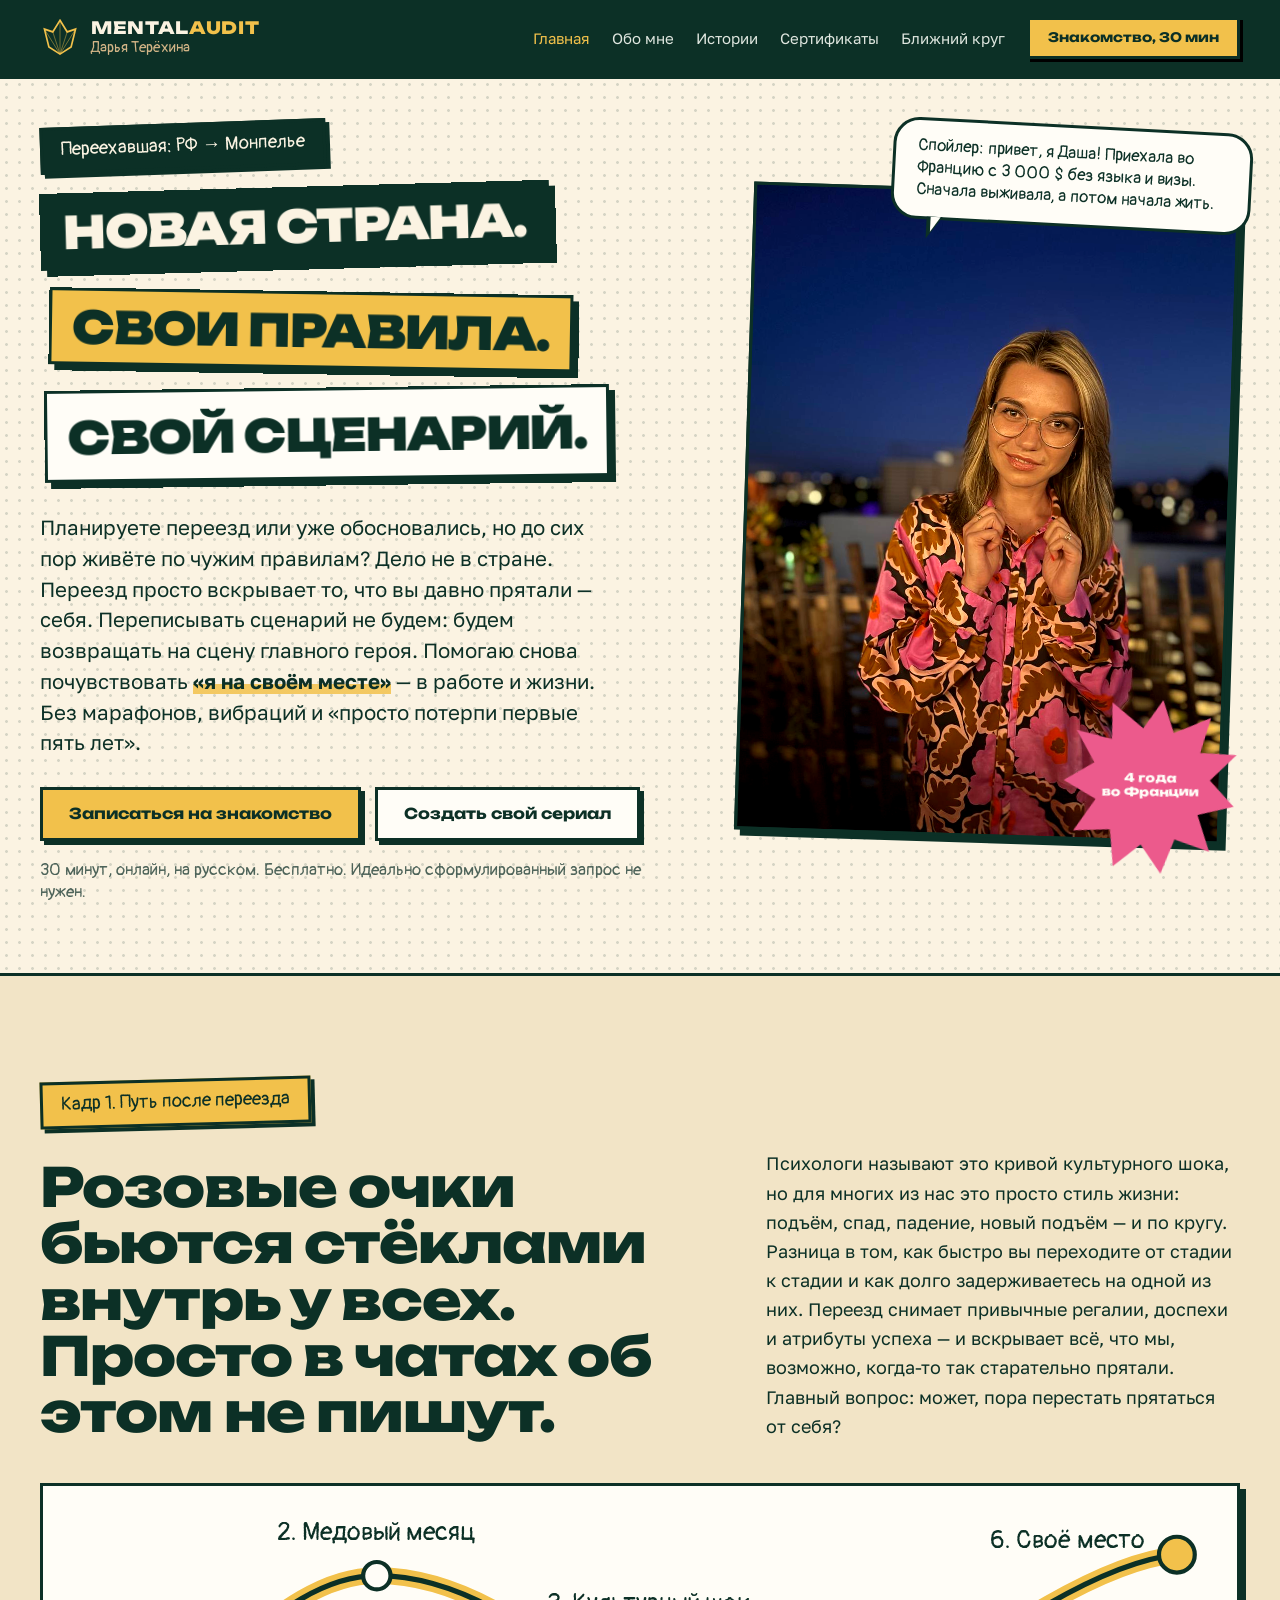
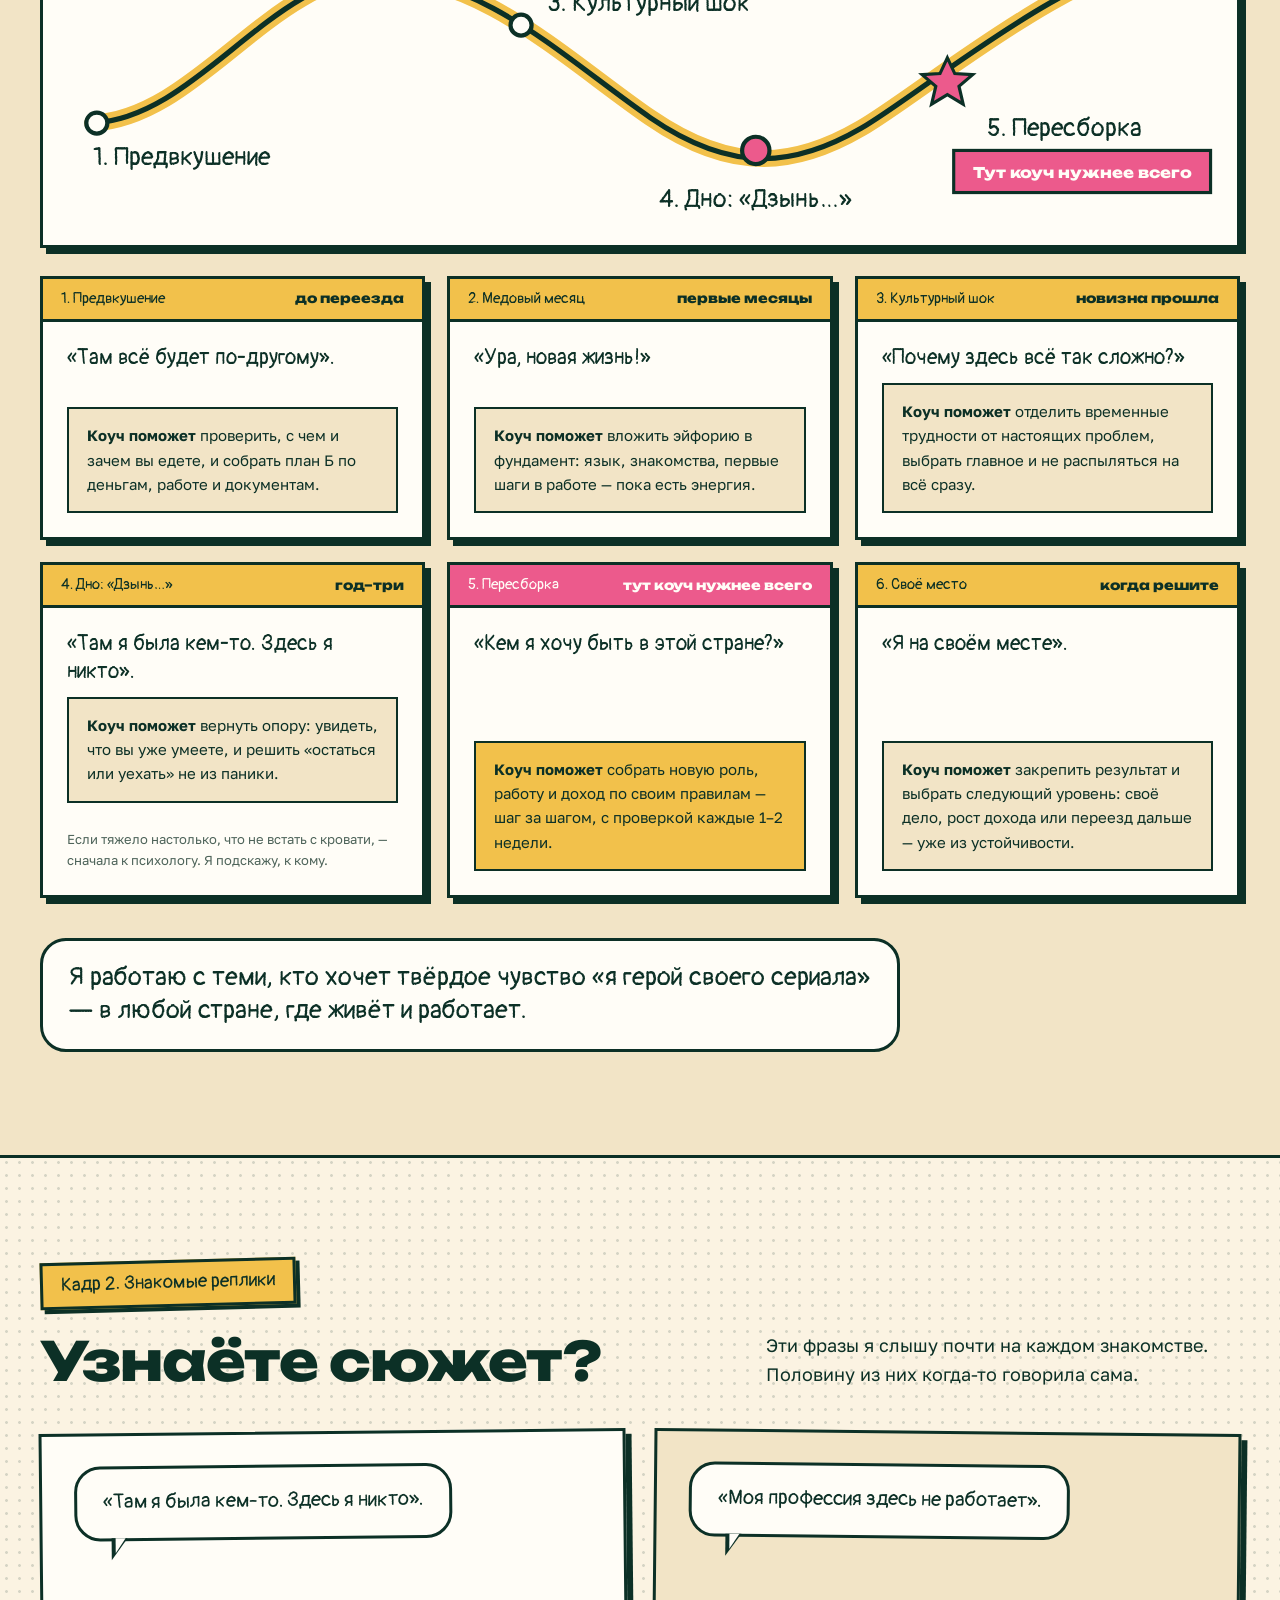
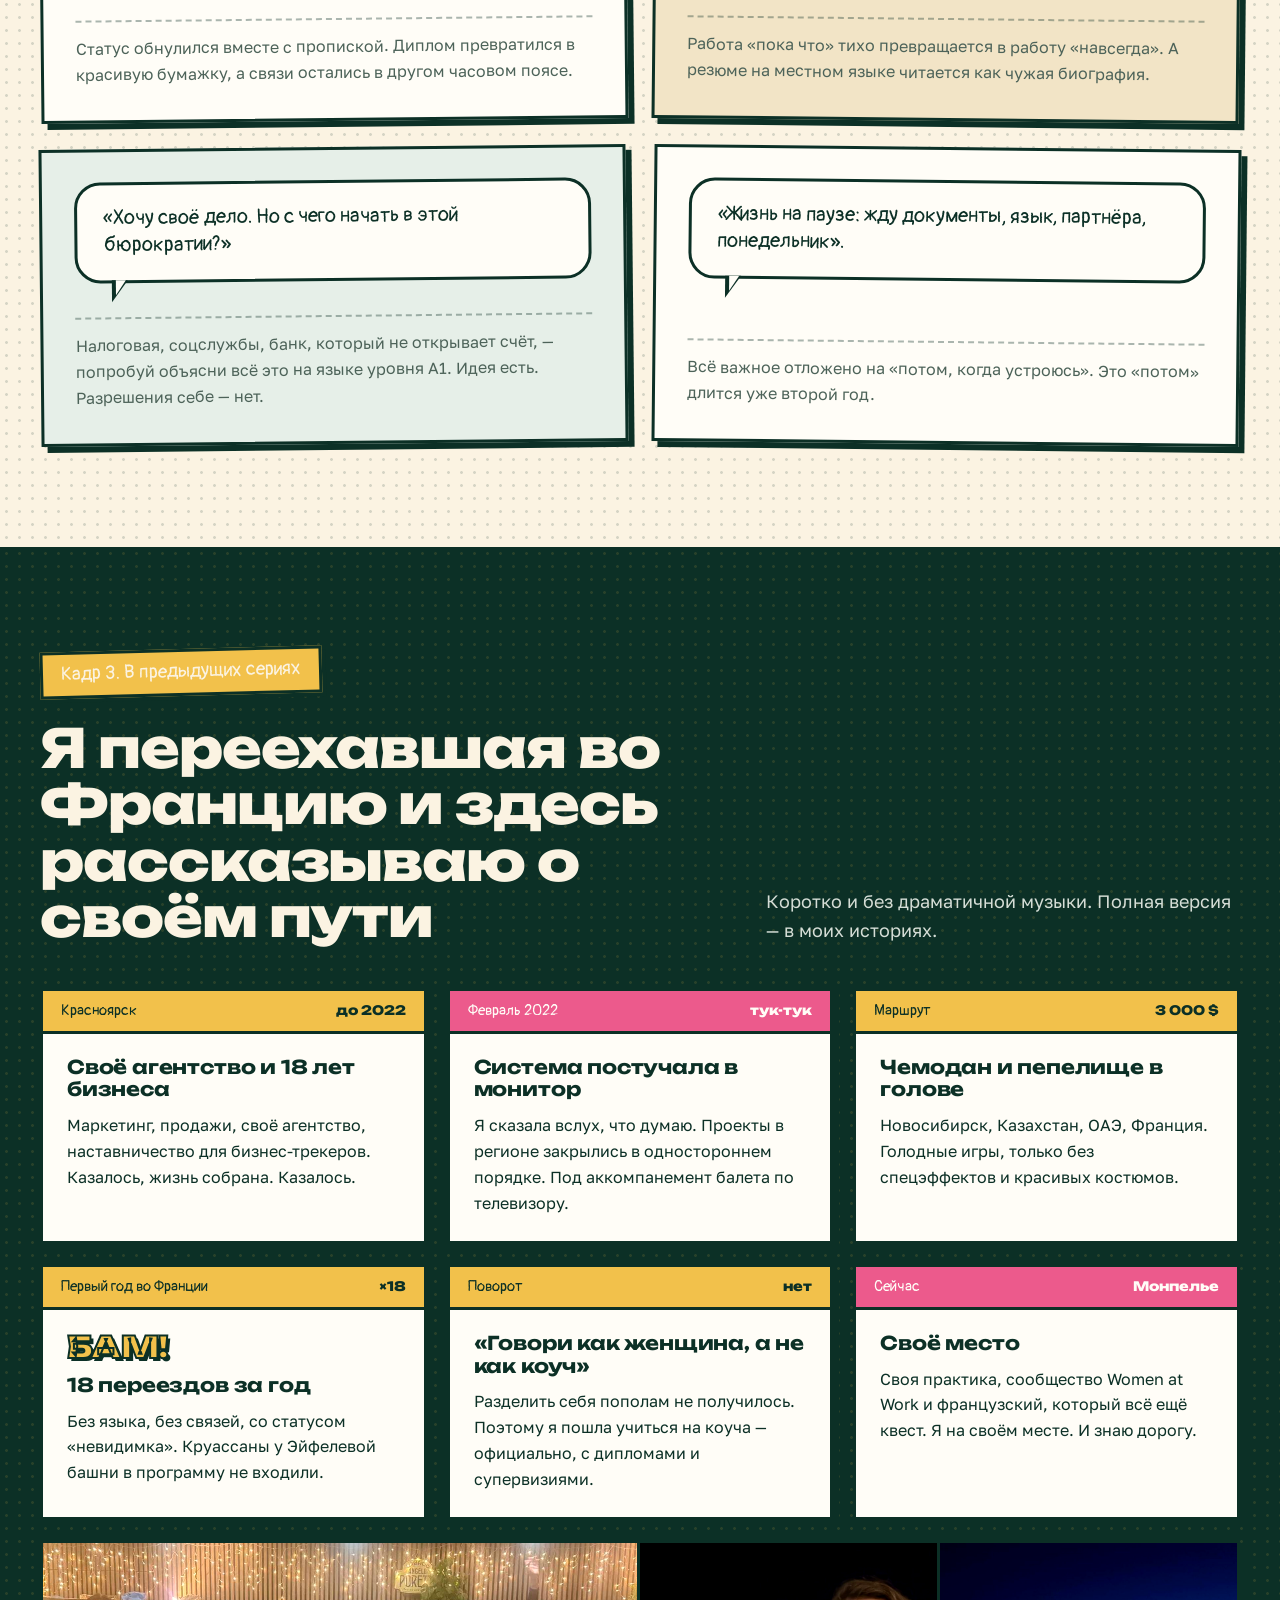
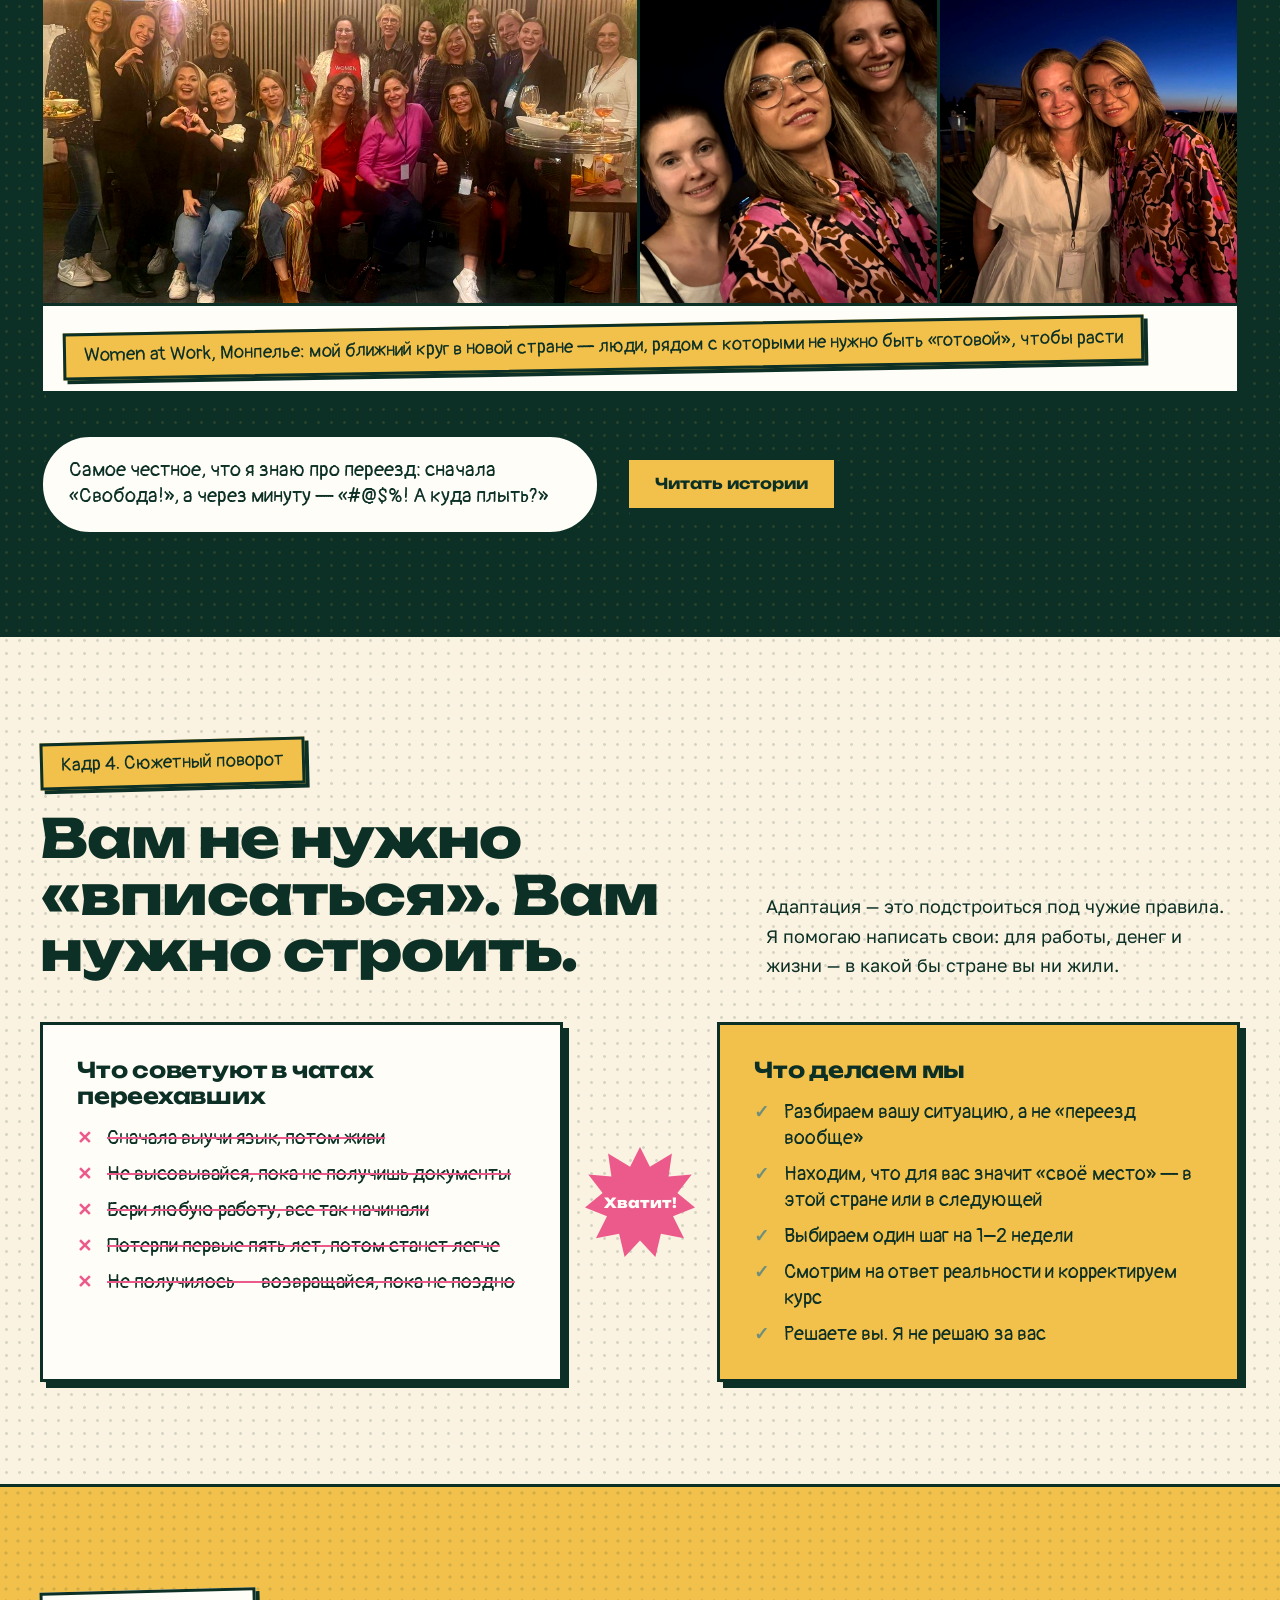
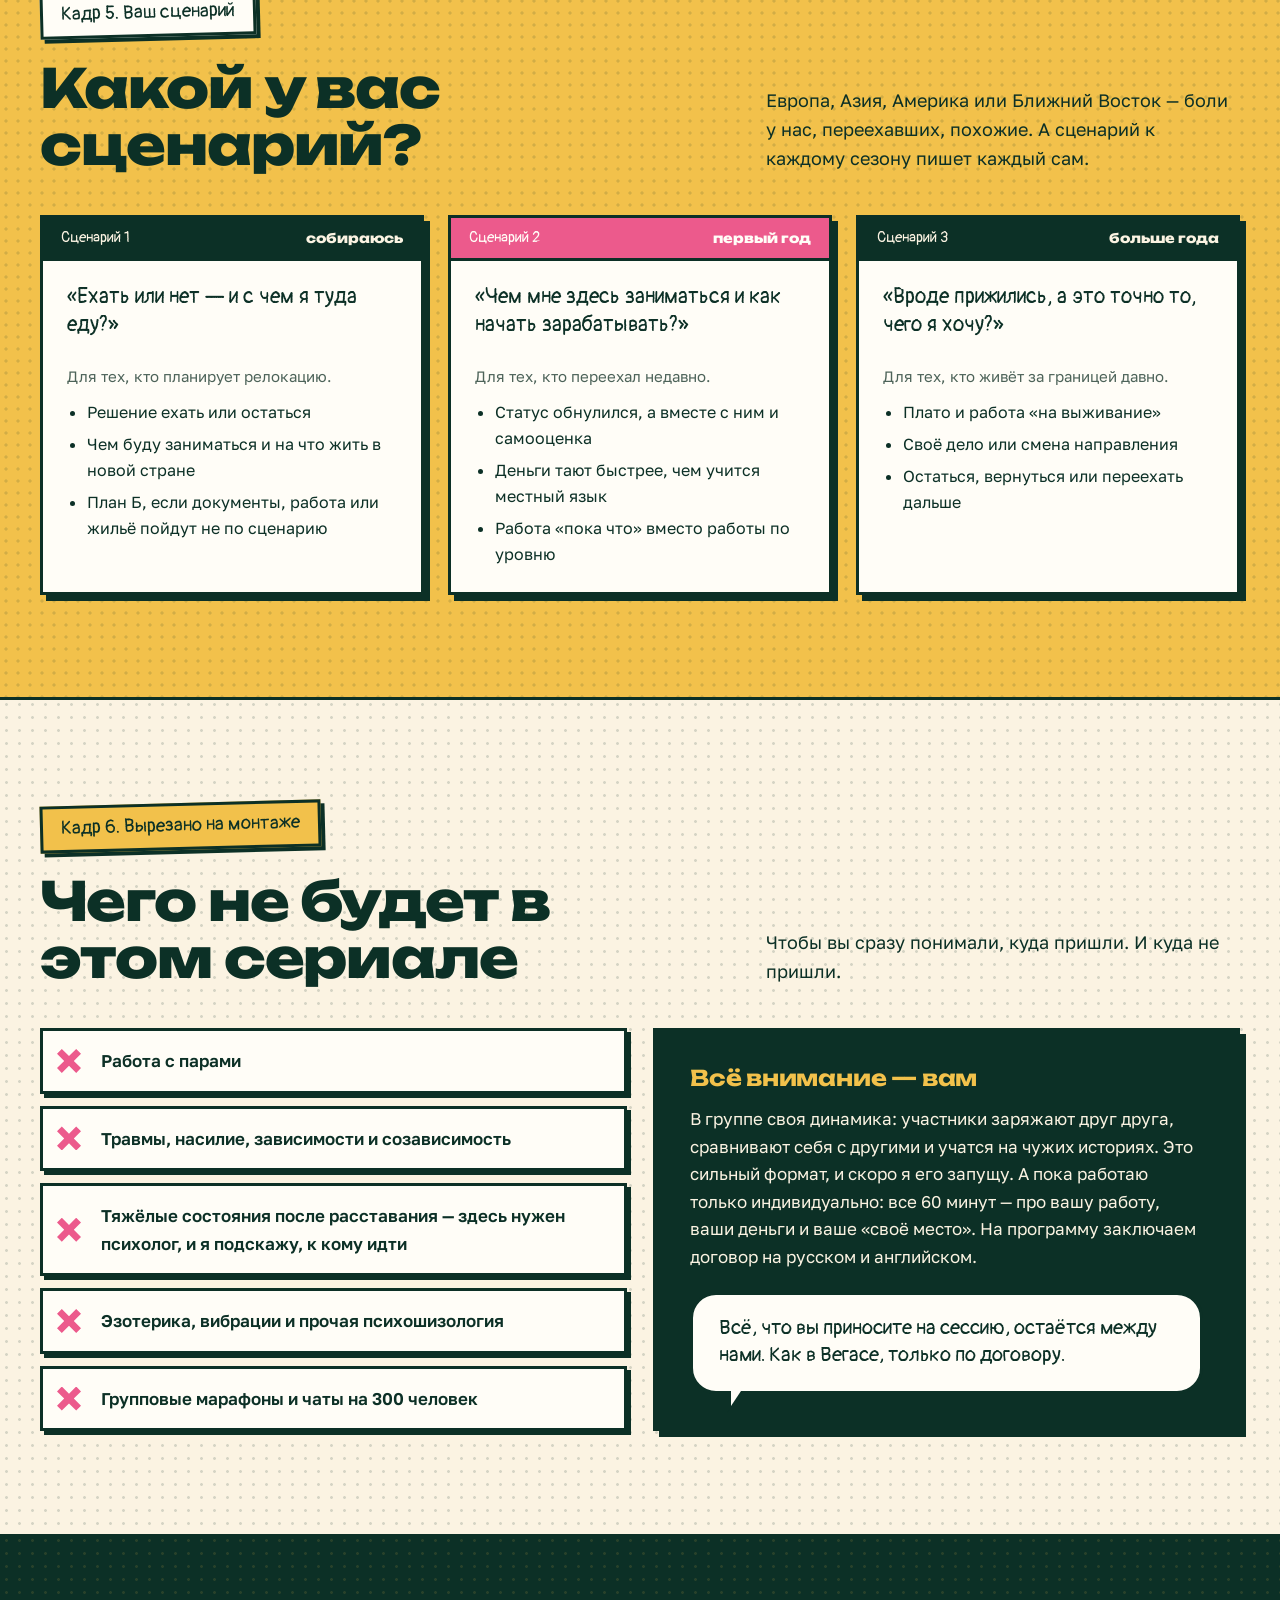
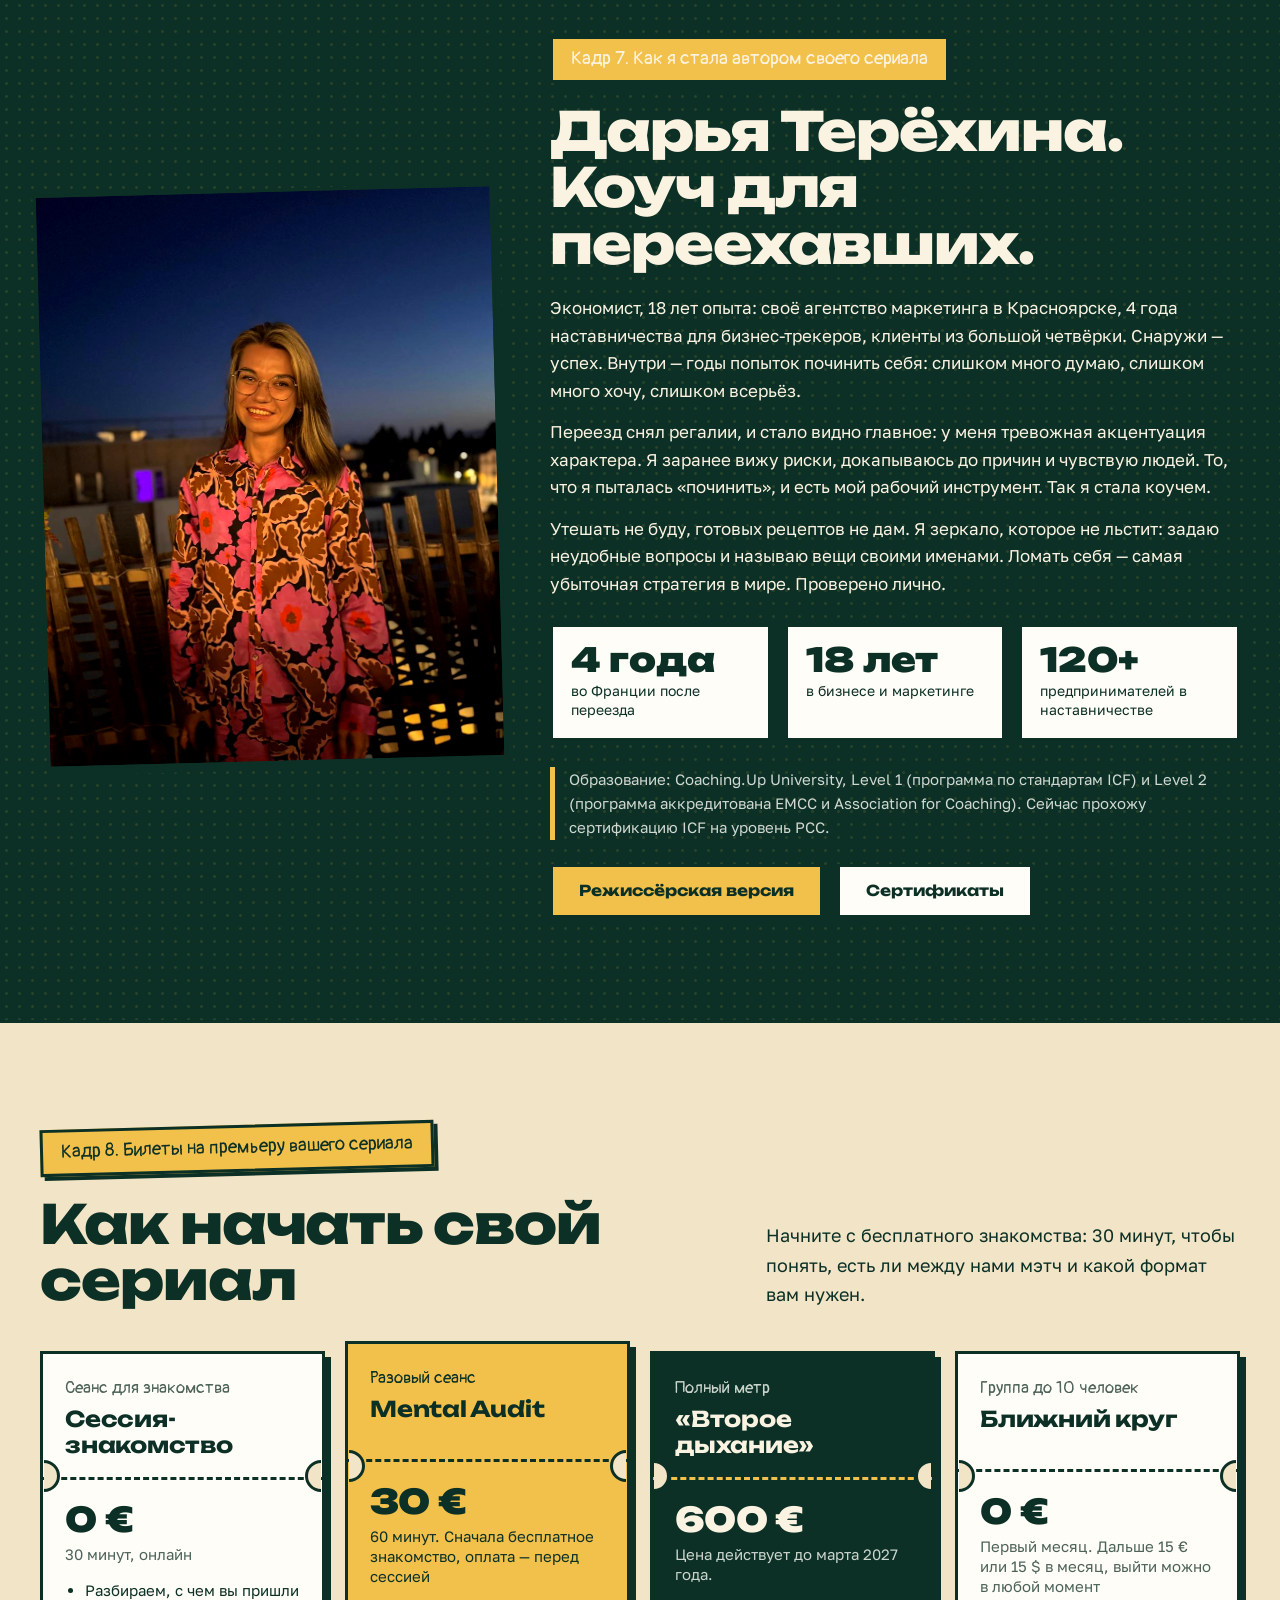
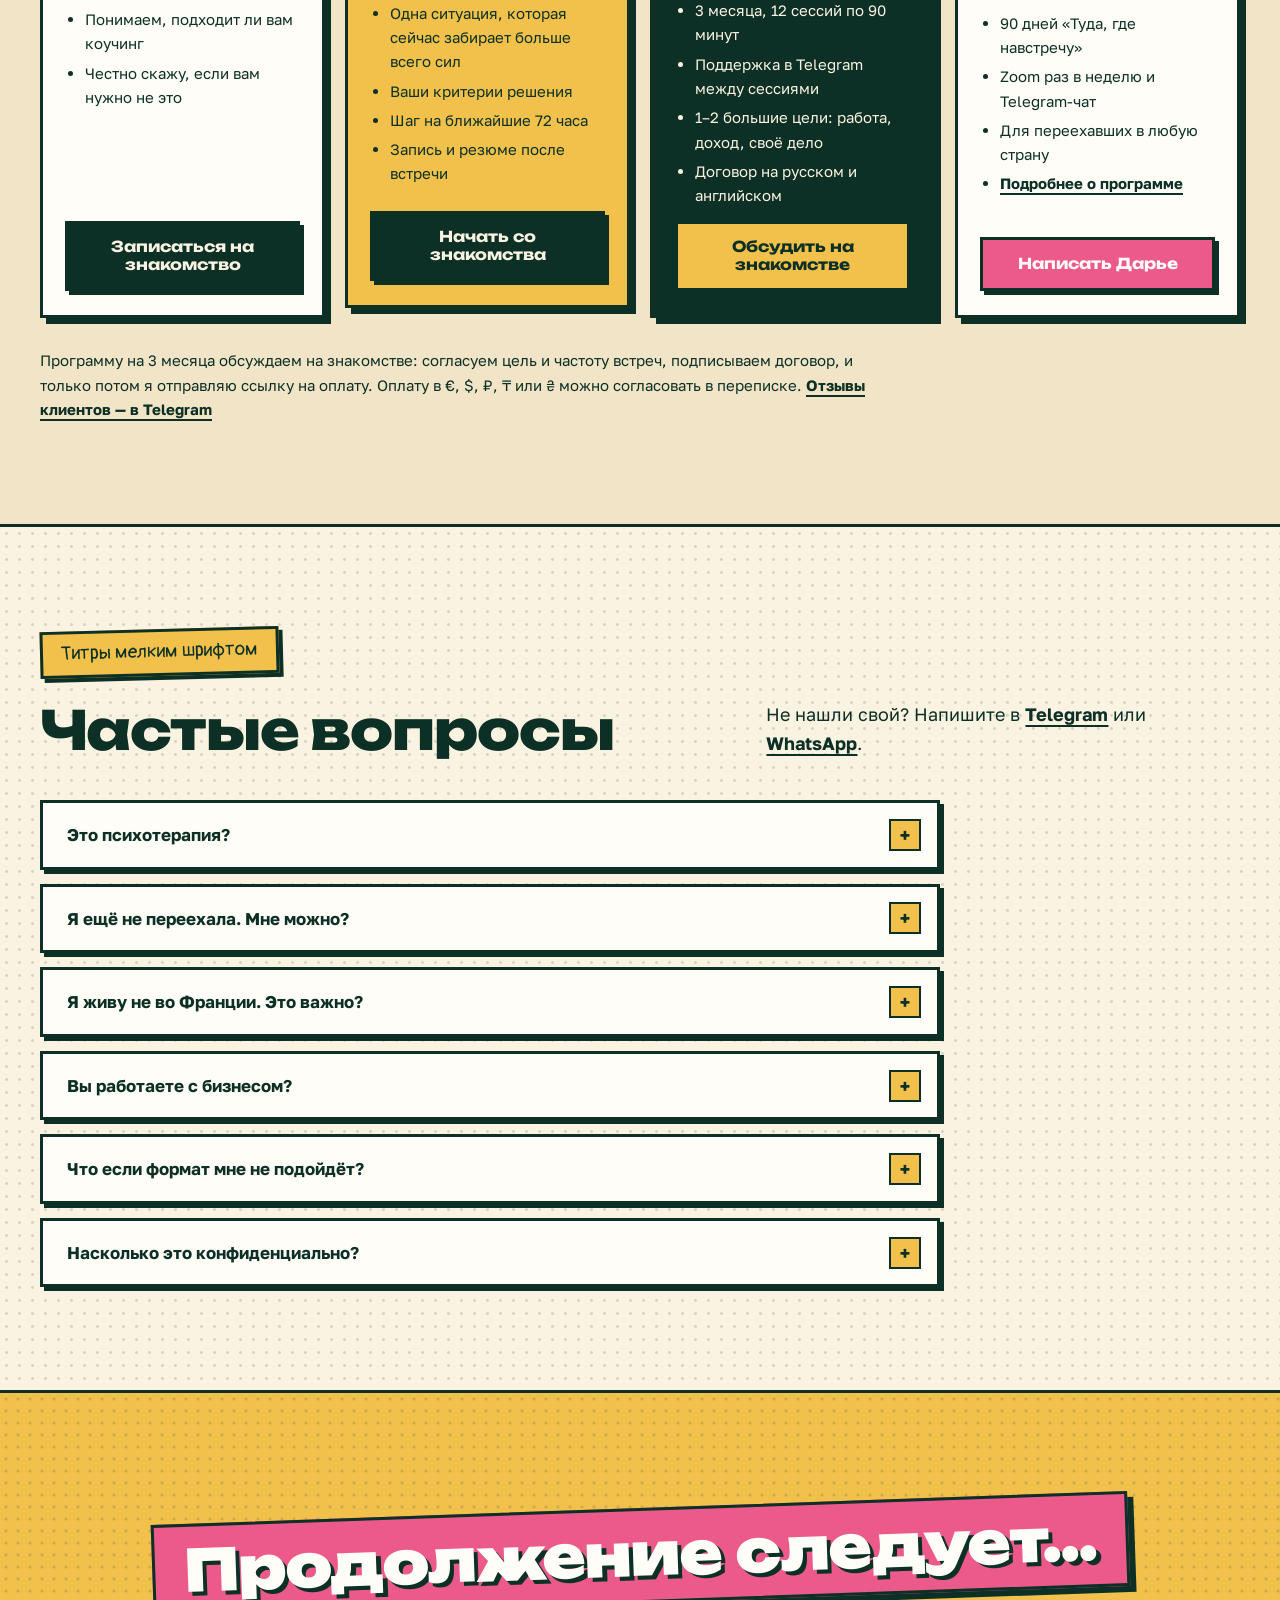
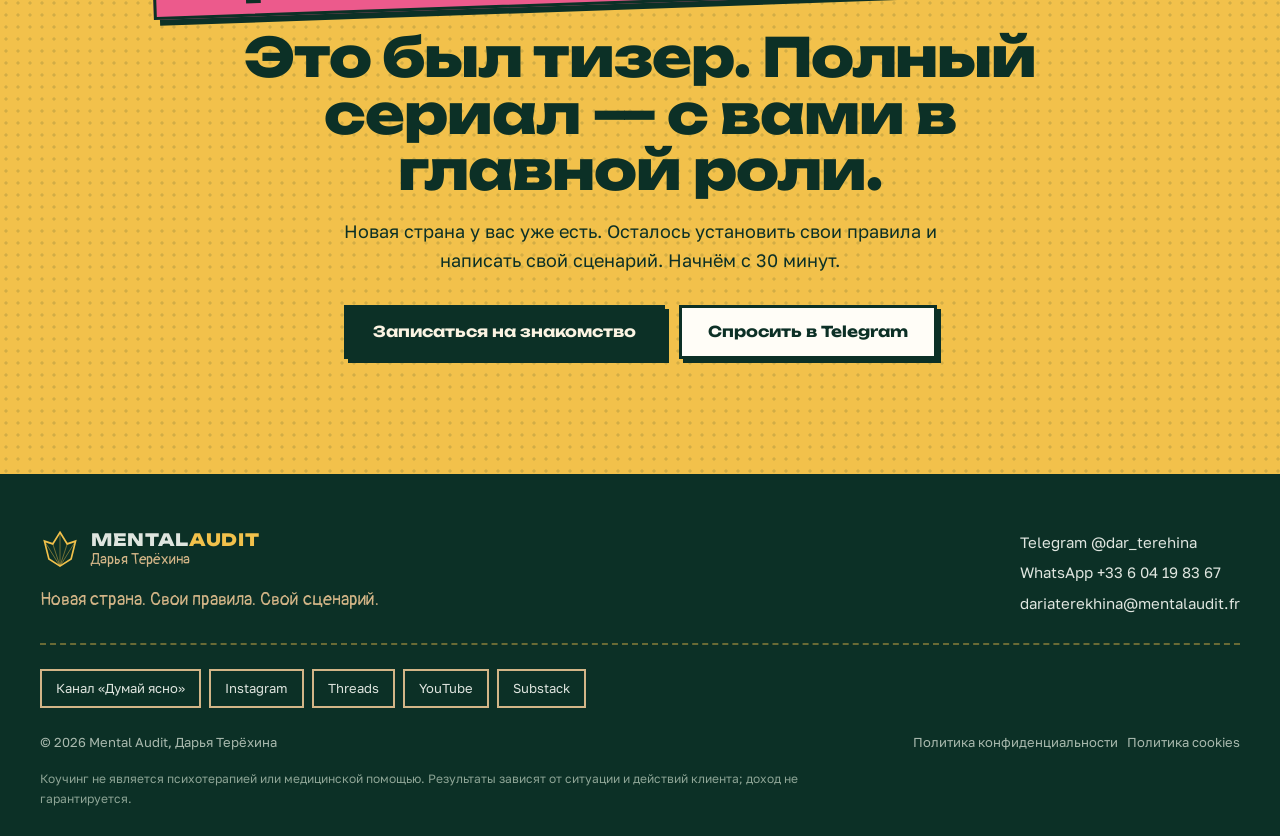
<file: index.html>
<!doctype html>
<html lang="ru">
<head>
<meta charset="utf-8">
<meta name="viewport" content="width=device-width, initial-scale=1">
<meta name="color-scheme" content="light">
<meta name="theme-color" content="#0c3026">
<title>Дарья Терёхина — коуч для переехавших, онлайн на русском | Mental Audit</title>
<meta name="description" content="Коучинг для тех, кто переехал или планирует переезд: работа, деньги, своё дело и жизнь в новой стране по своим правилам. Онлайн, на русском. Знакомство 30 минут — бесплатно.">
<meta property="og:title" content="Дарья Терёхина — коуч для переехавших, онлайн на русском">
<meta property="og:description" content="Коучинг для тех, кто переехал или планирует переезд: работа, деньги, своё дело и жизнь в новой стране по своим правилам. Онлайн, на русском. Знакомство 30 минут — бесплатно.">
<meta property="og:image" content="https://mentalaudit.fr/images/daria-portrait-collar.jpg">
<link rel="icon" type="image/svg+xml" href="mark.svg">
<link rel="preconnect" href="https://fonts.googleapis.com">
<link rel="preconnect" href="https://fonts.gstatic.com" crossorigin>
<link href="https://fonts.googleapis.com/css2?family=Golos+Text:wght@400;600;700&family=Pangolin&family=Unbounded:wght@700;800;900&display=swap" rel="stylesheet">
<link rel="stylesheet" href="style.css?v=20261124b">
<link rel="canonical" href="https://mentalaudit.fr/">
<meta property="og:url" content="https://mentalaudit.fr/">
<meta property="og:type" content="website">
<meta property="og:site_name" content="Mental Audit">
<meta property="og:locale" content="ru_RU">
<script type="application/ld+json">{"@context": "https://schema.org", "@type": "ProfessionalService", "name": "Mental Audit — Дарья Терёхина", "description": "Коучинг для тех, кто переехал или планирует переезд: работа, деньги, своё дело и жизнь в новой стране по своим правилам. Онлайн, на русском. Знакомство 30 минут — бесплатно.", "url": "https://mentalaudit.fr/", "image": "https://mentalaudit.fr/images/daria-portrait-collar.jpg", "areaServed": "Worldwide", "availableLanguage": "ru", "priceRange": "€€", "address": {"@type": "PostalAddress", "addressLocality": "Montpellier", "addressCountry": "FR"}, "founder": {"@type": "Person", "name": "Дарья Терёхина", "jobTitle": "Коуч для переехавших", "sameAs": ["https://t.me/dar_terehina"]}}</script>
</head>
<body>
<a class="skip" href="#main">К содержанию</a>
<header class="masthead">
  <div class="wrap">
    <a class="logo" href="index.html" aria-label="Mental Audit, на главную">
      <svg viewBox="0 0 72 72" fill="none" aria-hidden="true"><path d="M36 4 49 25 64 20 56 52 36 65 16 52 8 20 23 25 36 4Z" stroke="currentColor" stroke-width="3"/><path d="M36 4v61M8 20l28 45 28-45M23 25l13 40 13-40" stroke="currentColor" stroke-opacity=".5" stroke-width="1.6"/></svg>
      <span><b>MENTAL<span>AUDIT</span></b><small>Дарья Терёхина</small></span>
    </a>
    <nav class="nav" aria-label="Основная навигация">
      <a href="index.html" aria-current="page">Главная</a>
      <a href="about.html">Обо мне</a>
      <a href="blog.html">Истории</a>
      <a href="certificates.html">Сертификаты</a>
      <a href="krug.html">Ближний круг</a>
      <a class="btn btn-gold" href="https://cal.com/daria-mentalaudit/%D1%81%D0%B5%D1%81%D1%81%D0%B8%D1%8F-%D0%B7%D0%BD%D0%B0%D0%BA%D0%BE%D0%BC%D1%81%D1%82%D0%B2%D0%BE" target="_blank" rel="noopener">Знакомство, 30 мин</a>
    </nav>
  </div>
</header>

<main id="main">

<!-- ОБЛОЖКА -->
<section class="cover">
  <div class="wrap cover-grid">
    <div>
      <div class="issue">
        <span class="caption ink">Переехавшая: РФ → Монпелье</span>
      </div>
      <h1 class="headline"><span>Новая страна.</span><span>Свои правила.</span><span class="yo">Свой сценарий.</span></h1>
      <p class="lead">Планируете переезд или уже обосновались, но до сих пор живёте по чужим правилам? Дело не в стране. Переезд просто вскрывает то, что вы давно прятали — себя. Переписывать сценарий не будем: будем возвращать на сцену главного героя. Помогаю снова почувствовать <strong>«я на своём месте»</strong> — в работе и жизни. Без марафонов, вибраций и «просто потерпи первые пять лет».</p>
      <div class="cta-row">
        <a class="btn btn-gold" href="https://cal.com/daria-mentalaudit/%D1%81%D0%B5%D1%81%D1%81%D0%B8%D1%8F-%D0%B7%D0%BD%D0%B0%D0%BA%D0%BE%D0%BC%D1%81%D1%82%D0%B2%D0%BE" target="_blank" rel="noopener">Записаться на знакомство</a>
        <a class="btn" href="#tickets">Создать свой сериал</a>
      </div>
      <p class="cover-note">30 минут, онлайн, на русском. Бесплатно. Идеально сформулированный запрос не нужен.</p>
    </div>
    <div class="cover-art">
      <div class="panel halftone cover-photo"><img src="images/daria-portrait-collar.jpg" alt="Дарья Терёхина на террасе вечером в Монпелье" fetchpriority="high"></div>
      <p class="bubble">Спойлер: привет, я Даша! Приехала во Францию с 3&nbsp;000&nbsp;$ без языка и визы. Сначала выживала, а потом начала жить.</p>
      <div class="burst" aria-hidden="true"><span>4 года<br>во Франции</span></div>
    </div>
  </div>
</section>

<!-- КАДР 1: ПУТЬ ЭМИГРАНТА -->
<section class="scene scene-paper2" id="path">
  <div class="wrap">
    <div class="scene-head">
      <span class="caption">Кадр 1. Путь после переезда</span>
      <h2>Розовые очки бьются стёклами внутрь у всех. Просто в чатах об этом не пишут.</h2>
      <p>Психологи называют это кривой культурного шока, но для многих из нас это просто стиль жизни: подъём, спад, падение, новый подъём — и по кругу. Разница в том, как быстро вы переходите от стадии к стадии и как долго задерживаетесь на одной из них. Переезд снимает привычные регалии, доспехи и атрибуты успеха — и вскрывает всё, что мы, возможно, когда-то так старательно прятали. Главный вопрос: может, пора перестать прятаться от себя?</p>
    </div>
    <div class="panel arc-panel">
      <svg viewBox="0 0 1100 320" role="img" aria-label="Кривая культурного шока: предвкушение, медовый месяц, культурный шок, дно, пересборка, своё место">
        <path d="M30 210 C130 205 200 70 300 70 S480 150 560 205 S700 250 760 215 S960 60 1060 50" fill="none" stroke="#f2c14b" stroke-width="16" stroke-linecap="round"/>
        <path d="M30 210 C130 205 200 70 300 70 S480 150 560 205 S700 250 760 215 S960 60 1060 50" fill="none" stroke="#0c3026" stroke-width="5" stroke-linecap="round"/>
        <circle cx="34" cy="210" r="10" fill="#fffdf7" stroke="#0c3026" stroke-width="4"/>
        <circle cx="300" cy="70" r="13" fill="#fffdf7" stroke="#0c3026" stroke-width="4"/>
        <circle cx="437" cy="117" r="10" fill="#fffdf7" stroke="#0c3026" stroke-width="4"/>
        <circle cx="660" cy="236" r="13" fill="#ec5a8c" stroke="#0c3026" stroke-width="4"/>
        <polygon points="842,148 849,163 866,164 853,175 857,192 842,183 827,192 831,175 818,164 835,163" fill="#ec5a8c" stroke="#0c3026" stroke-width="3"/>
        <circle cx="1060" cy="50" r="17" fill="#f2c14b" stroke="#0c3026" stroke-width="4"/>
        <text x="30" y="250" font-family="Pangolin, cursive" font-size="24" fill="#0c3026">1. Предвкушение</text>
        <text x="300" y="36" text-anchor="middle" font-family="Pangolin, cursive" font-size="24" fill="#0c3026">2. Медовый месяц</text>
        <text x="462" y="104" text-anchor="start" font-family="Pangolin, cursive" font-size="24" fill="#0c3026">3. Культурный шок</text>
        <text x="660" y="290" text-anchor="middle" font-family="Pangolin, cursive" font-size="24" fill="#0c3026">4. Дно: «Дзынь…»</text>
        <text x="880" y="222" font-family="Pangolin, cursive" font-size="24" fill="#0c3026">5. Пересборка</text>
        <rect x="848" y="236" width="244" height="40" fill="#ec5a8c" stroke="#0c3026" stroke-width="3"/>
        <text x="970" y="262" text-anchor="middle" font-family="Unbounded, sans-serif" font-weight="800" font-size="14" fill="#fffdf7">Тут коуч нужнее всего</text>
        <text x="1030" y="44" text-anchor="end" font-family="Pangolin, cursive" font-size="24" fill="#0c3026">6. Своё место</text>
      </svg>
    </div>
    <div class="stages">
      <article class="frame stage">
        <div class="frame-top"><span>1. Предвкушение</span><b>до переезда</b></div>
        <div class="frame-body"><p class="q">«Там всё будет по-другому».</p><p class="coach-help"><b>Коуч поможет</b> проверить, с чем и зачем вы едете, и собрать план Б по деньгам, работе и документам.</p></div>
      </article>
      <article class="frame stage">
        <div class="frame-top"><span>2. Медовый месяц</span><b>первые месяцы</b></div>
        <div class="frame-body"><p class="q">«Ура, новая жизнь!»</p><p class="coach-help"><b>Коуч поможет</b> вложить эйфорию в фундамент: язык, знакомства, первые шаги в работе — пока есть энергия.</p></div>
      </article>
      <article class="frame stage">
        <div class="frame-top"><span>3. Культурный шок</span><b>новизна прошла</b></div>
        <div class="frame-body"><p class="q">«Почему здесь всё так сложно?»</p><p class="coach-help"><b>Коуч поможет</b> отделить временные трудности от настоящих проблем, выбрать главное и не распыляться на всё сразу.</p></div>
      </article>
      <article class="frame stage">
        <div class="frame-top"><span>4. Дно: «Дзынь…»</span><b>год–три</b></div>
        <div class="frame-body"><p class="q">«Там я была кем-то. Здесь я никто».</p><p class="coach-help"><b>Коуч поможет</b> вернуть опору: увидеть, что вы уже умеете, и решить «остаться или уехать» не из паники.</p><p class="small-note">Если тяжело настолько, что не встать с кровати, — сначала к психологу. Я подскажу, к кому.</p></div>
      </article>
      <article class="frame stage key">
        <div class="frame-top"><span>5. Пересборка</span><b>тут коуч нужнее всего</b></div>
        <div class="frame-body"><p class="q">«Кем я хочу быть в этой стране?»</p><p class="coach-help"><b>Коуч поможет</b> собрать новую роль, работу и доход по своим правилам — шаг за шагом, с проверкой каждые 1–2 недели.</p></div>
      </article>
      <article class="frame stage">
        <div class="frame-top"><span>6. Своё место</span><b>когда решите</b></div>
        <div class="frame-body"><p class="q">«Я на своём месте».</p><p class="coach-help"><b>Коуч поможет</b> закрепить результат и выбрать следующий уровень: своё дело, рост дохода или переезд дальше — уже из устойчивости.</p></div>
      </article>
    </div>
    <p class="bubble no-tail promise-c">Я работаю с теми, кто хочет твёрдое чувство «я герой своего сериала» — в любой стране, где живёт и работает.</p>
  </div>
</section>

<!-- КАДР 2 -->
<section class="scene" id="plot">
  <div class="wrap">
    <div class="scene-head">
      <span class="caption">Кадр 2. Знакомые реплики</span>
      <h2>Узнаёте сюжет?</h2>
      <p>Эти фразы я слышу почти на каждом знакомстве. Половину из них когда-то говорила сама.</p>
    </div>
    <div class="plot">
      <article class="panel panel-pad">
        <p class="bubble">«Там я была кем-то. Здесь я никто».</p>
        <p class="narr">Статус обнулился вместе с пропиской. Диплом превратился в красивую бумажку, а связи остались в другом часовом поясе.</p>
      </article>
      <article class="panel panel-pad">
        <p class="bubble">«Моя профессия здесь не работает».</p>
        <p class="narr">Работа «пока что» тихо превращается в работу «навсегда». А резюме на местном языке читается как чужая биография.</p>
      </article>
      <article class="panel panel-pad">
        <p class="bubble">«Хочу своё дело. Но с чего начать в этой бюрократии?»</p>
        <p class="narr">Налоговая, соцслужбы, банк, который не открывает счёт, — попробуй объясни всё это на языке уровня А1. Идея есть. Разрешения себе — нет.</p>
      </article>
      <article class="panel panel-pad">
        <p class="bubble">«Жизнь на паузе: жду документы, язык, партнёра, понедельник».</p>
        <p class="narr">Всё важное отложено на «потом, когда устроюсь». Это «потом» длится уже второй год.</p>
      </article>
    </div>
  </div>
</section>

<!-- КАДР 2 -->
<section class="scene scene-ink" id="previously">
  <div class="wrap">
    <div class="scene-head">
      <span class="caption">Кадр 3. В предыдущих сериях</span>
      <h2>Я переехавшая во Францию и здесь рассказываю о своём пути</h2>
      <p>Коротко и без драматичной музыки. Полная версия — в моих историях.</p>
    </div>
    <div class="strip">
      <article class="frame">
        <div class="frame-top"><span>Красноярск</span><b>до 2022</b></div>
        <div class="frame-body"><h3>Своё агентство и 18 лет бизнеса</h3><p>Маркетинг, продажи, своё агентство, наставничество для бизнес-трекеров. Казалось, жизнь собрана. Казалось.</p></div>
      </article>
      <article class="frame accent">
        <div class="frame-top"><span>Февраль 2022</span><b>тук-тук</b></div>
        <div class="frame-body"><h3>Система постучала в монитор</h3><p>Я сказала вслух, что думаю. Проекты в регионе закрылись в одностороннем порядке. Под аккомпанемент балета по телевизору.</p></div>
      </article>
      <article class="frame">
        <div class="frame-top"><span>Маршрут</span><b>3 000 $</b></div>
        <div class="frame-body"><h3>Чемодан и пепелище в голове</h3><p>Новосибирск, Казахстан, ОАЭ, Франция. Голодные игры, только без спецэффектов и красивых костюмов.</p></div>
      </article>
      <article class="frame">
        <div class="frame-top"><span>Первый год во Франции</span><b>×18</b></div>
        <div class="frame-body"><span class="sfx">БАМ!</span><h3>18 переездов за год</h3><p>Без языка, без связей, со статусом «невидимка». Круассаны у Эйфелевой башни в программу не входили.</p></div>
      </article>
      <article class="frame">
        <div class="frame-top"><span>Поворот</span><b>нет</b></div>
        <div class="frame-body"><h3>«Говори как женщина, а не как коуч»</h3><p>Разделить себя пополам не получилось. Поэтому я пошла учиться на коуча — официально, с дипломами и супервизиями.</p></div>
      </article>
      <article class="frame accent">
        <div class="frame-top"><span>Сейчас</span><b>Монпелье</b></div>
        <div class="frame-body"><h3>Своё место</h3><p>Своя практика, сообщество Women at Work и французский, который всё ещё квест. Я на своём месте. И знаю дорогу.</p></div>
      </article>
      <figure class="frame collage-frame" style="margin:0">
        <div class="collage">
          <div class="halftone c-main"><img src="images/daria-waw-group.jpg" alt="Участницы женского предпринимательского сообщества Women at Work на вечерней встрече в Монпелье" loading="lazy" style="object-position:center 40%"></div>
          <div class="halftone"><img src="images/daria-waw-selfie.jpg" alt="Дарья с подругами на вечернем селфи" loading="lazy" style="object-position:center 35%"></div>
          <div class="halftone"><img src="images/daria-waw-duo.jpg" alt="Дарья с подругой на террасе на закате" loading="lazy" style="object-position:center 45%"></div>
        </div>
        <figcaption class="collage-cap"><span class="caption">Women at Work, Монпелье: мой ближний круг в новой стране — люди, рядом с которыми не нужно быть «готовой», чтобы расти</span></figcaption>
      </figure>
    </div>
    <div class="strip-out">
      <p class="bubble thought no-tail" style="color:var(--ink)">Самое честное, что я знаю про переезд: сначала «Свобода!», а через минуту — «#@$%! А куда плыть?»</p>
      <a class="btn btn-gold" href="blog.html">Читать истории</a>
    </div>
  </div>
</section>

<!-- КАДР 3 -->
<section class="scene" id="twist">
  <div class="wrap">
    <div class="scene-head">
      <span class="caption">Кадр 4. Сюжетный поворот</span>
      <h2>Вам не нужно «вписаться». Вам нужно строить.</h2>
      <p>Адаптация — это подстроиться под чужие правила. Я помогаю написать свои: для работы, денег и жизни — в какой бы стране вы ни жили.</p>
    </div>
    <div class="vs">
      <article class="panel advice">
        <h3>Что советуют в чатах переехавших</h3>
        <ul>
          <li>Сначала выучи язык, потом живи</li>
          <li>Не высовывайся, пока не получишь документы</li>
          <li>Бери любую работу, все так начинали</li>
          <li>Потерпи первые пять лет, потом станет легче</li>
          <li>Не получилось — возвращайся, пока не поздно</li>
        </ul>
      </article>
      <div class="vs-mid"><div class="burst"><span>Хватит!</span></div></div>
      <article class="panel ours">
        <h3>Что делаем мы</h3>
        <ul>
          <li>Разбираем вашу ситуацию, а не «переезд вообще»</li>
          <li>Находим, что для вас значит «своё место» — в этой стране или в следующей</li>
          <li>Выбираем один шаг на 1–2 недели</li>
          <li>Смотрим на ответ реальности и корректируем курс</li>
          <li>Решаете вы. Я не решаю за вас</li>
        </ul>
      </article>
    </div>
  </div>
</section>

<!-- КАДР 4 -->
<section class="scene scene-gold" id="casting">
  <div class="wrap">
    <div class="scene-head">
      <span class="caption paper">Кадр 5. Ваш сценарий</span>
      <h2>Какой у вас сценарий?</h2>
      <p>Европа, Азия, Америка или Ближний Восток — боли у нас, переехавших, похожие. А сценарий к каждому сезону пишет каждый сам.</p>
    </div>
    <div class="seasons">
      <article class="frame season">
        <div class="frame-top"><span>Сценарий 1</span><b>собираюсь</b></div>
        <div class="frame-body">
          <p class="q">«Ехать или нет — и с чем я туда еду?»</p>
          <p class="who">Для тех, кто планирует релокацию.</p>
          <ul><li>Решение ехать или остаться</li><li>Чем буду заниматься и на что жить в новой стране</li><li>План Б, если документы, работа или жильё пойдут не по сценарию</li></ul>
        </div>
      </article>
      <article class="frame season">
        <div class="frame-top"><span>Сценарий 2</span><b>первый год</b></div>
        <div class="frame-body">
          <p class="q">«Чем мне здесь заниматься и как начать зарабатывать?»</p>
          <p class="who">Для тех, кто переехал недавно.</p>
          <ul><li>Статус обнулился, а вместе с ним и самооценка</li><li>Деньги тают быстрее, чем учится местный язык</li><li>Работа «пока что» вместо работы по уровню</li></ul>
        </div>
      </article>
      <article class="frame season">
        <div class="frame-top"><span>Сценарий 3</span><b>больше года</b></div>
        <div class="frame-body">
          <p class="q">«Вроде прижились, а это точно то, чего я хочу?»</p>
          <p class="who">Для тех, кто живёт за границей давно.</p>
          <ul><li>Плато и работа «на выживание»</li><li>Своё дело или смена направления</li><li>Остаться, вернуться или переехать дальше</li></ul>
        </div>
      </article>
    </div>
  </div>
</section>

<!-- КАДР 5 -->
<section class="scene" id="cut">
  <div class="wrap">
    <div class="scene-head">
      <span class="caption">Кадр 6. Вырезано на монтаже</span>
      <h2>Чего не будет в этом сериале</h2>
      <p>Чтобы вы сразу понимали, куда пришли. И куда не пришли.</p>
    </div>
    <div class="cut">
      <ul class="cut-list">
        <li>Работа с парами</li>
        <li>Травмы, насилие, зависимости и созависимость</li>
        <li>Тяжёлые состояния после расставания — здесь нужен психолог, и я подскажу, к кому идти</li>
        <li>Эзотерика, вибрации и прочая психошизология</li>
        <li>Групповые марафоны и чаты на 300 человек</li>
      </ul>
      <article class="panel secret">
        <h3>Всё внимание — вам</h3>
        <p>В группе своя динамика: участники заряжают друг друга, сравнивают себя с другими и учатся на чужих историях. Это сильный формат, и скоро я его запущу. А пока работаю только индивидуально: все 60&nbsp;минут — про вашу работу, ваши деньги и ваше «своё место». На программу заключаем договор на русском и английском.</p>
        <p class="bubble">Всё, что вы приносите на сессию, остаётся между нами. Как в Вегасе, только по договору.</p>
      </article>
    </div>
  </div>
</section>

<!-- КАДР 6 -->
<section class="scene scene-ink" id="author">
  <div class="wrap hero-grid">
    <div class="panel halftone hero-photo"><img src="images/daria-portrait-standing.jpg" alt="Портрет Дарьи Терёхиной" loading="lazy"></div>
    <div>
      <span class="caption">Кадр 7. Как я стала автором своего сериала</span>
      <h2 style="margin:20px 0 22px">Дарья Терёхина. Коуч для переехавших.</h2>
      <p>Экономист, 18 лет опыта: своё агентство маркетинга в Красноярске, 4 года наставничества для бизнес-трекеров, клиенты из большой четвёрки. Снаружи — успех. Внутри — годы попыток починить себя: слишком много думаю, слишком много хочу, слишком всерьёз.</p>
      <p>Переезд снял регалии, и стало видно главное: у меня тревожная акцентуация характера. Я заранее вижу риски, докапываюсь до причин и чувствую людей. То, что я пыталась «починить», и есть мой рабочий инструмент. Так я стала коучем.</p>
      <p>Утешать не буду, готовых рецептов не дам. Я зеркало, которое не льстит: задаю неудобные вопросы и называю вещи своими именами. Ломать себя — самая убыточная стратегия в мире. Проверено лично.</p>
      <div class="facts">
        <div class="fact"><b>4 года</b><span>во Франции после переезда</span></div>
        <div class="fact"><b>18 лет</b><span>в бизнесе и маркетинге</span></div>
        <div class="fact"><b>120+</b><span>предпринимателей в наставничестве</span></div>
      </div>
      <p class="creds">Образование: Coaching.Up University, Level 1 (программа по стандартам ICF) и Level 2 (программа аккредитована EMCC и Association for Coaching). Сейчас прохожу сертификацию ICF на уровень PCC.</p>
      <div class="cta-row">
        <a class="btn btn-gold" href="about.html">Режиссёрская версия</a>
        <a class="btn" href="certificates.html">Сертификаты</a>
      </div>
    </div>
  </div>
</section>

<!-- КАДР 7 -->
<section class="scene scene-paper2" id="tickets">
  <div class="wrap">
    <div class="scene-head">
      <span class="caption">Кадр 8. Билеты на премьеру вашего сериала</span>
      <h2>Как начать свой сериал</h2>
      <p>Начните с бесплатного знакомства: 30 минут, чтобы понять, есть ли между нами мэтч и какой формат вам нужен.</p>
    </div>
    <div class="tickets tickets4">
      <article class="ticket">
        <div class="ticket-head"><small>Сеанс для знакомства</small><h3>Сессия-знакомство</h3></div>
        <div class="ticket-body">
          <p class="price">0 €<small>30 минут, онлайн</small></p>
          <ul><li>Разбираем, с чем вы пришли</li><li>Понимаем, подходит ли вам коучинг</li><li>Честно скажу, если вам нужно не это</li></ul>
          <a class="btn btn-ink" href="https://cal.com/daria-mentalaudit/%D1%81%D0%B5%D1%81%D1%81%D0%B8%D1%8F-%D0%B7%D0%BD%D0%B0%D0%BA%D0%BE%D0%BC%D1%81%D1%82%D0%B2%D0%BE" target="_blank" rel="noopener">Записаться на знакомство</a>
        </div>
      </article>
      <article class="ticket main">
        <div class="ticket-head"><small>Разовый сеанс</small><h3>Mental Audit</h3></div>
        <div class="ticket-body">
          <p class="price">30 €<small>60 минут. Сначала бесплатное знакомство, оплата — перед сессией</small></p>
          <ul><li>Одна ситуация, которая сейчас забирает больше всего сил</li><li>Ваши критерии решения</li><li>Шаг на ближайшие 72 часа</li><li>Запись и резюме после встречи</li></ul>
          <a class="btn btn-ink" href="https://cal.com/daria-mentalaudit/%D1%81%D0%B5%D1%81%D1%81%D0%B8%D1%8F-%D0%B7%D0%BD%D0%B0%D0%BA%D0%BE%D0%BC%D1%81%D1%82%D0%B2%D0%BE" target="_blank" rel="noopener">Начать со знакомства</a>
        </div>
      </article>
      <article class="ticket dark">
        <div class="ticket-head"><small>Полный метр</small><h3>«Второе дыхание»</h3></div>
        <div class="ticket-body">
          <p class="price">600 €<small>Цена действует до марта 2027 года.</small></p>
          <ul><li>3 месяца, 12 сессий по 90 минут</li><li>Поддержка в Telegram между сессиями</li><li>1–2 большие цели: работа, доход, своё дело</li><li>Договор на русском и английском</li></ul>
          <a class="btn btn-gold" href="https://cal.com/daria-mentalaudit/%D1%81%D0%B5%D1%81%D1%81%D0%B8%D1%8F-%D0%B7%D0%BD%D0%B0%D0%BA%D0%BE%D0%BC%D1%81%D1%82%D0%B2%D0%BE" target="_blank" rel="noopener">Обсудить на знакомстве</a>
        </div>
      </article>
      <article class="ticket">
        <div class="ticket-head"><small>Группа до 10 человек</small><h3>Ближний круг</h3></div>
        <div class="ticket-body">
          <p class="price">0 €<small>Первый месяц. Дальше 15 € или 15 $ в месяц, выйти можно в любой момент</small></p>
          <ul><li>90 дней «Туда, где навстречу»</li><li>Zoom раз в неделю и Telegram-чат</li><li>Для переехавших в любую страну</li><li><a class="link" href="krug.html">Подробнее о программе</a></li></ul>
          <a class="btn btn-pink" href="https://t.me/dar_terehina" target="_blank" rel="noopener">Написать Дарье</a>
        </div>
      </article>
    </div>
    <p class="ticket-note">Программу на 3 месяца обсуждаем на знакомстве: согласуем цель и частоту встреч, подписываем договор, и только потом я отправляю ссылку на оплату. Оплату в €, $, ₽, ₸ или ₴ можно согласовать в переписке. <a class="link" href="https://t.me/customerreviews_fromdaria" target="_blank" rel="noopener">Отзывы клиентов — в Telegram</a></p>
  </div>
</section>

<!-- FAQ -->
<section class="scene" id="faq">
  <div class="wrap">
    <div class="scene-head">
      <span class="caption">Титры мелким шрифтом</span>
      <h2>Частые вопросы</h2>
      <p>Не нашли свой? Напишите в <a class="link" href="https://t.me/dar_terehina" target="_blank" rel="noopener">Telegram</a> или <a class="link" href="https://wa.me/33604198367" target="_blank" rel="noopener">WhatsApp</a>.</p>
    </div>
    <div class="faq">
      <details><summary>Это психотерапия?</summary><p>Нет. Коучинг работает с целями, решениями и действиями в вашей текущей ситуации. Я не ставлю диагнозов и не лечу. Если вашему запросу нужен психолог, скажу прямо и подскажу, куда обратиться.</p></details>
      <details><summary>Я ещё не переехала. Мне можно?</summary><p>Да, это «Сезон 0». Чем раньше вы поймёте, с чем и зачем едете, тем меньше сюрпризов будет на месте.</p></details>
      <details><summary>Я живу не во Франции. Это важно?</summary><p>Нет. Работаем онлайн на русском, с клиентами из разных стран. Мой опыт — французский, а механика переезда у всех удивительно похожая.</p></details>
      <details><summary>Вы работаете с бизнесом?</summary><p>Да. Своё дело в новой стране — один из главных сюжетов. 18 лет бизнеса никуда не делись: доход, клиенты и решения собственника — моя родная территория.</p></details>
      <details><summary>Что если формат мне не подойдёт?</summary><p>Для этого и есть бесплатное знакомство. Если коучинг сейчас не то, что вам нужно, я скажу честно и не буду уговаривать.</p></details>
      <details><summary>Насколько это конфиденциально?</summary><p>Полностью, в рамках профессиональной этики. На программу заключаем договор. Кейсы без вашего согласия нигде не появляются.</p></details>
    </div>
  </div>
</section>

<!-- ФИНАЛ -->
<section class="finale scene-gold">
  <div class="wrap">
    <span class="sfx">Продолжение следует…</span>
    <h2>Это был тизер. Полный сериал — с вами в главной роли.</h2>
    <p>Новая страна у вас уже есть. Осталось установить свои правила и написать свой сценарий. Начнём с 30 минут.</p>
    <div class="cta-row">
      <a class="btn btn-ink" href="https://cal.com/daria-mentalaudit/%D1%81%D0%B5%D1%81%D1%81%D0%B8%D1%8F-%D0%B7%D0%BD%D0%B0%D0%BA%D0%BE%D0%BC%D1%81%D1%82%D0%B2%D0%BE" target="_blank" rel="noopener">Записаться на знакомство</a>
      <a class="btn" href="https://t.me/dar_terehina" target="_blank" rel="noopener">Спросить в Telegram</a>
    </div>
  </div>
</section>

</main>

<footer class="footer">
  <div class="wrap">
    <div class="footer-top">
      <div>
        <a class="logo" href="index.html"><svg viewBox="0 0 72 72" fill="none" aria-hidden="true"><path d="M36 4 49 25 64 20 56 52 36 65 16 52 8 20 23 25 36 4Z" stroke="currentColor" stroke-width="3"/><path d="M36 4v61M8 20l28 45 28-45M23 25l13 40 13-40" stroke="currentColor" stroke-opacity=".5" stroke-width="1.6"/></svg><span><b>MENTAL<span>AUDIT</span></b><small>Дарья Терёхина</small></span></a>
        <p>Новая страна. Свои правила. Свой сценарий.</p>
      </div>
      <div class="footer-contacts">
        <a href="https://t.me/dar_terehina" target="_blank" rel="noopener">Telegram @dar_terehina</a>
        <a href="https://wa.me/33604198367" target="_blank" rel="noopener">WhatsApp +33 6 04 19 83 67</a>
        <a href="mailto:dariaterekhina@mentalaudit.fr">dariaterekhina@mentalaudit.fr</a>
      </div>
    </div>
    <div class="socials" aria-label="Социальные сети">
      <a href="https://t.me/thinkclearly_now" target="_blank" rel="noopener">Канал «Думай ясно»</a>
      <a href="https://www.instagram.com/dar_terekhina" target="_blank" rel="noopener">Instagram</a>
      <a href="https://www.threads.com/@dar_terekhina" target="_blank" rel="noopener">Threads</a>
      <a href="https://youtube.com/@dar_terekhina" target="_blank" rel="noopener">YouTube</a>
      <a href="https://dariaterehina.substack.com" target="_blank" rel="noopener">Substack</a>
    </div>
    <div class="footer-bottom">
      <span>© 2026 Mental Audit, Дарья Терёхина</span>
      <span><a href="https://docs.google.com/document/d/1q0NrdJZFEnXhmR4tX918Z0RPZUDRDrlL/edit?usp=drive_link" target="_blank" rel="noopener">Политика конфиденциальности</a> &nbsp; <a href="https://docs.google.com/document/d/1GY1hgu3mqL7DzoUqWoynKWMrRLRtPLpX/edit?usp=drive_link" target="_blank" rel="noopener">Политика cookies</a></span>
    </div>
    <p class="legal">Коучинг не является психотерапией или медицинской помощью. Результаты зависят от ситуации и действий клиента; доход не гарантируется.</p>
  </div>
</footer>
<script data-goatcounter="https://dariaterekhina.goatcounter.com/count" async src="https://gc.zgo.at/count.js"></script>
<script>
document.addEventListener('click',function(e){
  var a=e.target.closest&&e.target.closest('a[href^="http"]');if(!a)return;
  var h=a.href,n=null;
  if(h.indexOf('cal.com')>-1)n='klik-zapis-znakomstvo';
  else if(h.indexOf('t.me/dar_terehina')>-1)n='klik-telegram-lichno';
  else if(h.indexOf('t.me/customerreviews')>-1)n='klik-otzyvy';
  else if(h.indexOf('t.me/thinkclearly')>-1)n='klik-kanal-dumay-yasno';
  else if(h.indexOf('wa.me')>-1)n='klik-whatsapp';
  else if(h.indexOf('substack')>-1)n='klik-substack';
  else if(h.indexOf('instagram')>-1)n='klik-instagram';
  else if(h.indexOf('threads')>-1)n='klik-threads';
  else if(h.indexOf('youtube')>-1)n='klik-youtube';
  if(n&&window.goatcounter&&window.goatcounter.count)window.goatcounter.count({path:n,title:(a.textContent||'').trim().slice(0,60)+' — '+location.pathname,event:true});
});
</script>
</body>
</html>
</file>
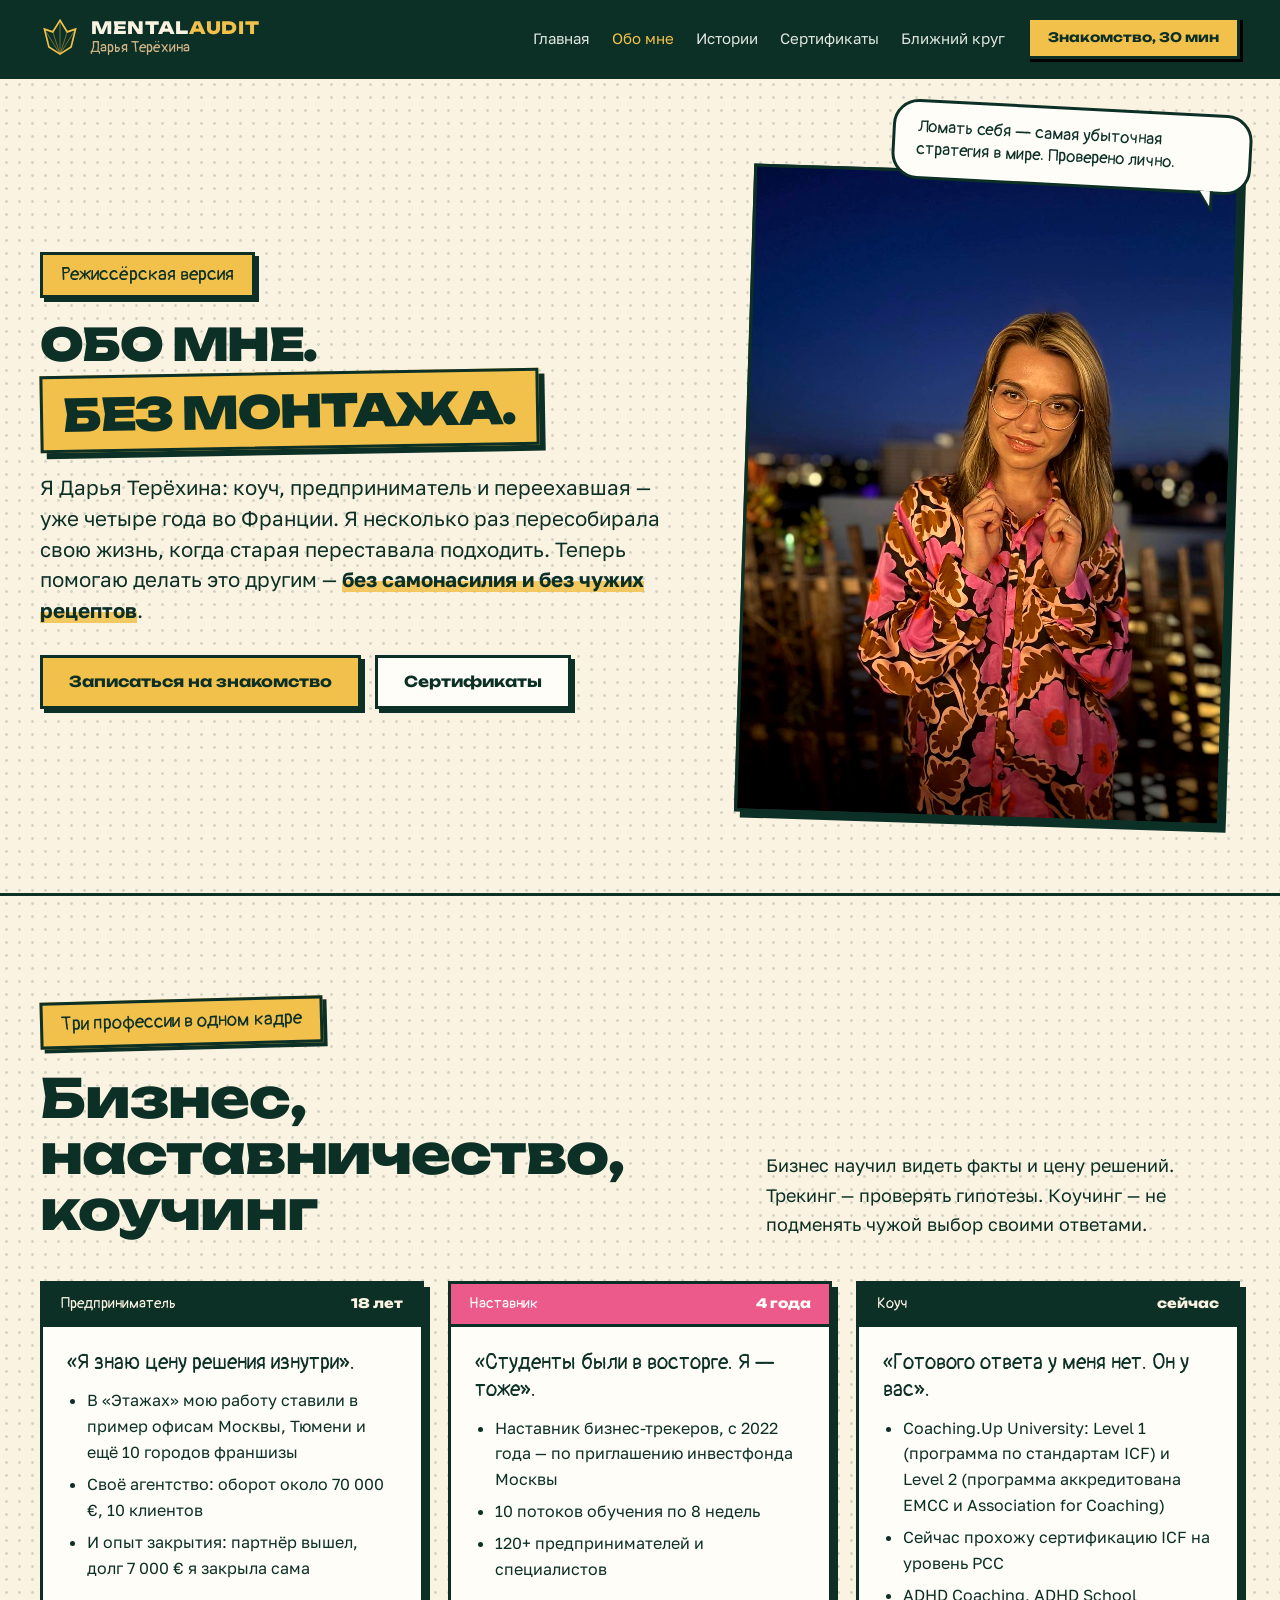
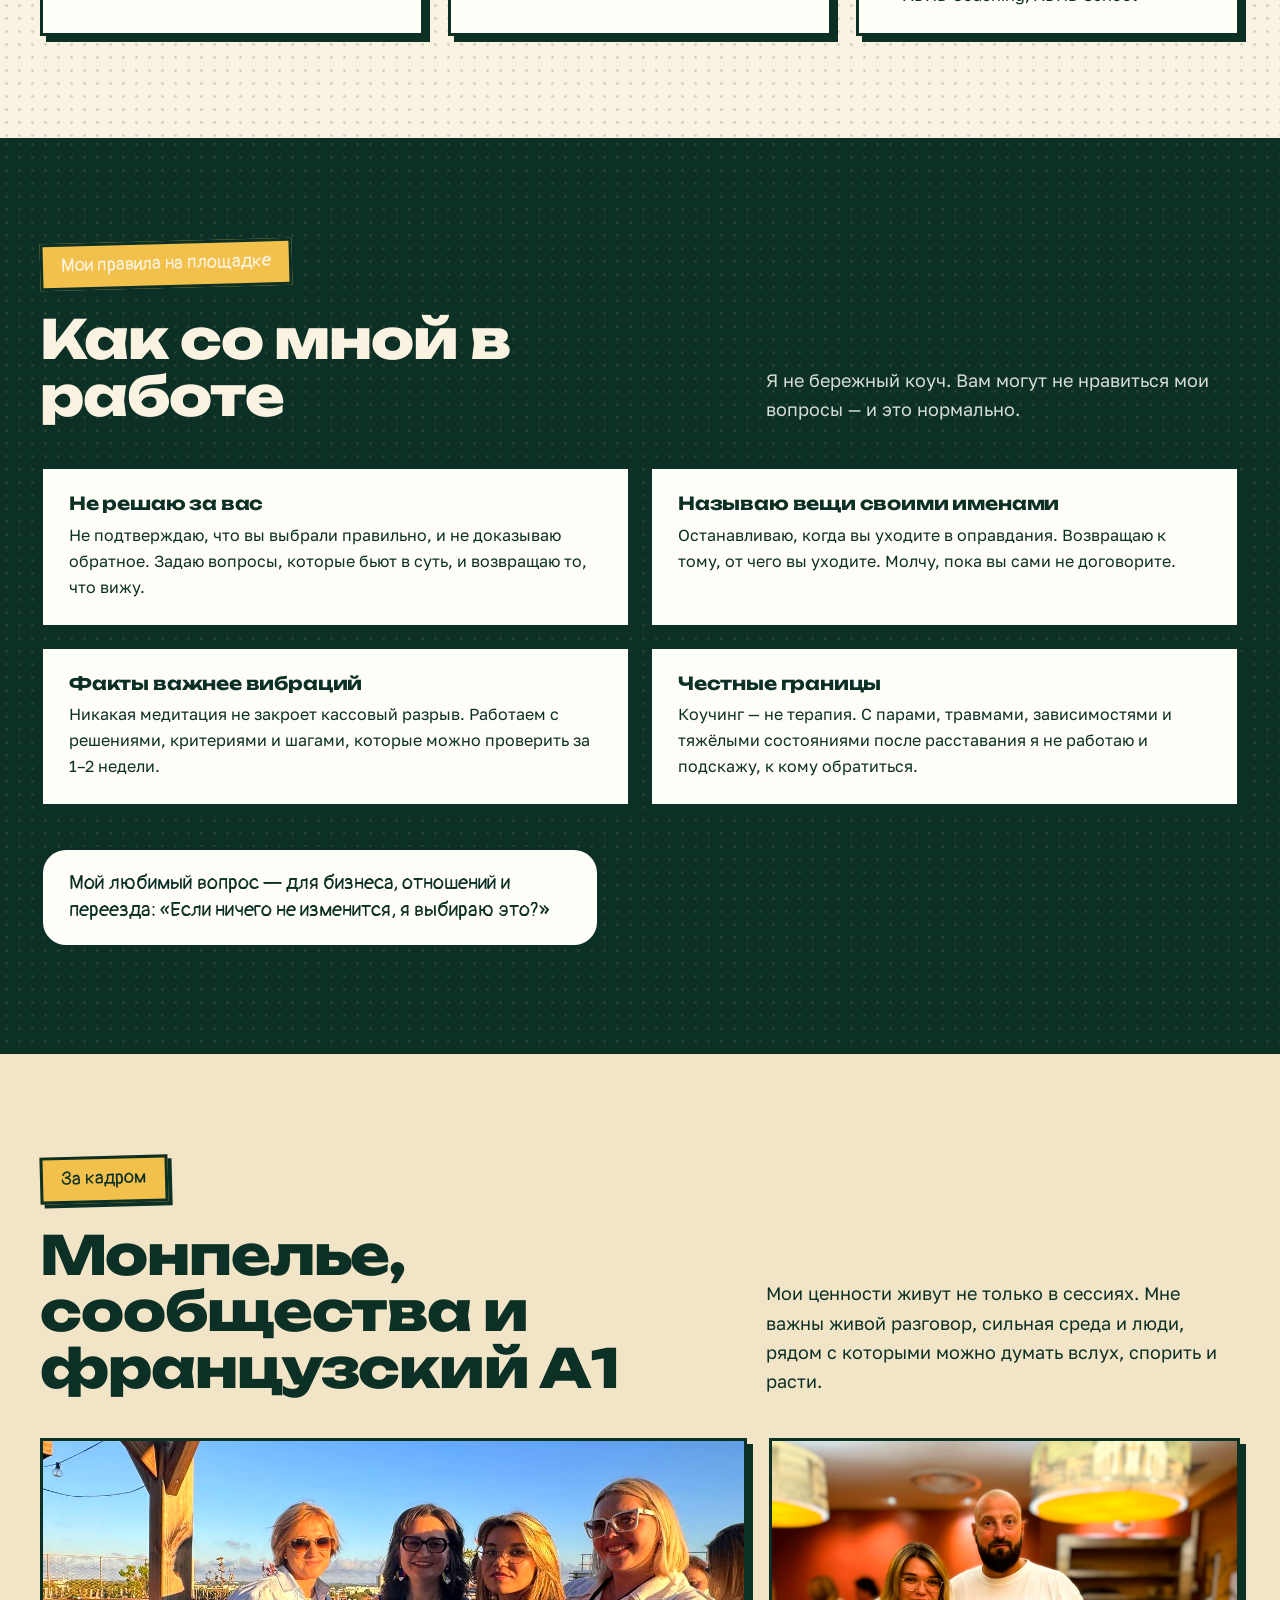
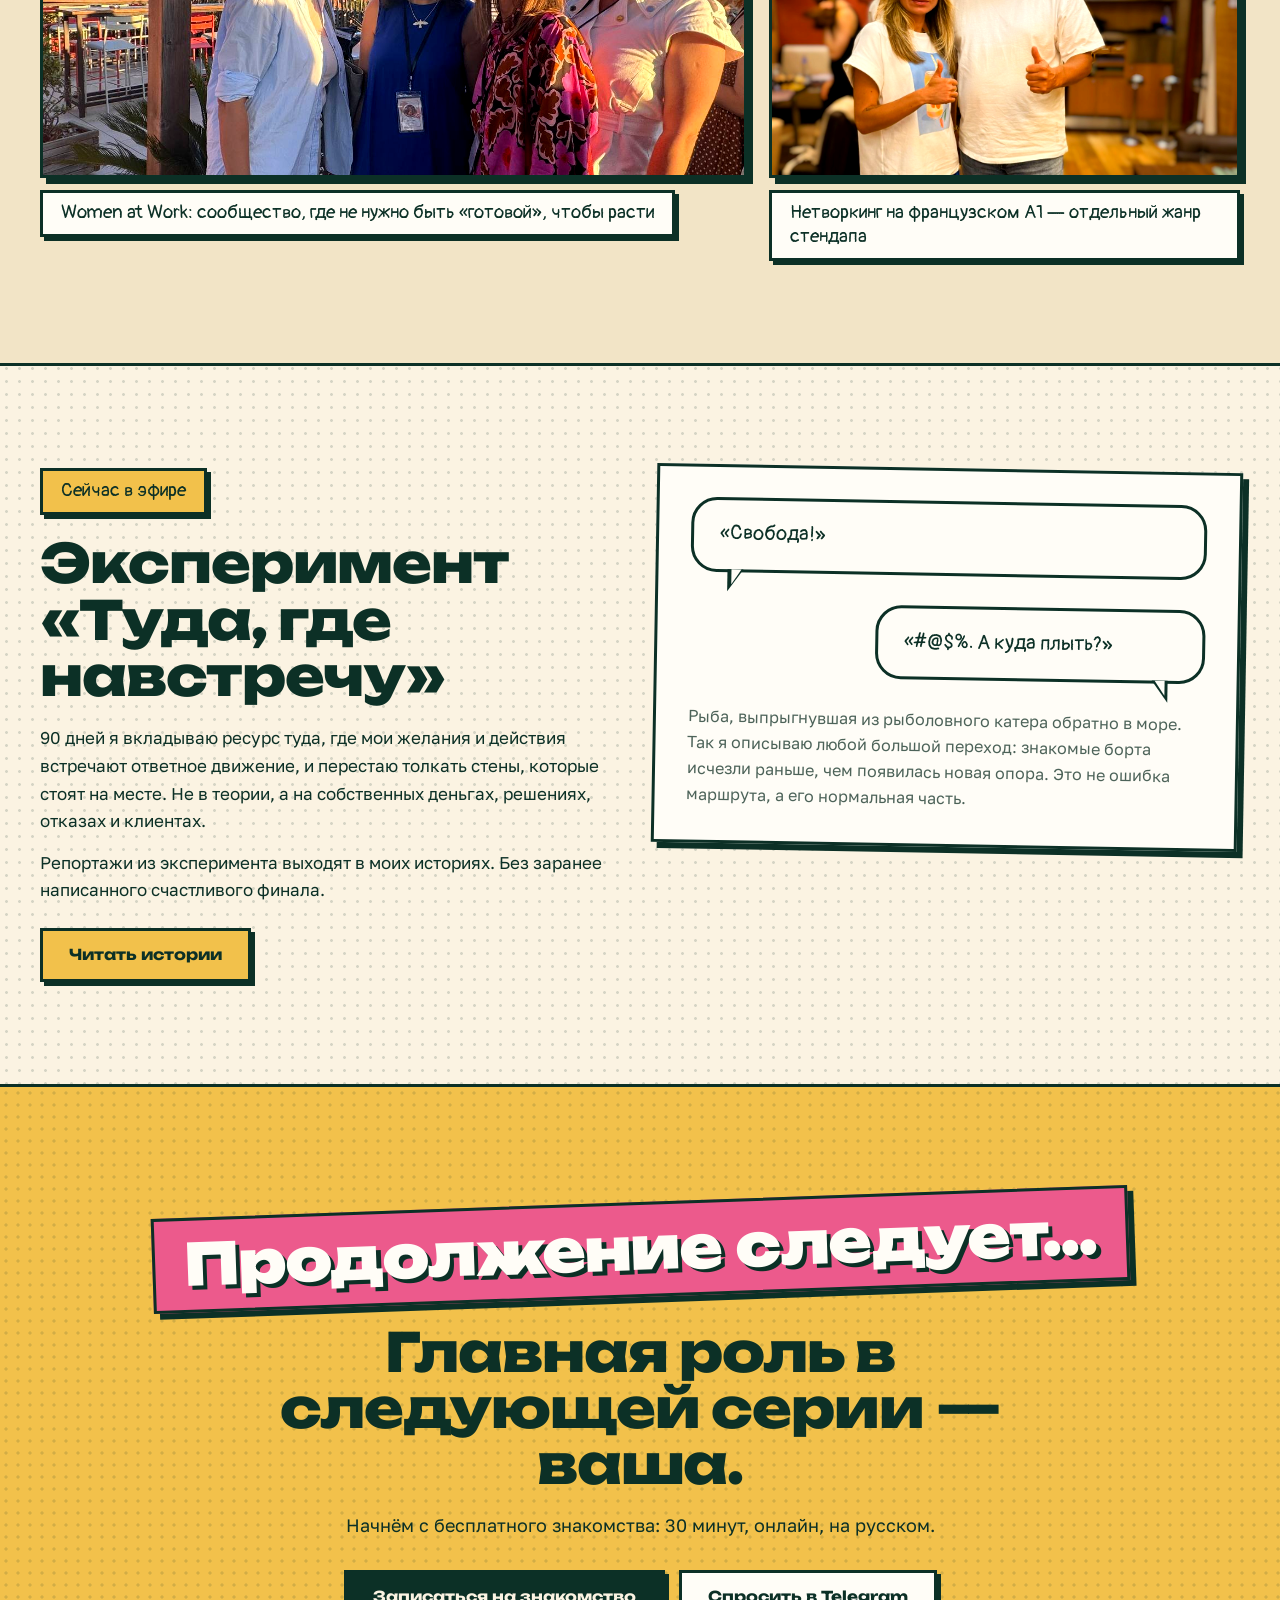
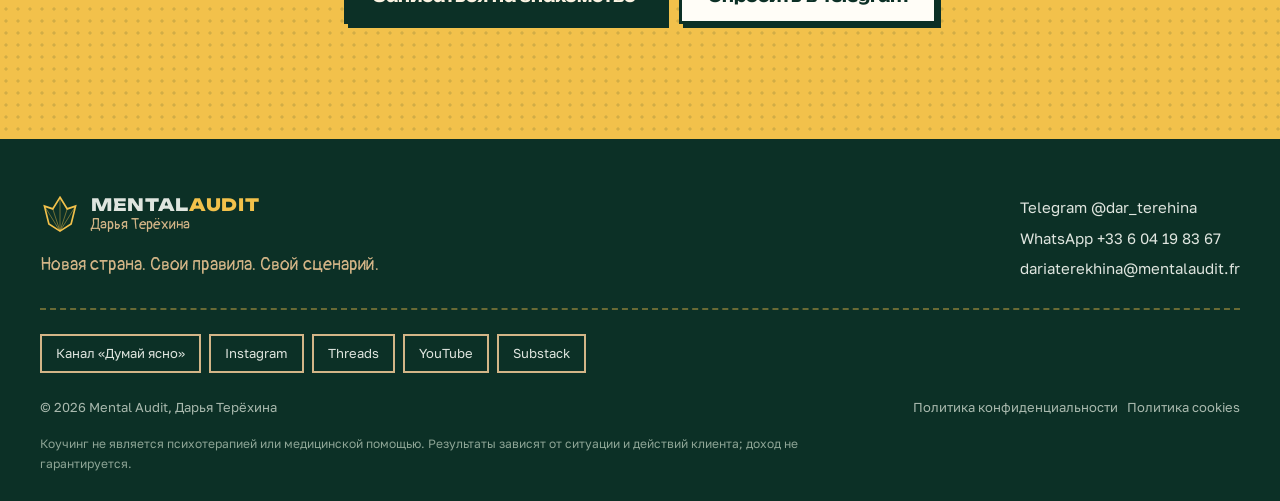
<file: about.html>
<!doctype html>
<html lang="ru">
<head>
<meta charset="utf-8">
<meta name="viewport" content="width=device-width, initial-scale=1">
<meta name="color-scheme" content="light">
<meta name="theme-color" content="#0c3026">
<title>Обо мне — Дарья Терёхина, коуч для переехавших | Mental Audit</title>
<meta name="description" content="18 лет в бизнесе, 4 года наставничества, 4 года во Франции. Приехала в Монпелье с 3 000 $ без языка и визы и собрала жизнь заново. Теперь помогаю переехавшим.">
<meta property="og:title" content="Обо мне — Дарья Терёхина, коуч для переехавших">
<meta property="og:description" content="18 лет в бизнесе, 4 года наставничества, 4 года во Франции. Приехала в Монпелье с 3 000 $ без языка и визы и собрала жизнь заново. Теперь помогаю переехавшим.">
<meta property="og:image" content="https://mentalaudit.fr/images/daria-portrait-collar.jpg">
<link rel="icon" type="image/svg+xml" href="mark.svg">
<link rel="preconnect" href="https://fonts.googleapis.com">
<link rel="preconnect" href="https://fonts.gstatic.com" crossorigin>
<link href="https://fonts.googleapis.com/css2?family=Golos+Text:wght@400;600;700&family=Pangolin&family=Unbounded:wght@700;800;900&display=swap" rel="stylesheet">
<link rel="stylesheet" href="style.css?v=20261119i">
<link rel="canonical" href="https://mentalaudit.fr/about.html">
<meta property="og:url" content="https://mentalaudit.fr/about.html">
<meta property="og:type" content="website">
<meta property="og:site_name" content="Mental Audit">
<meta property="og:locale" content="ru_RU">
</head>
<body>
<a class="skip" href="#main">К содержанию</a>
<header class="masthead">
  <div class="wrap">
    <a class="logo" href="index.html" aria-label="Mental Audit, на главную">
      <svg viewBox="0 0 72 72" fill="none" aria-hidden="true"><path d="M36 4 49 25 64 20 56 52 36 65 16 52 8 20 23 25 36 4Z" stroke="currentColor" stroke-width="3"/><path d="M36 4v61M8 20l28 45 28-45M23 25l13 40 13-40" stroke="currentColor" stroke-opacity=".5" stroke-width="1.6"/></svg>
      <span><b>MENTAL<span>AUDIT</span></b><small>Дарья Терёхина</small></span>
    </a>
    <nav class="nav" aria-label="Основная навигация">
      <a href="index.html">Главная</a>
      <a href="about.html" aria-current="page">Обо мне</a>
      <a href="blog.html">Истории</a>
      <a href="certificates.html">Сертификаты</a>
      <a href="krug.html">Ближний круг</a>
      <a class="btn btn-gold" href="https://cal.com/daria-mentalaudit/%D1%81%D0%B5%D1%81%D1%81%D0%B8%D1%8F-%D0%B7%D0%BD%D0%B0%D0%BA%D0%BE%D0%BC%D1%81%D1%82%D0%B2%D0%BE" target="_blank" rel="noopener">Знакомство, 30 мин</a>
    </nav>
  </div>
</header>

<main id="main">

<section class="subcover subcover-split">
  <div class="wrap cover-grid">
    <div>
      <span class="caption">Режиссёрская версия</span>
      <h1>Обо мне. <span>Без монтажа.</span></h1>
      <p class="lead">Я Дарья Терёхина: коуч, предприниматель и переехавшая — уже четыре года во Франции. Я несколько раз пересобирала свою жизнь, когда старая переставала подходить. Теперь помогаю делать это другим — <strong>без самонасилия и без чужих рецептов</strong>.</p>
      <div class="cta-row">
        <a class="btn btn-gold" href="https://cal.com/daria-mentalaudit/%D1%81%D0%B5%D1%81%D1%81%D0%B8%D1%8F-%D0%B7%D0%BD%D0%B0%D0%BA%D0%BE%D0%BC%D1%81%D1%82%D0%B2%D0%BE" target="_blank" rel="noopener">Записаться на знакомство</a>
        <a class="btn" href="certificates.html">Сертификаты</a>
      </div>
    </div>
    <div class="cover-art">
      <div class="panel halftone cover-photo"><img src="images/daria-portrait.jpg" alt="Портрет Дарьи Терёхиной" fetchpriority="high"></div>
      <p class="bubble tail-right">Ломать себя — самая убыточная стратегия в мире. Проверено лично.</p>
    </div>
  </div>
</section>

<section class="scene">
  <div class="wrap">
    <div class="scene-head">
      <span class="caption">Три профессии в одном кадре</span>
      <h2>Бизнес, наставничество, коучинг</h2>
      <p>Бизнес научил видеть факты и цену решений. Трекинг — проверять гипотезы. Коучинг — не подменять чужой выбор своими ответами.</p>
    </div>
    <div class="seasons">
      <article class="frame season">
        <div class="frame-top"><span>Предприниматель</span><b>18 лет</b></div>
        <div class="frame-body">
          <p class="q">«Я знаю цену решения изнутри».</p>
          <ul><li>В «Этажах» мою работу ставили в пример офисам Москвы, Тюмени и ещё 10 городов франшизы</li><li>Своё агентство: оборот около 70 000 €, 10 клиентов</li><li>И опыт закрытия: партнёр вышел, долг 7 000 € я закрыла сама</li></ul>
        </div>
      </article>
      <article class="frame season">
        <div class="frame-top"><span>Наставник</span><b>4 года</b></div>
        <div class="frame-body">
          <p class="q">«Студенты были в восторге. Я — тоже».</p>
          <ul><li>Наставник бизнес-трекеров, с 2022 года — по приглашению инвестфонда Москвы</li><li>10 потоков обучения по 8 недель</li><li>120+ предпринимателей и специалистов</li></ul>
        </div>
      </article>
      <article class="frame season">
        <div class="frame-top"><span>Коуч</span><b>сейчас</b></div>
        <div class="frame-body">
          <p class="q">«Готового ответа у меня нет. Он у вас».</p>
          <ul><li>Coaching.Up University: Level 1 (программа по стандартам ICF) и Level 2 (программа аккредитована EMCC и Association for Coaching)</li><li>Сейчас прохожу сертификацию ICF на уровень PCC</li><li>ADHD Coaching, ADHD School</li></ul>
        </div>
      </article>
    </div>
  </div>
</section>

<section class="scene scene-ink">
  <div class="wrap">
    <div class="scene-head">
      <span class="caption">Мои правила на площадке</span>
      <h2>Как со мной в работе</h2>
      <p>Я не бережный коуч. Вам могут не нравиться мои вопросы — и это нормально.</p>
    </div>
    <div class="values">
      <article class="panel"><h3>Не решаю за вас</h3><p>Не подтверждаю, что вы выбрали правильно, и не доказываю обратное. Задаю вопросы, которые бьют в суть, и возвращаю то, что вижу.</p></article>
      <article class="panel"><h3>Называю вещи своими именами</h3><p>Останавливаю, когда вы уходите в оправдания. Возвращаю к тому, от чего вы уходите. Молчу, пока вы сами не договорите.</p></article>
      <article class="panel"><h3>Факты важнее вибраций</h3><p>Никакая медитация не закроет кассовый разрыв. Работаем с решениями, критериями и шагами, которые можно проверить за 1–2 недели.</p></article>
      <article class="panel"><h3>Честные границы</h3><p>Коучинг — не терапия. С парами, травмами, зависимостями и тяжёлыми состояниями после расставания я не работаю и подскажу, к кому обратиться.</p></article>
    </div>
    <div class="strip-out">
      <p class="bubble no-tail" style="color:var(--ink)">Мой любимый вопрос — для бизнеса, отношений и переезда: «Если ничего не изменится, я выбираю это?»</p>
    </div>
  </div>
</section>

<section class="scene scene-paper2">
  <div class="wrap">
    <div class="scene-head">
      <span class="caption">За кадром</span>
      <h2>Монпелье, сообщества и французский А1</h2>
      <p>Мои ценности живут не только в сессиях. Мне важны живой разговор, сильная среда и люди, рядом с которыми можно думать вслух, спорить и расти.</p>
    </div>
    <div class="photo-row">
      <figure><div class="halftone"><img src="images/daria-community.jpg" alt="Дарья на встрече женского предпринимательского сообщества Women at Work" loading="lazy"></div><figcaption class="caption paper">Women at Work: сообщество, где не нужно быть «готовой», чтобы расти</figcaption></figure>
      <figure><div class="halftone"><img src="images/daria-networking.jpg" alt="Дарья на профессиональной встрече" loading="lazy" style="object-position:center 25%"></div><figcaption class="caption paper">Нетворкинг на французском А1 — отдельный жанр стендапа</figcaption></figure>
    </div>
  </div>
</section>

<section class="scene">
  <div class="wrap two">
    <div>
      <span class="caption">Сейчас в эфире</span>
      <h2 style="margin:20px 0 20px">Эксперимент «Туда, где навстречу»</h2>
      <p>90 дней я вкладываю ресурс туда, где мои желания и действия встречают ответное движение, и перестаю толкать стены, которые стоят на месте. Не в теории, а на собственных деньгах, решениях, отказах и клиентах.</p>
      <p>Репортажи из эксперимента выходят в моих историях. Без заранее написанного счастливого финала.</p>
      <div class="cta-row" style="margin-top:24px"><a class="btn btn-gold" href="blog.html">Читать истории</a></div>
    </div>
    <div class="panel panel-pad" style="transform:rotate(1deg)">
      <p class="bubble">«Свобода!»</p>
      <p class="bubble tail-right" style="margin:30px 0 0 auto;max-width:330px">«#@$%. А куда плыть?»</p>
      <p class="narr" style="margin-top:28px;font-size:16px;color:var(--muted)">Рыба, выпрыгнувшая из рыболовного катера обратно в море. Так я описываю любой большой переход: знакомые борта исчезли раньше, чем появилась новая опора. Это не ошибка маршрута, а его нормальная часть.</p>
    </div>
  </div>
</section>

<section class="finale scene-gold">
  <div class="wrap">
    <span class="sfx">Продолжение следует…</span>
    <h2>Главная роль в следующей серии — ваша.</h2>
    <p>Начнём с бесплатного знакомства: 30 минут, онлайн, на русском.</p>
    <div class="cta-row">
      <a class="btn btn-ink" href="https://cal.com/daria-mentalaudit/%D1%81%D0%B5%D1%81%D1%81%D0%B8%D1%8F-%D0%B7%D0%BD%D0%B0%D0%BA%D0%BE%D0%BC%D1%81%D1%82%D0%B2%D0%BE" target="_blank" rel="noopener">Записаться на знакомство</a>
      <a class="btn" href="https://t.me/dar_terehina" target="_blank" rel="noopener">Спросить в Telegram</a>
    </div>
  </div>
</section>
</main>

<footer class="footer">
  <div class="wrap">
    <div class="footer-top">
      <div>
        <a class="logo" href="index.html"><svg viewBox="0 0 72 72" fill="none" aria-hidden="true"><path d="M36 4 49 25 64 20 56 52 36 65 16 52 8 20 23 25 36 4Z" stroke="currentColor" stroke-width="3"/><path d="M36 4v61M8 20l28 45 28-45M23 25l13 40 13-40" stroke="currentColor" stroke-opacity=".5" stroke-width="1.6"/></svg><span><b>MENTAL<span>AUDIT</span></b><small>Дарья Терёхина</small></span></a>
        <p>Новая страна. Свои правила. Свой сценарий.</p>
      </div>
      <div class="footer-contacts">
        <a href="https://t.me/dar_terehina" target="_blank" rel="noopener">Telegram @dar_terehina</a>
        <a href="https://wa.me/33604198367" target="_blank" rel="noopener">WhatsApp +33 6 04 19 83 67</a>
        <a href="mailto:dariaterekhina@mentalaudit.fr">dariaterekhina@mentalaudit.fr</a>
      </div>
    </div>
    <div class="socials" aria-label="Социальные сети">
      <a href="https://t.me/thinkclearly_now" target="_blank" rel="noopener">Канал «Думай ясно»</a>
      <a href="https://www.instagram.com/dar_terekhina" target="_blank" rel="noopener">Instagram</a>
      <a href="https://www.threads.com/@dar_terekhina" target="_blank" rel="noopener">Threads</a>
      <a href="https://youtube.com/@dar_terekhina" target="_blank" rel="noopener">YouTube</a>
      <a href="https://dariaterehina.substack.com" target="_blank" rel="noopener">Substack</a>
    </div>
    <div class="footer-bottom">
      <span>© 2026 Mental Audit, Дарья Терёхина</span>
      <span><a href="https://docs.google.com/document/d/1q0NrdJZFEnXhmR4tX918Z0RPZUDRDrlL/edit?usp=drive_link" target="_blank" rel="noopener">Политика конфиденциальности</a> &nbsp; <a href="https://docs.google.com/document/d/1GY1hgu3mqL7DzoUqWoynKWMrRLRtPLpX/edit?usp=drive_link" target="_blank" rel="noopener">Политика cookies</a></span>
    </div>
    <p class="legal">Коучинг не является психотерапией или медицинской помощью. Результаты зависят от ситуации и действий клиента; доход не гарантируется.</p>
  </div>
</footer>
<script data-goatcounter="https://dariaterekhina.goatcounter.com/count" async src="https://gc.zgo.at/count.js"></script>
<script>
document.addEventListener('click',function(e){
  var a=e.target.closest&&e.target.closest('a[href^="http"]');if(!a)return;
  var h=a.href,n=null;
  if(h.indexOf('cal.com')>-1)n='klik-zapis-znakomstvo';
  else if(h.indexOf('t.me/dar_terehina')>-1)n='klik-telegram-lichno';
  else if(h.indexOf('t.me/customerreviews')>-1)n='klik-otzyvy';
  else if(h.indexOf('t.me/thinkclearly')>-1)n='klik-kanal-dumay-yasno';
  else if(h.indexOf('wa.me')>-1)n='klik-whatsapp';
  else if(h.indexOf('substack')>-1)n='klik-substack';
  else if(h.indexOf('instagram')>-1)n='klik-instagram';
  else if(h.indexOf('threads')>-1)n='klik-threads';
  else if(h.indexOf('youtube')>-1)n='klik-youtube';
  if(n&&window.goatcounter&&window.goatcounter.count)window.goatcounter.count({path:n,title:(a.textContent||'').trim().slice(0,60)+' — '+location.pathname,event:true});
});
</script>
</body>
</html>
</file>
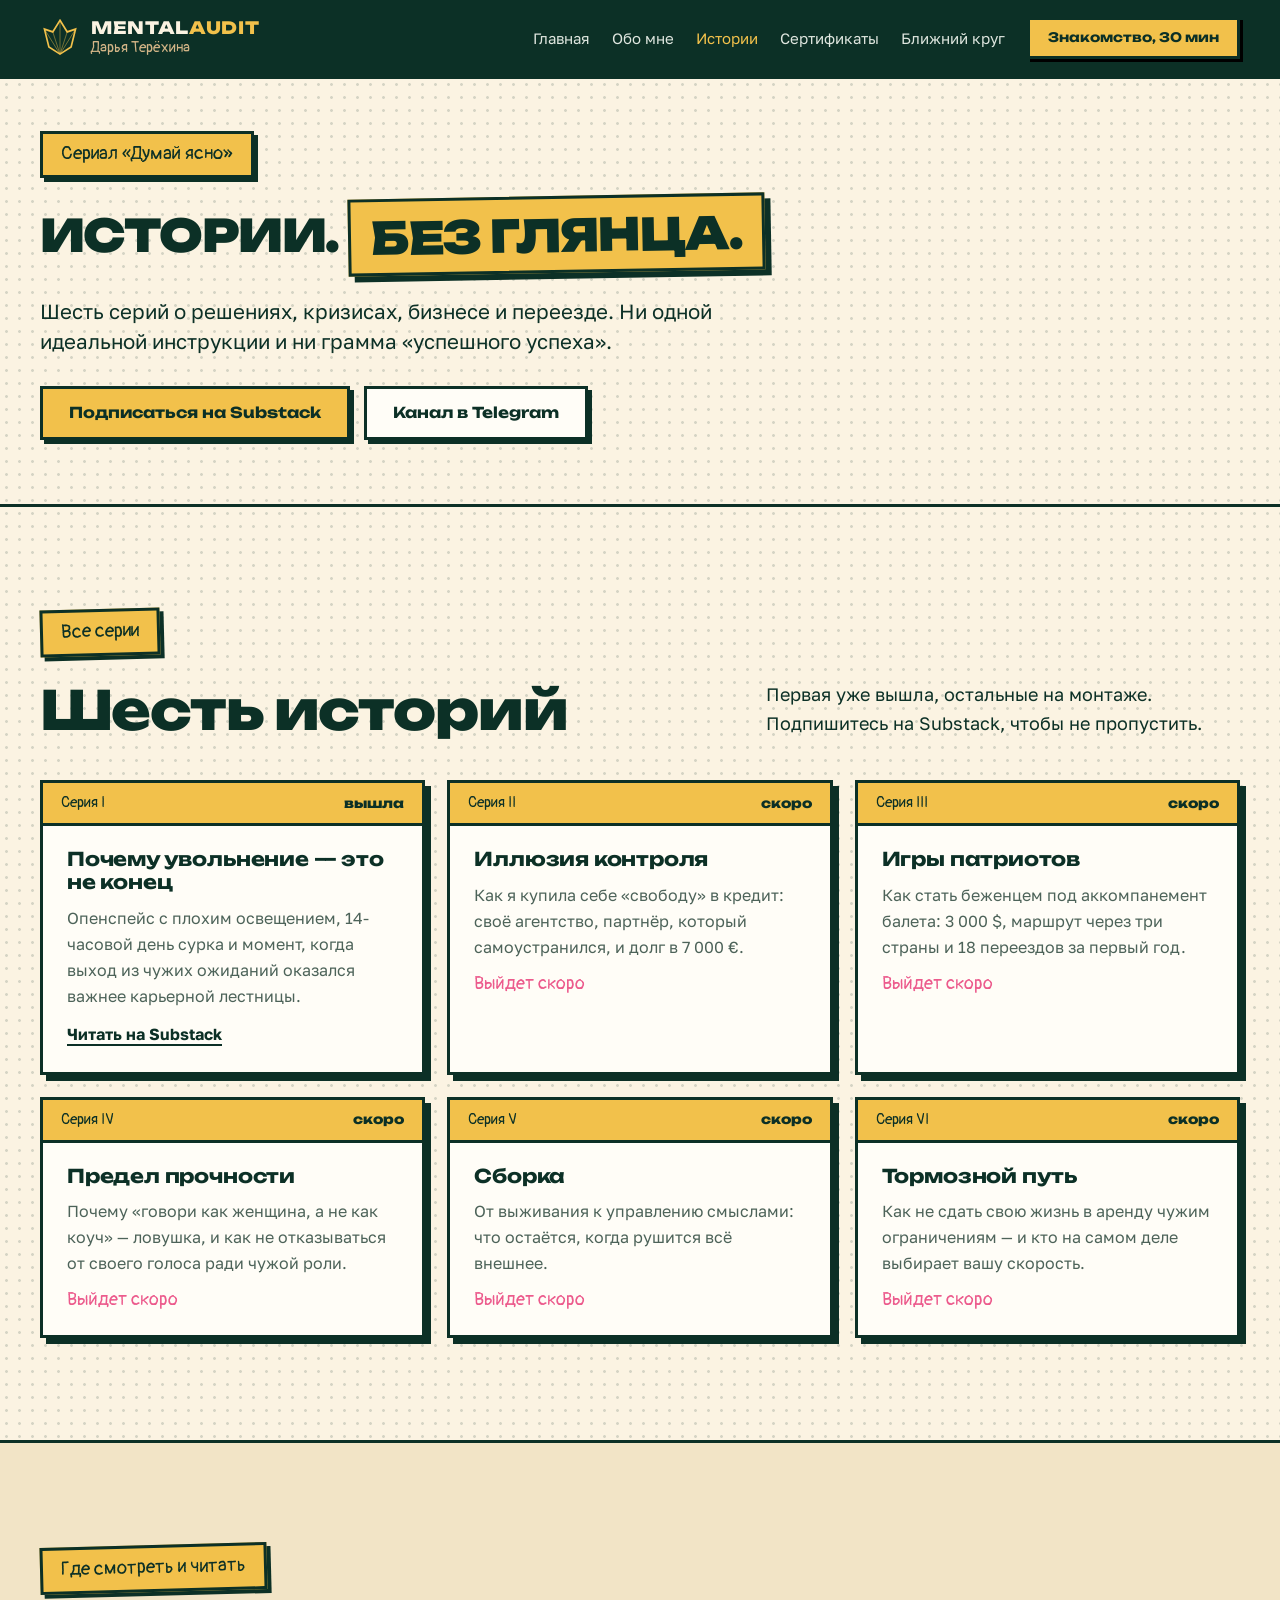
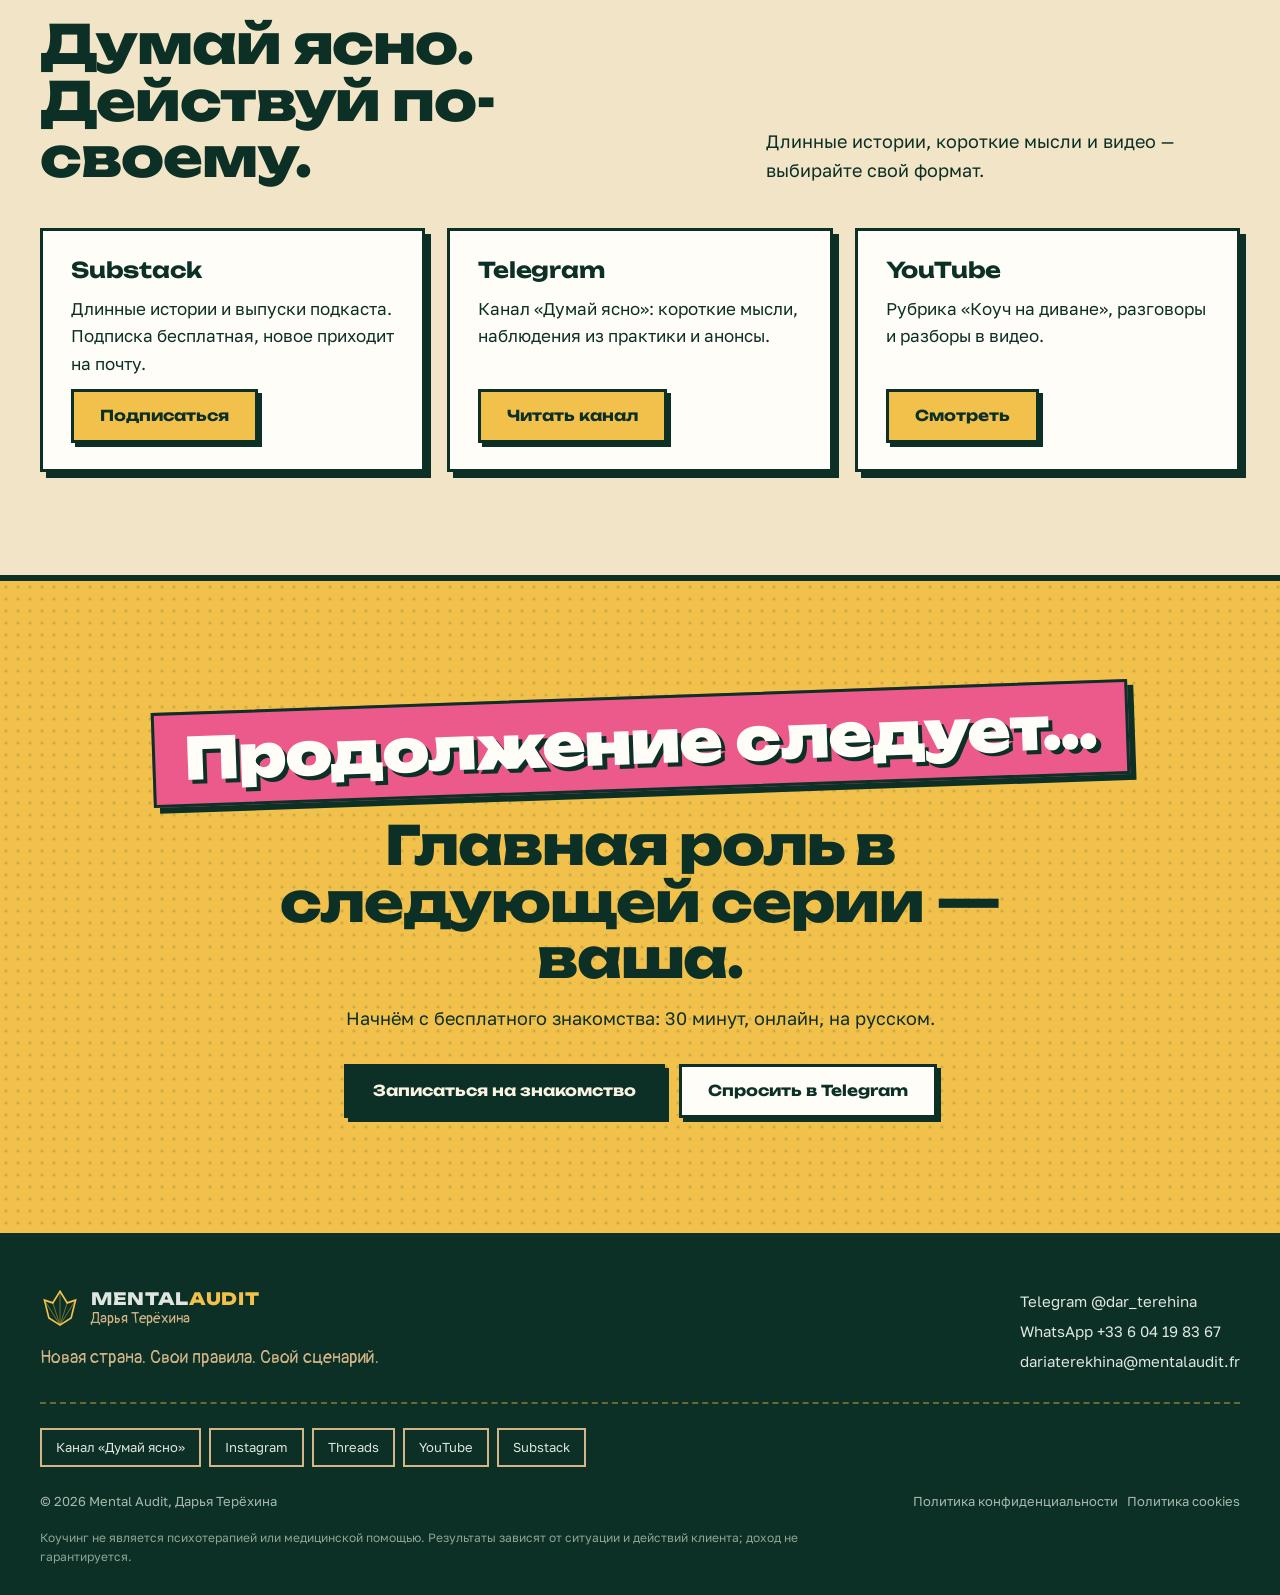
<file: blog.html>
<!doctype html>
<html lang="ru">
<head>
<meta charset="utf-8">
<meta name="viewport" content="width=device-width, initial-scale=1">
<meta name="color-scheme" content="light">
<meta name="theme-color" content="#0c3026">
<title>Блог: истории о переезде, работе и решениях — Дарья Терёхина | Mental Audit</title>
<meta name="description" content="Шесть честных историй об увольнении, кредитах, переезде, кризисах и сборке жизни заново. Читайте на Substack, в Telegram-канале «Думай ясно» и на YouTube.">
<meta property="og:title" content="Блог: истории о переезде, работе и решениях — Дарья Терёхина">
<meta property="og:description" content="Шесть честных историй об увольнении, кредитах, переезде, кризисах и сборке жизни заново. Читайте на Substack, в Telegram-канале «Думай ясно» и на YouTube.">
<meta property="og:image" content="https://mentalaudit.fr/images/daria-portrait-collar.jpg">
<link rel="icon" type="image/svg+xml" href="mark.svg">
<link rel="preconnect" href="https://fonts.googleapis.com">
<link rel="preconnect" href="https://fonts.gstatic.com" crossorigin>
<link href="https://fonts.googleapis.com/css2?family=Golos+Text:wght@400;600;700&family=Pangolin&family=Unbounded:wght@700;800;900&display=swap" rel="stylesheet">
<link rel="stylesheet" href="style.css?v=20261119i">
<link rel="canonical" href="https://mentalaudit.fr/blog.html">
<meta property="og:url" content="https://mentalaudit.fr/blog.html">
<meta property="og:type" content="website">
<meta property="og:site_name" content="Mental Audit">
<meta property="og:locale" content="ru_RU">
</head>
<body>
<a class="skip" href="#main">К содержанию</a>
<header class="masthead">
  <div class="wrap">
    <a class="logo" href="index.html" aria-label="Mental Audit, на главную">
      <svg viewBox="0 0 72 72" fill="none" aria-hidden="true"><path d="M36 4 49 25 64 20 56 52 36 65 16 52 8 20 23 25 36 4Z" stroke="currentColor" stroke-width="3"/><path d="M36 4v61M8 20l28 45 28-45M23 25l13 40 13-40" stroke="currentColor" stroke-opacity=".5" stroke-width="1.6"/></svg>
      <span><b>MENTAL<span>AUDIT</span></b><small>Дарья Терёхина</small></span>
    </a>
    <nav class="nav" aria-label="Основная навигация">
      <a href="index.html">Главная</a>
      <a href="about.html">Обо мне</a>
      <a href="blog.html" aria-current="page">Истории</a>
      <a href="certificates.html">Сертификаты</a>
      <a href="krug.html">Ближний круг</a>
      <a class="btn btn-gold" href="https://cal.com/daria-mentalaudit/%D1%81%D0%B5%D1%81%D1%81%D0%B8%D1%8F-%D0%B7%D0%BD%D0%B0%D0%BA%D0%BE%D0%BC%D1%81%D1%82%D0%B2%D0%BE" target="_blank" rel="noopener">Знакомство, 30 мин</a>
    </nav>
  </div>
</header>

<main id="main">

<section class="subcover">
  <div class="wrap">
    <span class="caption">Сериал «Думай ясно»</span>
    <h1>Истории. <span>Без глянца.</span></h1>
    <p class="lead">Шесть серий о решениях, кризисах, бизнесе и переезде. Ни одной идеальной инструкции и ни грамма «успешного успеха».</p>
    <div class="cta-row">
      <a class="btn btn-gold" href="https://dariaterehina.substack.com/subscribe" target="_blank" rel="noopener">Подписаться на Substack</a>
      <a class="btn" href="https://t.me/thinkclearly_now" target="_blank" rel="noopener">Канал в Telegram</a>
    </div>
  </div>
</section>

<section class="scene">
  <div class="wrap">
    <div class="scene-head">
      <span class="caption">Все серии</span>
      <h2>Шесть историй</h2>
      <p>Первая уже вышла, остальные на монтаже. Подпишитесь на Substack, чтобы не пропустить.</p>
    </div>
    <div class="series">
      <a class="frame" href="https://dariaterehina.substack.com/p/i" target="_blank" rel="noopener"><div class="frame-top"><span>Серия I</span><b>вышла</b></div><div class="frame-body"><h3>Почему увольнение — это не конец</h3><p>Опенспейс с плохим освещением, 14-часовой день сурка и момент, когда выход из чужих ожиданий оказался важнее карьерной лестницы.</p><span class="link">Читать на Substack</span></div></a><article class="frame"><div class="frame-top"><span>Серия II</span><b>скоро</b></div><div class="frame-body"><h3>Иллюзия контроля</h3><p>Как я купила себе «свободу» в кредит: своё агентство, партнёр, который самоустранился, и долг в 7 000 €.</p><span class="soon">Выйдет скоро</span></div></article><article class="frame"><div class="frame-top"><span>Серия III</span><b>скоро</b></div><div class="frame-body"><h3>Игры патриотов</h3><p>Как стать беженцем под аккомпанемент балета: 3 000 $, маршрут через три страны и 18 переездов за первый год.</p><span class="soon">Выйдет скоро</span></div></article><article class="frame"><div class="frame-top"><span>Серия IV</span><b>скоро</b></div><div class="frame-body"><h3>Предел прочности</h3><p>Почему «говори как женщина, а не как коуч» — ловушка, и как не отказываться от своего голоса ради чужой роли.</p><span class="soon">Выйдет скоро</span></div></article><article class="frame"><div class="frame-top"><span>Серия V</span><b>скоро</b></div><div class="frame-body"><h3>Сборка</h3><p>От выживания к управлению смыслами: что остаётся, когда рушится всё внешнее.</p><span class="soon">Выйдет скоро</span></div></article><article class="frame"><div class="frame-top"><span>Серия VI</span><b>скоро</b></div><div class="frame-body"><h3>Тормозной путь</h3><p>Как не сдать свою жизнь в аренду чужим ограничениям — и кто на самом деле выбирает вашу скорость.</p><span class="soon">Выйдет скоро</span></div></article>
    </div>
  </div>
</section>

<section class="scene scene-paper2">
  <div class="wrap">
    <div class="scene-head">
      <span class="caption">Где смотреть и читать</span>
      <h2>Думай ясно. Действуй по-своему.</h2>
      <p>Длинные истории, короткие мысли и видео — выбирайте свой формат.</p>
    </div>
    <div class="channels">
      <article class="panel"><h3>Substack</h3><p>Длинные истории и выпуски подкаста. Подписка бесплатная, новое приходит на почту.</p><a class="btn btn-gold" href="https://dariaterehina.substack.com/subscribe" target="_blank" rel="noopener">Подписаться</a></article>
      <article class="panel"><h3>Telegram</h3><p>Канал «Думай ясно»: короткие мысли, наблюдения из практики и анонсы.</p><a class="btn btn-gold" href="https://t.me/thinkclearly_now" target="_blank" rel="noopener">Читать канал</a></article>
      <article class="panel"><h3>YouTube</h3><p>Рубрика «Коуч на диване», разговоры и разборы в видео.</p><a class="btn btn-gold" href="https://youtube.com/@dar_terekhina" target="_blank" rel="noopener">Смотреть</a></article>
    </div>
  </div>
</section>

<section class="finale scene-gold">
  <div class="wrap">
    <span class="sfx">Продолжение следует…</span>
    <h2>Главная роль в следующей серии — ваша.</h2>
    <p>Начнём с бесплатного знакомства: 30 минут, онлайн, на русском.</p>
    <div class="cta-row">
      <a class="btn btn-ink" href="https://cal.com/daria-mentalaudit/%D1%81%D0%B5%D1%81%D1%81%D0%B8%D1%8F-%D0%B7%D0%BD%D0%B0%D0%BA%D0%BE%D0%BC%D1%81%D1%82%D0%B2%D0%BE" target="_blank" rel="noopener">Записаться на знакомство</a>
      <a class="btn" href="https://t.me/dar_terehina" target="_blank" rel="noopener">Спросить в Telegram</a>
    </div>
  </div>
</section>
</main>

<footer class="footer">
  <div class="wrap">
    <div class="footer-top">
      <div>
        <a class="logo" href="index.html"><svg viewBox="0 0 72 72" fill="none" aria-hidden="true"><path d="M36 4 49 25 64 20 56 52 36 65 16 52 8 20 23 25 36 4Z" stroke="currentColor" stroke-width="3"/><path d="M36 4v61M8 20l28 45 28-45M23 25l13 40 13-40" stroke="currentColor" stroke-opacity=".5" stroke-width="1.6"/></svg><span><b>MENTAL<span>AUDIT</span></b><small>Дарья Терёхина</small></span></a>
        <p>Новая страна. Свои правила. Свой сценарий.</p>
      </div>
      <div class="footer-contacts">
        <a href="https://t.me/dar_terehina" target="_blank" rel="noopener">Telegram @dar_terehina</a>
        <a href="https://wa.me/33604198367" target="_blank" rel="noopener">WhatsApp +33 6 04 19 83 67</a>
        <a href="mailto:dariaterekhina@mentalaudit.fr">dariaterekhina@mentalaudit.fr</a>
      </div>
    </div>
    <div class="socials" aria-label="Социальные сети">
      <a href="https://t.me/thinkclearly_now" target="_blank" rel="noopener">Канал «Думай ясно»</a>
      <a href="https://www.instagram.com/dar_terekhina" target="_blank" rel="noopener">Instagram</a>
      <a href="https://www.threads.com/@dar_terekhina" target="_blank" rel="noopener">Threads</a>
      <a href="https://youtube.com/@dar_terekhina" target="_blank" rel="noopener">YouTube</a>
      <a href="https://dariaterehina.substack.com" target="_blank" rel="noopener">Substack</a>
    </div>
    <div class="footer-bottom">
      <span>© 2026 Mental Audit, Дарья Терёхина</span>
      <span><a href="https://docs.google.com/document/d/1q0NrdJZFEnXhmR4tX918Z0RPZUDRDrlL/edit?usp=drive_link" target="_blank" rel="noopener">Политика конфиденциальности</a> &nbsp; <a href="https://docs.google.com/document/d/1GY1hgu3mqL7DzoUqWoynKWMrRLRtPLpX/edit?usp=drive_link" target="_blank" rel="noopener">Политика cookies</a></span>
    </div>
    <p class="legal">Коучинг не является психотерапией или медицинской помощью. Результаты зависят от ситуации и действий клиента; доход не гарантируется.</p>
  </div>
</footer>
<script data-goatcounter="https://dariaterekhina.goatcounter.com/count" async src="https://gc.zgo.at/count.js"></script>
<script>
document.addEventListener('click',function(e){
  var a=e.target.closest&&e.target.closest('a[href^="http"]');if(!a)return;
  var h=a.href,n=null;
  if(h.indexOf('cal.com')>-1)n='klik-zapis-znakomstvo';
  else if(h.indexOf('t.me/dar_terehina')>-1)n='klik-telegram-lichno';
  else if(h.indexOf('t.me/customerreviews')>-1)n='klik-otzyvy';
  else if(h.indexOf('t.me/thinkclearly')>-1)n='klik-kanal-dumay-yasno';
  else if(h.indexOf('wa.me')>-1)n='klik-whatsapp';
  else if(h.indexOf('substack')>-1)n='klik-substack';
  else if(h.indexOf('instagram')>-1)n='klik-instagram';
  else if(h.indexOf('threads')>-1)n='klik-threads';
  else if(h.indexOf('youtube')>-1)n='klik-youtube';
  if(n&&window.goatcounter&&window.goatcounter.count)window.goatcounter.count({path:n,title:(a.textContent||'').trim().slice(0,60)+' — '+location.pathname,event:true});
});
</script>
</body>
</html>
</file>
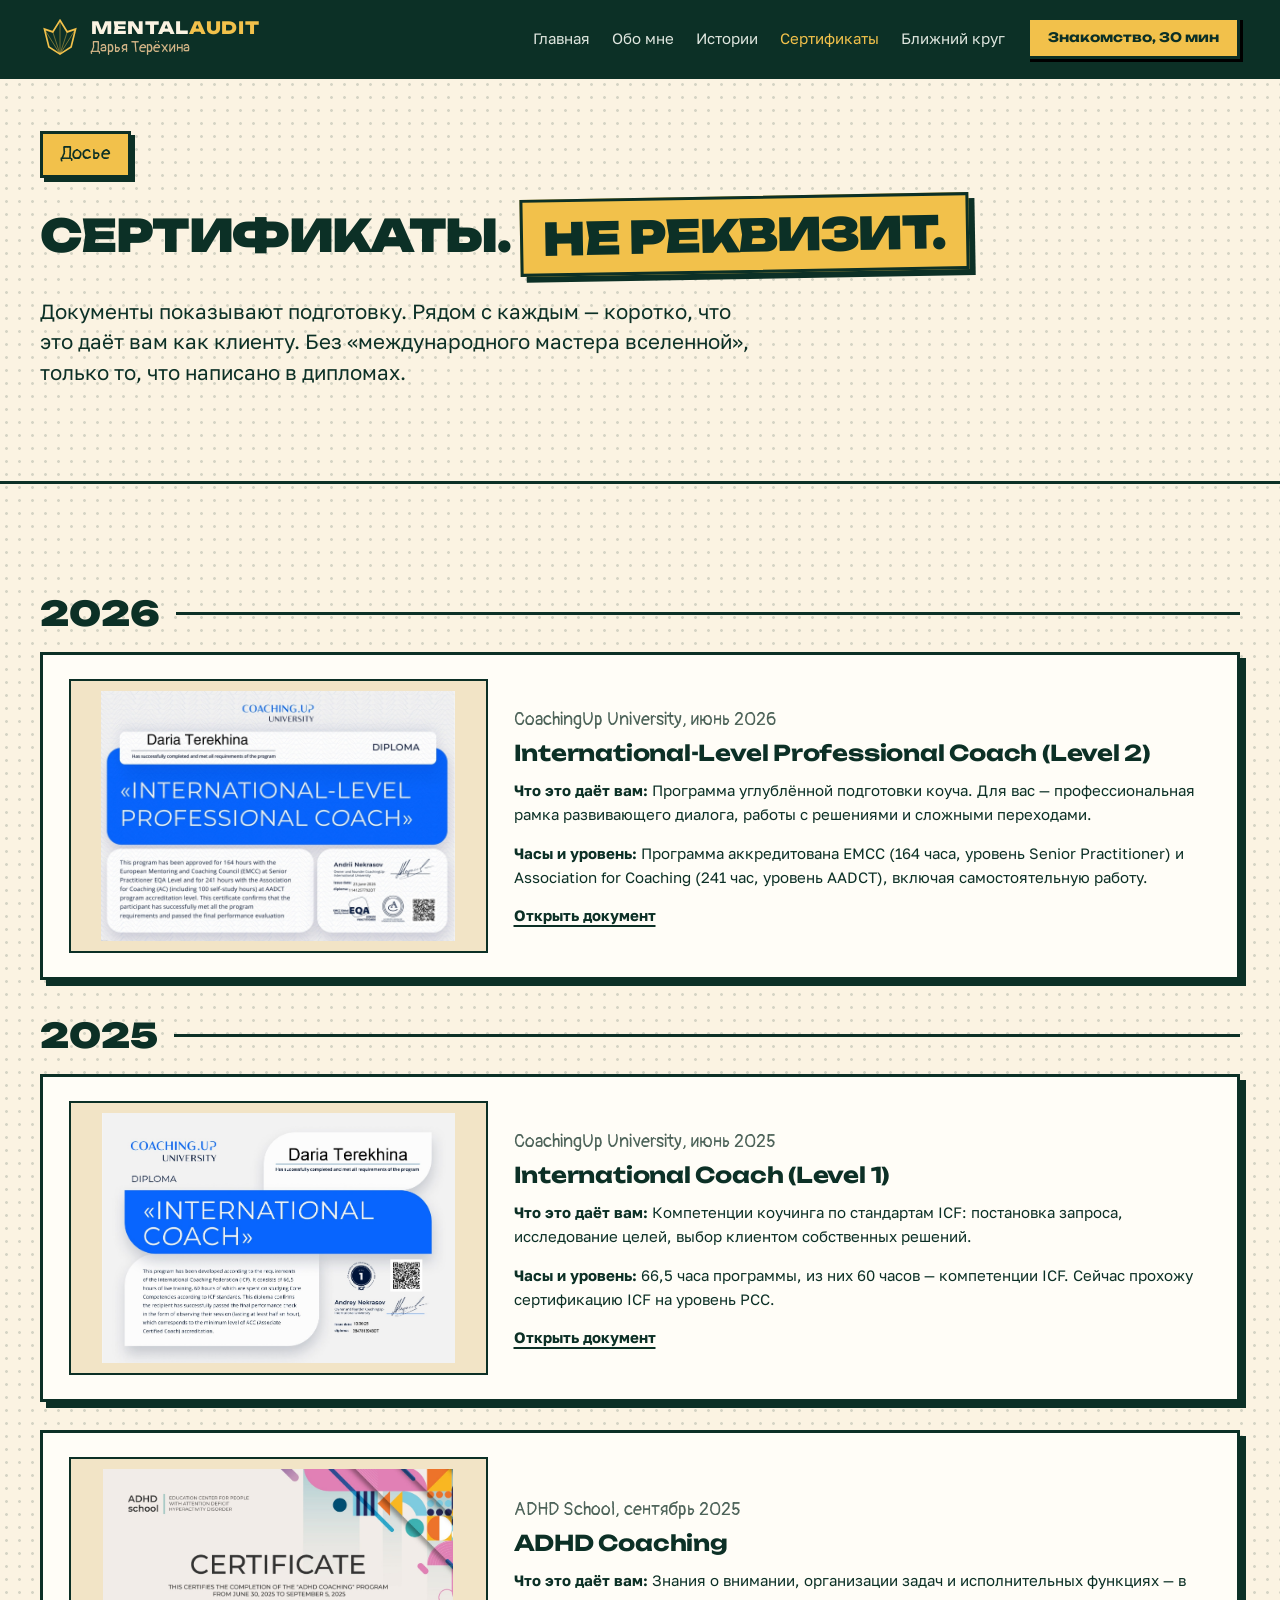
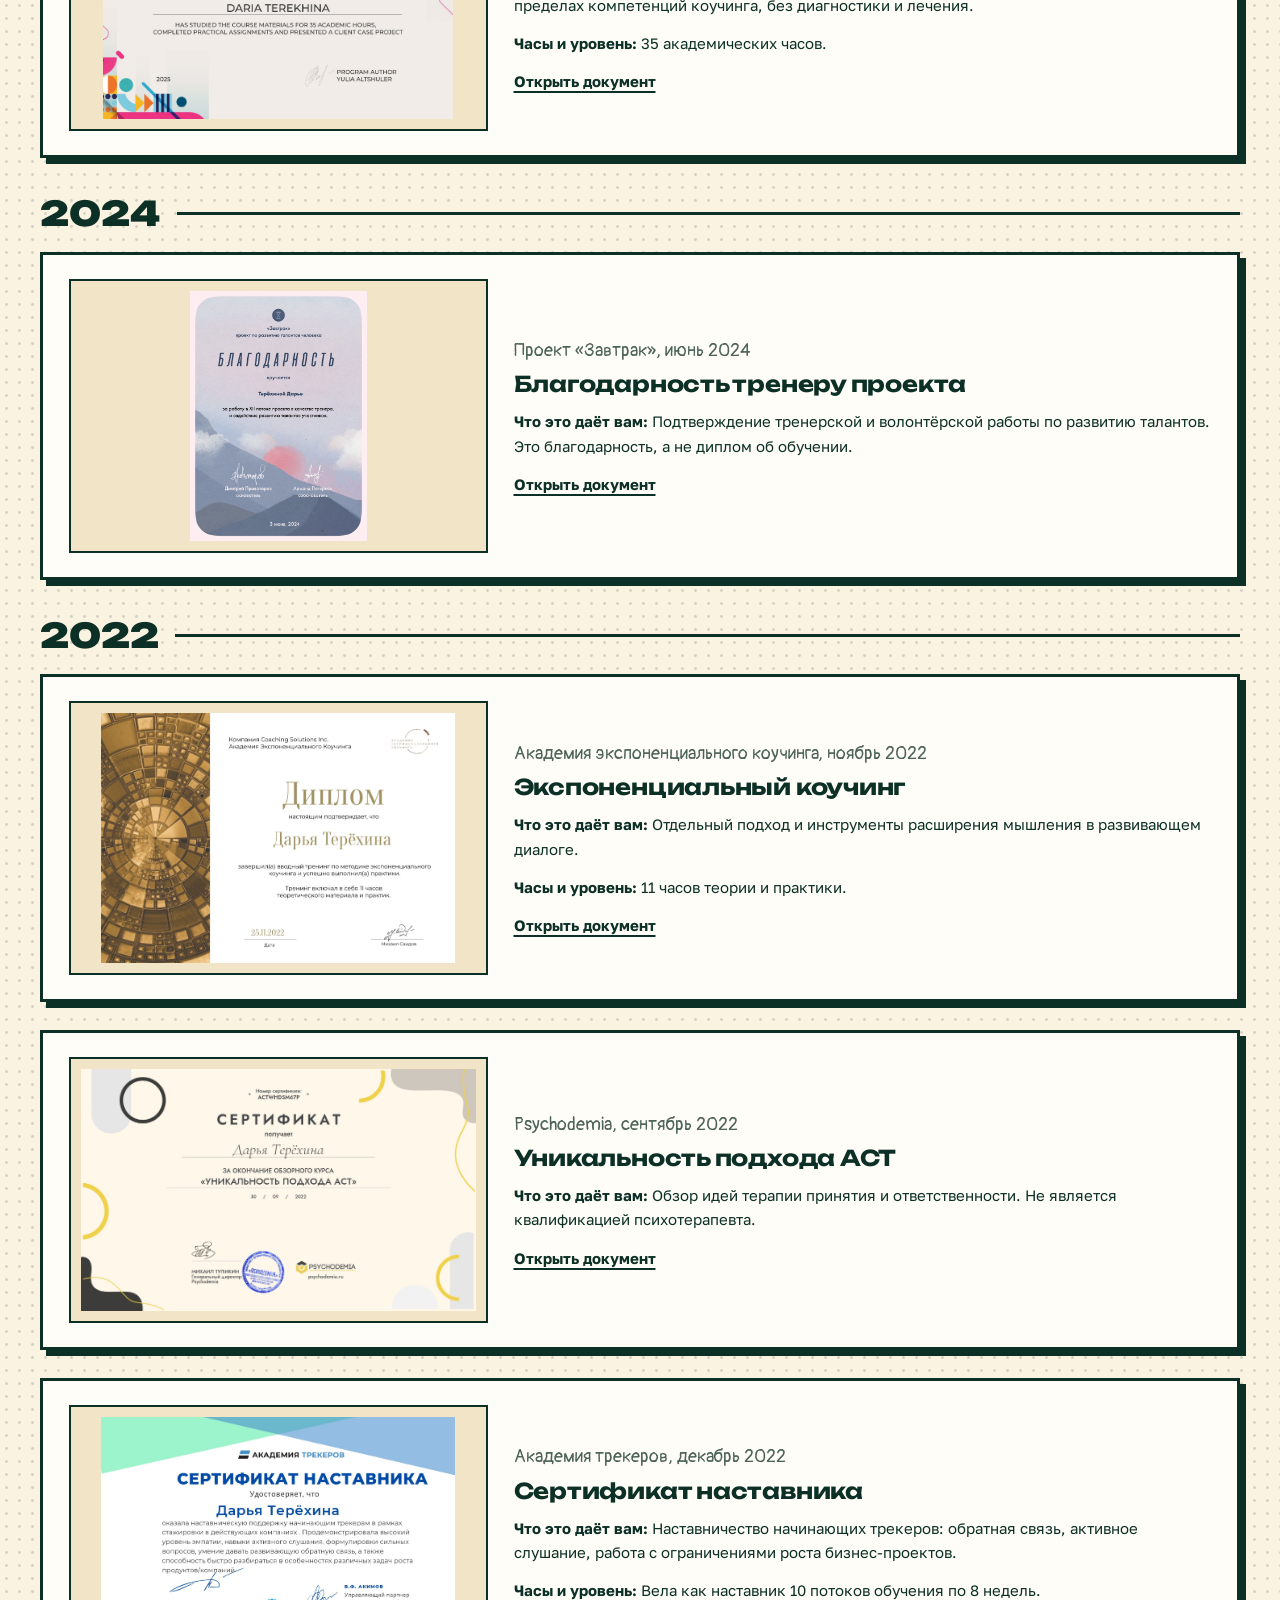
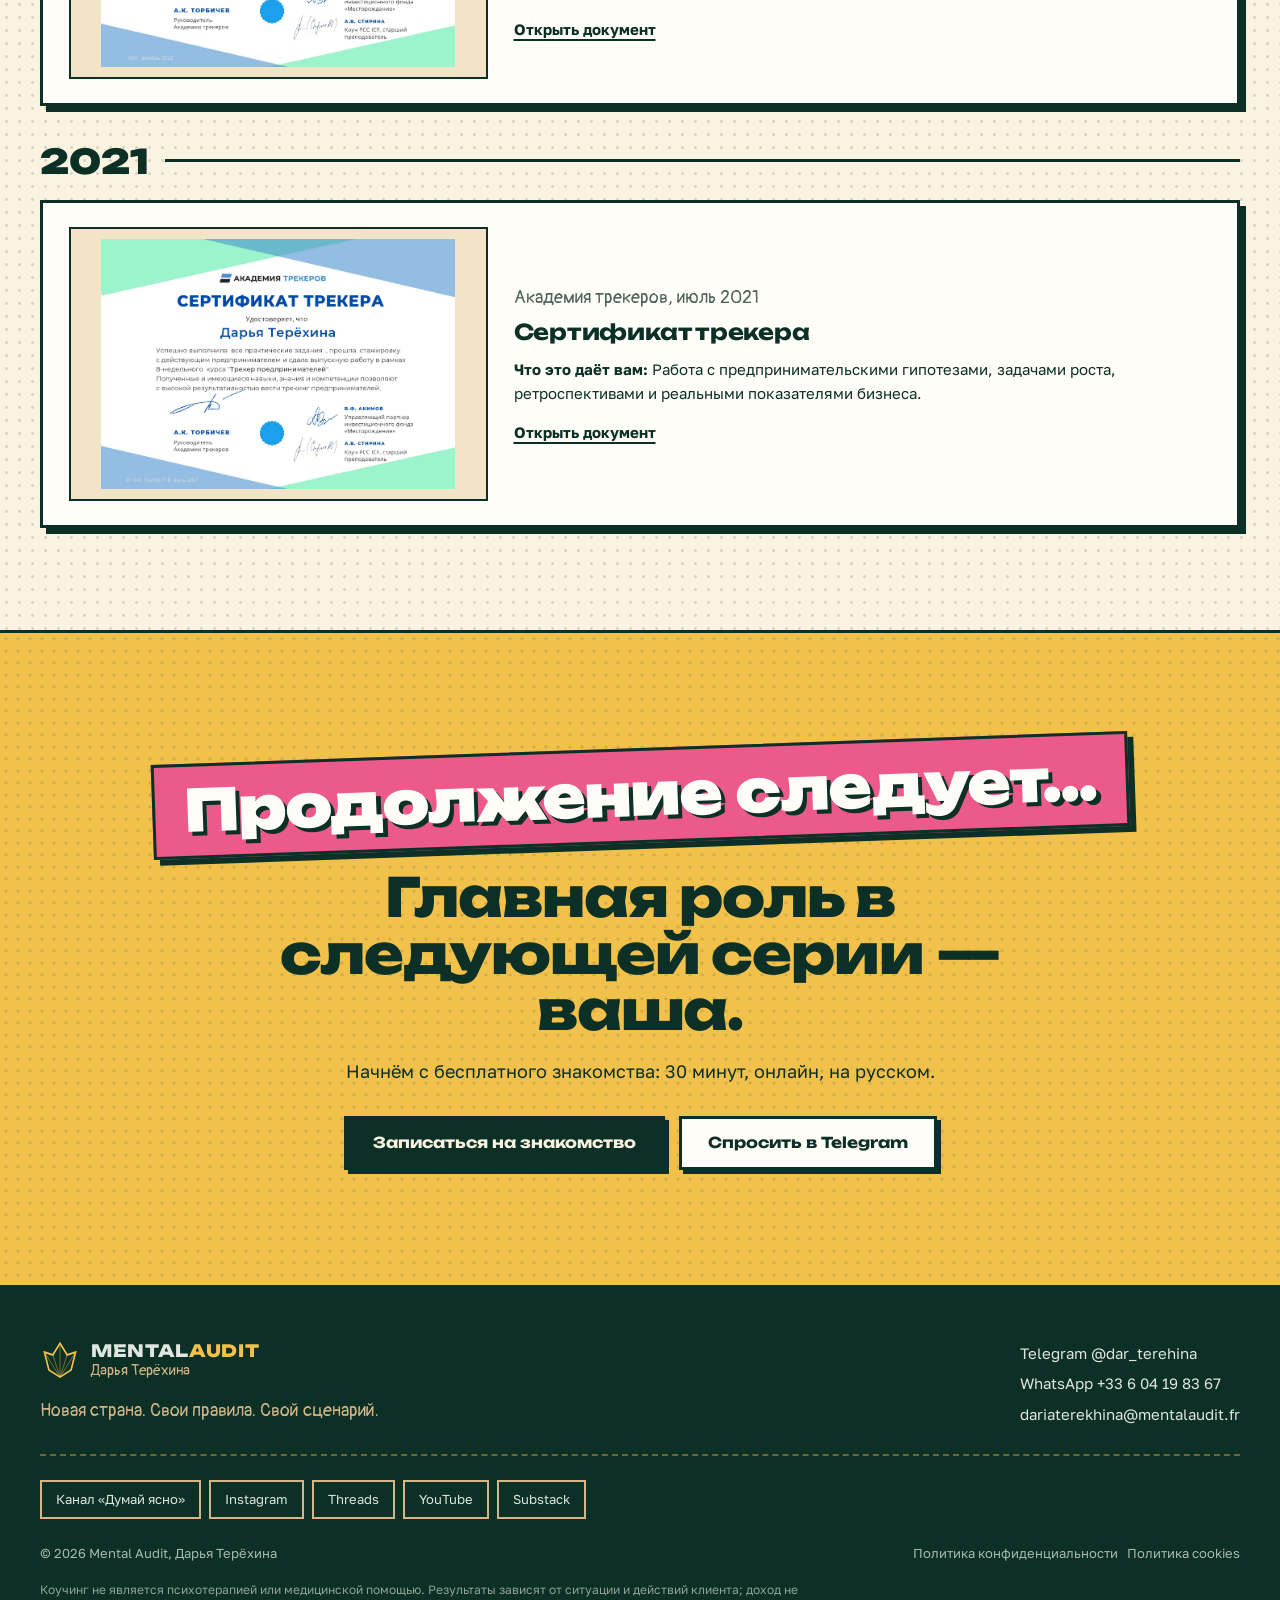
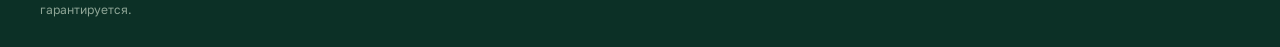
<file: certificates.html>
<!doctype html>
<html lang="ru">
<head>
<meta charset="utf-8">
<meta name="viewport" content="width=device-width, initial-scale=1">
<meta name="color-scheme" content="light">
<meta name="theme-color" content="#0c3026">
<title>Сертификаты и образование коуча — Дарья Терёхина | Mental Audit</title>
<meta name="description" content="Coaching.Up University: Level 1 (программа по стандартам ICF) и Level 2 (аккредитована EMCC и Association for Coaching). ADHD Coaching, Академия трекеров. Сейчас — сертификация ICF PCC.">
<meta property="og:title" content="Сертификаты и образование коуча — Дарья Терёхина">
<meta property="og:description" content="Coaching.Up University: Level 1 (программа по стандартам ICF) и Level 2 (аккредитована EMCC и Association for Coaching). ADHD Coaching, Академия трекеров. Сейчас — сертификация ICF PCC.">
<meta property="og:image" content="https://mentalaudit.fr/images/daria-portrait-collar.jpg">
<link rel="icon" type="image/svg+xml" href="mark.svg">
<link rel="preconnect" href="https://fonts.googleapis.com">
<link rel="preconnect" href="https://fonts.gstatic.com" crossorigin>
<link href="https://fonts.googleapis.com/css2?family=Golos+Text:wght@400;600;700&family=Pangolin&family=Unbounded:wght@700;800;900&display=swap" rel="stylesheet">
<link rel="stylesheet" href="style.css?v=20261119i">
<link rel="canonical" href="https://mentalaudit.fr/certificates.html">
<meta property="og:url" content="https://mentalaudit.fr/certificates.html">
<meta property="og:type" content="website">
<meta property="og:site_name" content="Mental Audit">
<meta property="og:locale" content="ru_RU">
</head>
<body>
<a class="skip" href="#main">К содержанию</a>
<header class="masthead">
  <div class="wrap">
    <a class="logo" href="index.html" aria-label="Mental Audit, на главную">
      <svg viewBox="0 0 72 72" fill="none" aria-hidden="true"><path d="M36 4 49 25 64 20 56 52 36 65 16 52 8 20 23 25 36 4Z" stroke="currentColor" stroke-width="3"/><path d="M36 4v61M8 20l28 45 28-45M23 25l13 40 13-40" stroke="currentColor" stroke-opacity=".5" stroke-width="1.6"/></svg>
      <span><b>MENTAL<span>AUDIT</span></b><small>Дарья Терёхина</small></span>
    </a>
    <nav class="nav" aria-label="Основная навигация">
      <a href="index.html">Главная</a>
      <a href="about.html">Обо мне</a>
      <a href="blog.html">Истории</a>
      <a href="certificates.html" aria-current="page">Сертификаты</a>
      <a href="krug.html">Ближний круг</a>
      <a class="btn btn-gold" href="https://cal.com/daria-mentalaudit/%D1%81%D0%B5%D1%81%D1%81%D0%B8%D1%8F-%D0%B7%D0%BD%D0%B0%D0%BA%D0%BE%D0%BC%D1%81%D1%82%D0%B2%D0%BE" target="_blank" rel="noopener">Знакомство, 30 мин</a>
    </nav>
  </div>
</header>

<main id="main">

<section class="subcover">
  <div class="wrap">
    <span class="caption">Досье</span>
    <h1>Сертификаты. <span>Не реквизит.</span></h1>
    <p class="lead">Документы показывают подготовку. Рядом с каждым — коротко, что это даёт вам как клиенту. Без «международного мастера вселенной», только то, что написано в дипломах.</p>
  </div>
</section>
<section class="scene">
  <div class="wrap dossier">
    <div class="year"><b>2026</b></div><article class="panel doc"><div class="doc-img"><img src="images/international-coach%20level%202%202026.jpg" alt="International-Level Professional Coach, документ за 2026 год" loading="lazy"></div><div><span class="who">CoachingUp University, июнь 2026</span><h3>International-Level Professional Coach (Level 2)</h3><p><strong>Что это даёт вам:</strong> Программа углублённой подготовки коуча. Для вас — профессиональная рамка развивающего диалога, работы с решениями и сложными переходами.</p><p><strong>Часы и уровень:</strong> Программа аккредитована EMCC (164 часа, уровень Senior Practitioner) и Association for Coaching (241 час, уровень AADCT), включая самостоятельную работу.</p><p style="margin-top:14px"><a class="link" href="images/international-coach%20level%202%202026.jpg" target="_blank" rel="noopener">Открыть документ</a></p></div></article><div class="year"><b>2025</b></div><article class="panel doc"><div class="doc-img"><img src="images/international-coach-2025.jpg" alt="International Coach, документ за 2025 год" loading="lazy"></div><div><span class="who">CoachingUp University, июнь 2025</span><h3>International Coach (Level 1)</h3><p><strong>Что это даёт вам:</strong> Компетенции коучинга по стандартам ICF: постановка запроса, исследование целей, выбор клиентом собственных решений.</p><p><strong>Часы и уровень:</strong> 66,5 часа программы, из них 60 часов — компетенции ICF. Сейчас прохожу сертификацию ICF на уровень PCC.</p><p style="margin-top:14px"><a class="link" href="images/international-coach-2025.jpg" target="_blank" rel="noopener">Открыть документ</a></p></div></article><article class="panel doc"><div class="doc-img"><img src="images/adhd-coaching-2025.jpg" alt="ADHD Coaching, документ за 2025 год" loading="lazy"></div><div><span class="who">ADHD School, сентябрь 2025</span><h3>ADHD Coaching</h3><p><strong>Что это даёт вам:</strong> Знания о внимании, организации задач и исполнительных функциях — в пределах компетенций коучинга, без диагностики и лечения.</p><p><strong>Часы и уровень:</strong> 35 академических часов.</p><p style="margin-top:14px"><a class="link" href="images/adhd-coaching-2025.jpg" target="_blank" rel="noopener">Открыть документ</a></p></div></article><div class="year"><b>2024</b></div><article class="panel doc"><div class="doc-img"><img src="images/zavtrak-2024.jpg" alt="Благодарность тренеру проекта «Завтрак», документ за 2024 год" loading="lazy"></div><div><span class="who">Проект «Завтрак», июнь 2024</span><h3>Благодарность тренеру проекта</h3><p><strong>Что это даёт вам:</strong> Подтверждение тренерской и волонтёрской работы по развитию талантов. Это благодарность, а не диплом об обучении.</p><p style="margin-top:14px"><a class="link" href="images/zavtrak-2024.jpg" target="_blank" rel="noopener">Открыть документ</a></p></div></article><div class="year"><b>2022</b></div><article class="panel doc"><div class="doc-img"><img src="images/exponential-coaching-2022.jpg" alt="Экспоненциальный коучинг, документ за 2022 год" loading="lazy"></div><div><span class="who">Академия экспоненциального коучинга, ноябрь 2022</span><h3>Экспоненциальный коучинг</h3><p><strong>Что это даёт вам:</strong> Отдельный подход и инструменты расширения мышления в развивающем диалоге.</p><p><strong>Часы и уровень:</strong> 11 часов теории и практики.</p><p style="margin-top:14px"><a class="link" href="images/exponential-coaching-2022.jpg" target="_blank" rel="noopener">Открыть документ</a></p></div></article><article class="panel doc"><div class="doc-img"><img src="images/act-psychodemia-2022.jpg" alt="Уникальность подхода ACT, документ за 2022 год" loading="lazy"></div><div><span class="who">Psychodemia, сентябрь 2022</span><h3>Уникальность подхода ACT</h3><p><strong>Что это даёт вам:</strong> Обзор идей терапии принятия и ответственности. Не является квалификацией психотерапевта.</p><p style="margin-top:14px"><a class="link" href="images/act-psychodemia-2022.jpg" target="_blank" rel="noopener">Открыть документ</a></p></div></article><article class="panel doc"><div class="doc-img"><img src="images/mentor-2022.jpg" alt="Сертификат наставника, документ за 2022 год" loading="lazy"></div><div><span class="who">Академия трекеров, декабрь 2022</span><h3>Сертификат наставника</h3><p><strong>Что это даёт вам:</strong> Наставничество начинающих трекеров: обратная связь, активное слушание, работа с ограничениями роста бизнес-проектов.</p><p><strong>Часы и уровень:</strong> Вела как наставник 10 потоков обучения по 8 недель.</p><p style="margin-top:14px"><a class="link" href="images/mentor-2022.jpg" target="_blank" rel="noopener">Открыть документ</a></p></div></article><div class="year"><b>2021</b></div><article class="panel doc"><div class="doc-img"><img src="images/tracker-2021.jpg" alt="Сертификат трекера, документ за 2021 год" loading="lazy"></div><div><span class="who">Академия трекеров, июль 2021</span><h3>Сертификат трекера</h3><p><strong>Что это даёт вам:</strong> Работа с предпринимательскими гипотезами, задачами роста, ретроспективами и реальными показателями бизнеса.</p><p style="margin-top:14px"><a class="link" href="images/tracker-2021.jpg" target="_blank" rel="noopener">Открыть документ</a></p></div></article>
  </div>
</section>

<section class="finale scene-gold">
  <div class="wrap">
    <span class="sfx">Продолжение следует…</span>
    <h2>Главная роль в следующей серии — ваша.</h2>
    <p>Начнём с бесплатного знакомства: 30 минут, онлайн, на русском.</p>
    <div class="cta-row">
      <a class="btn btn-ink" href="https://cal.com/daria-mentalaudit/%D1%81%D0%B5%D1%81%D1%81%D0%B8%D1%8F-%D0%B7%D0%BD%D0%B0%D0%BA%D0%BE%D0%BC%D1%81%D1%82%D0%B2%D0%BE" target="_blank" rel="noopener">Записаться на знакомство</a>
      <a class="btn" href="https://t.me/dar_terehina" target="_blank" rel="noopener">Спросить в Telegram</a>
    </div>
  </div>
</section>
</main>

<footer class="footer">
  <div class="wrap">
    <div class="footer-top">
      <div>
        <a class="logo" href="index.html"><svg viewBox="0 0 72 72" fill="none" aria-hidden="true"><path d="M36 4 49 25 64 20 56 52 36 65 16 52 8 20 23 25 36 4Z" stroke="currentColor" stroke-width="3"/><path d="M36 4v61M8 20l28 45 28-45M23 25l13 40 13-40" stroke="currentColor" stroke-opacity=".5" stroke-width="1.6"/></svg><span><b>MENTAL<span>AUDIT</span></b><small>Дарья Терёхина</small></span></a>
        <p>Новая страна. Свои правила. Свой сценарий.</p>
      </div>
      <div class="footer-contacts">
        <a href="https://t.me/dar_terehina" target="_blank" rel="noopener">Telegram @dar_terehina</a>
        <a href="https://wa.me/33604198367" target="_blank" rel="noopener">WhatsApp +33 6 04 19 83 67</a>
        <a href="mailto:dariaterekhina@mentalaudit.fr">dariaterekhina@mentalaudit.fr</a>
      </div>
    </div>
    <div class="socials" aria-label="Социальные сети">
      <a href="https://t.me/thinkclearly_now" target="_blank" rel="noopener">Канал «Думай ясно»</a>
      <a href="https://www.instagram.com/dar_terekhina" target="_blank" rel="noopener">Instagram</a>
      <a href="https://www.threads.com/@dar_terekhina" target="_blank" rel="noopener">Threads</a>
      <a href="https://youtube.com/@dar_terekhina" target="_blank" rel="noopener">YouTube</a>
      <a href="https://dariaterehina.substack.com" target="_blank" rel="noopener">Substack</a>
    </div>
    <div class="footer-bottom">
      <span>© 2026 Mental Audit, Дарья Терёхина</span>
      <span><a href="https://docs.google.com/document/d/1q0NrdJZFEnXhmR4tX918Z0RPZUDRDrlL/edit?usp=drive_link" target="_blank" rel="noopener">Политика конфиденциальности</a> &nbsp; <a href="https://docs.google.com/document/d/1GY1hgu3mqL7DzoUqWoynKWMrRLRtPLpX/edit?usp=drive_link" target="_blank" rel="noopener">Политика cookies</a></span>
    </div>
    <p class="legal">Коучинг не является психотерапией или медицинской помощью. Результаты зависят от ситуации и действий клиента; доход не гарантируется.</p>
  </div>
</footer>
<script data-goatcounter="https://dariaterekhina.goatcounter.com/count" async src="https://gc.zgo.at/count.js"></script>
<script>
document.addEventListener('click',function(e){
  var a=e.target.closest&&e.target.closest('a[href^="http"]');if(!a)return;
  var h=a.href,n=null;
  if(h.indexOf('cal.com')>-1)n='klik-zapis-znakomstvo';
  else if(h.indexOf('t.me/dar_terehina')>-1)n='klik-telegram-lichno';
  else if(h.indexOf('t.me/customerreviews')>-1)n='klik-otzyvy';
  else if(h.indexOf('t.me/thinkclearly')>-1)n='klik-kanal-dumay-yasno';
  else if(h.indexOf('wa.me')>-1)n='klik-whatsapp';
  else if(h.indexOf('substack')>-1)n='klik-substack';
  else if(h.indexOf('instagram')>-1)n='klik-instagram';
  else if(h.indexOf('threads')>-1)n='klik-threads';
  else if(h.indexOf('youtube')>-1)n='klik-youtube';
  if(n&&window.goatcounter&&window.goatcounter.count)window.goatcounter.count({path:n,title:(a.textContent||'').trim().slice(0,60)+' — '+location.pathname,event:true});
});
</script>
</body>
</html>
</file>
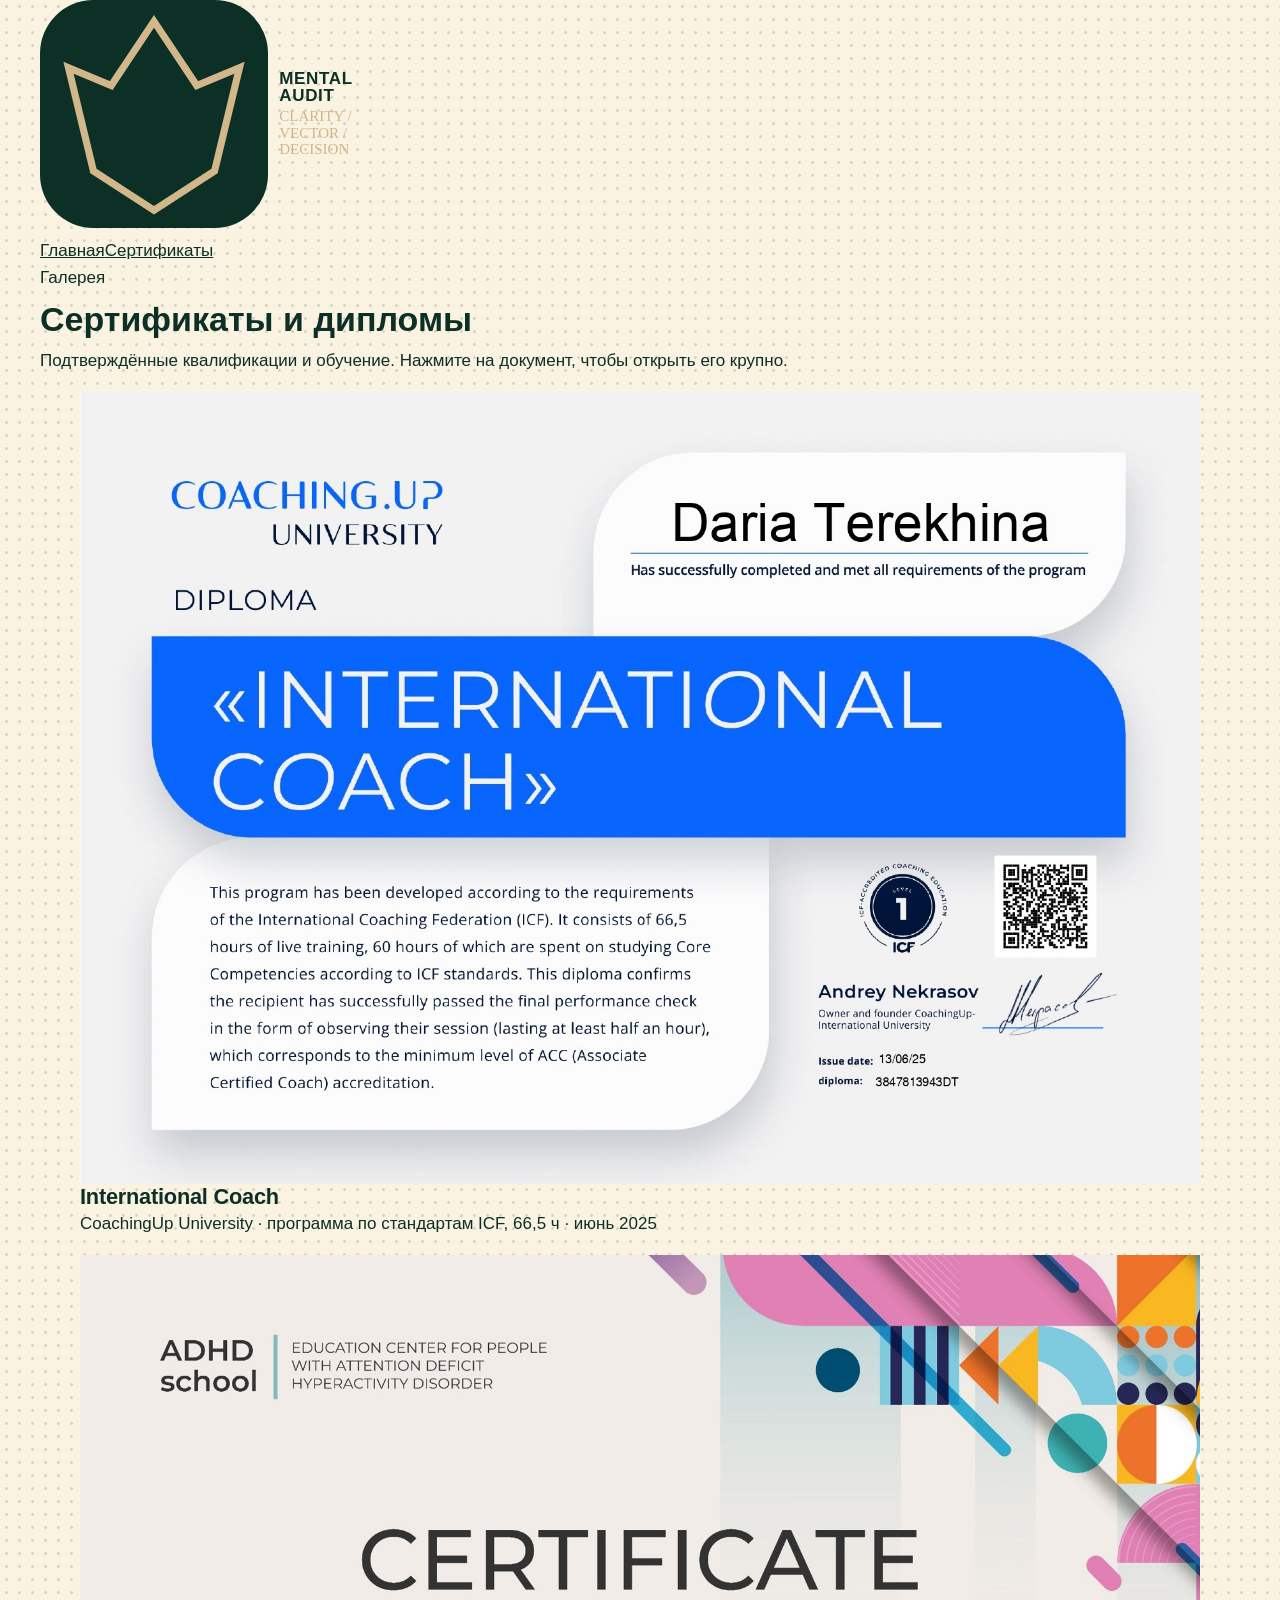
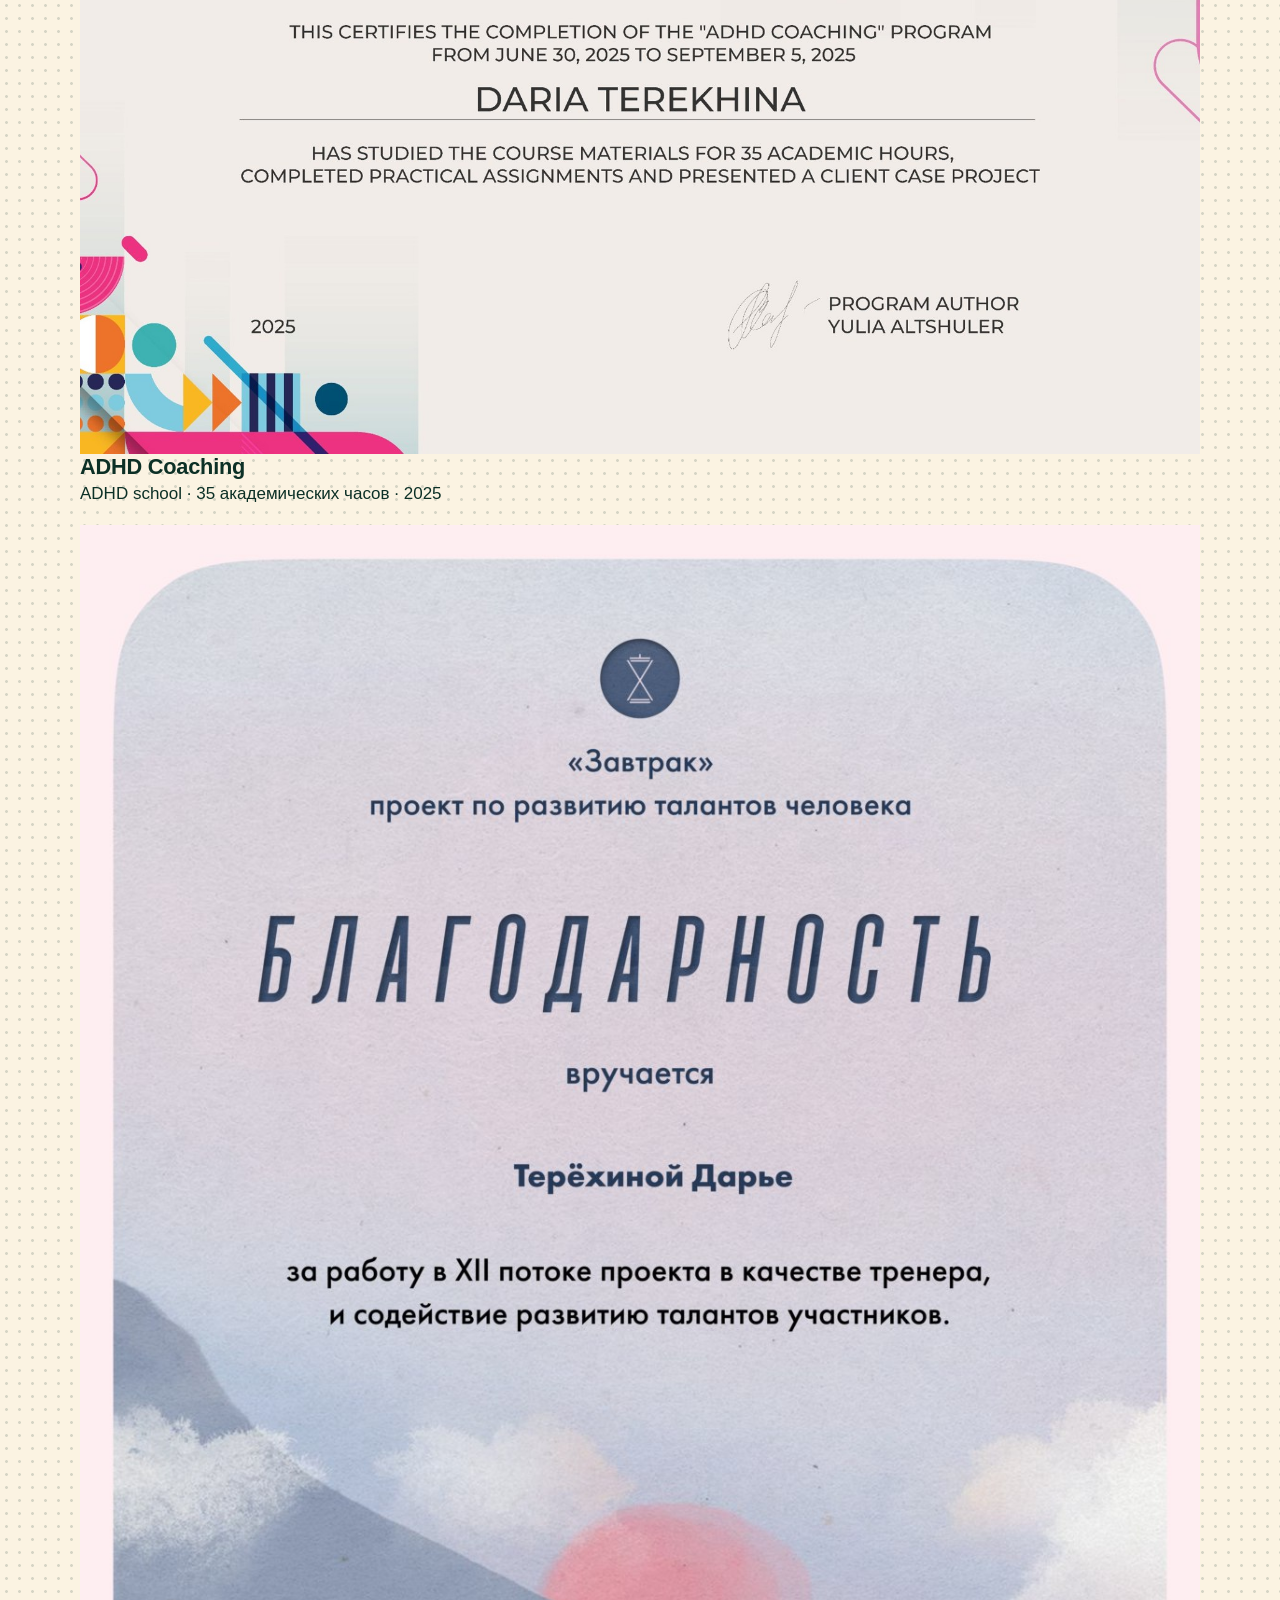
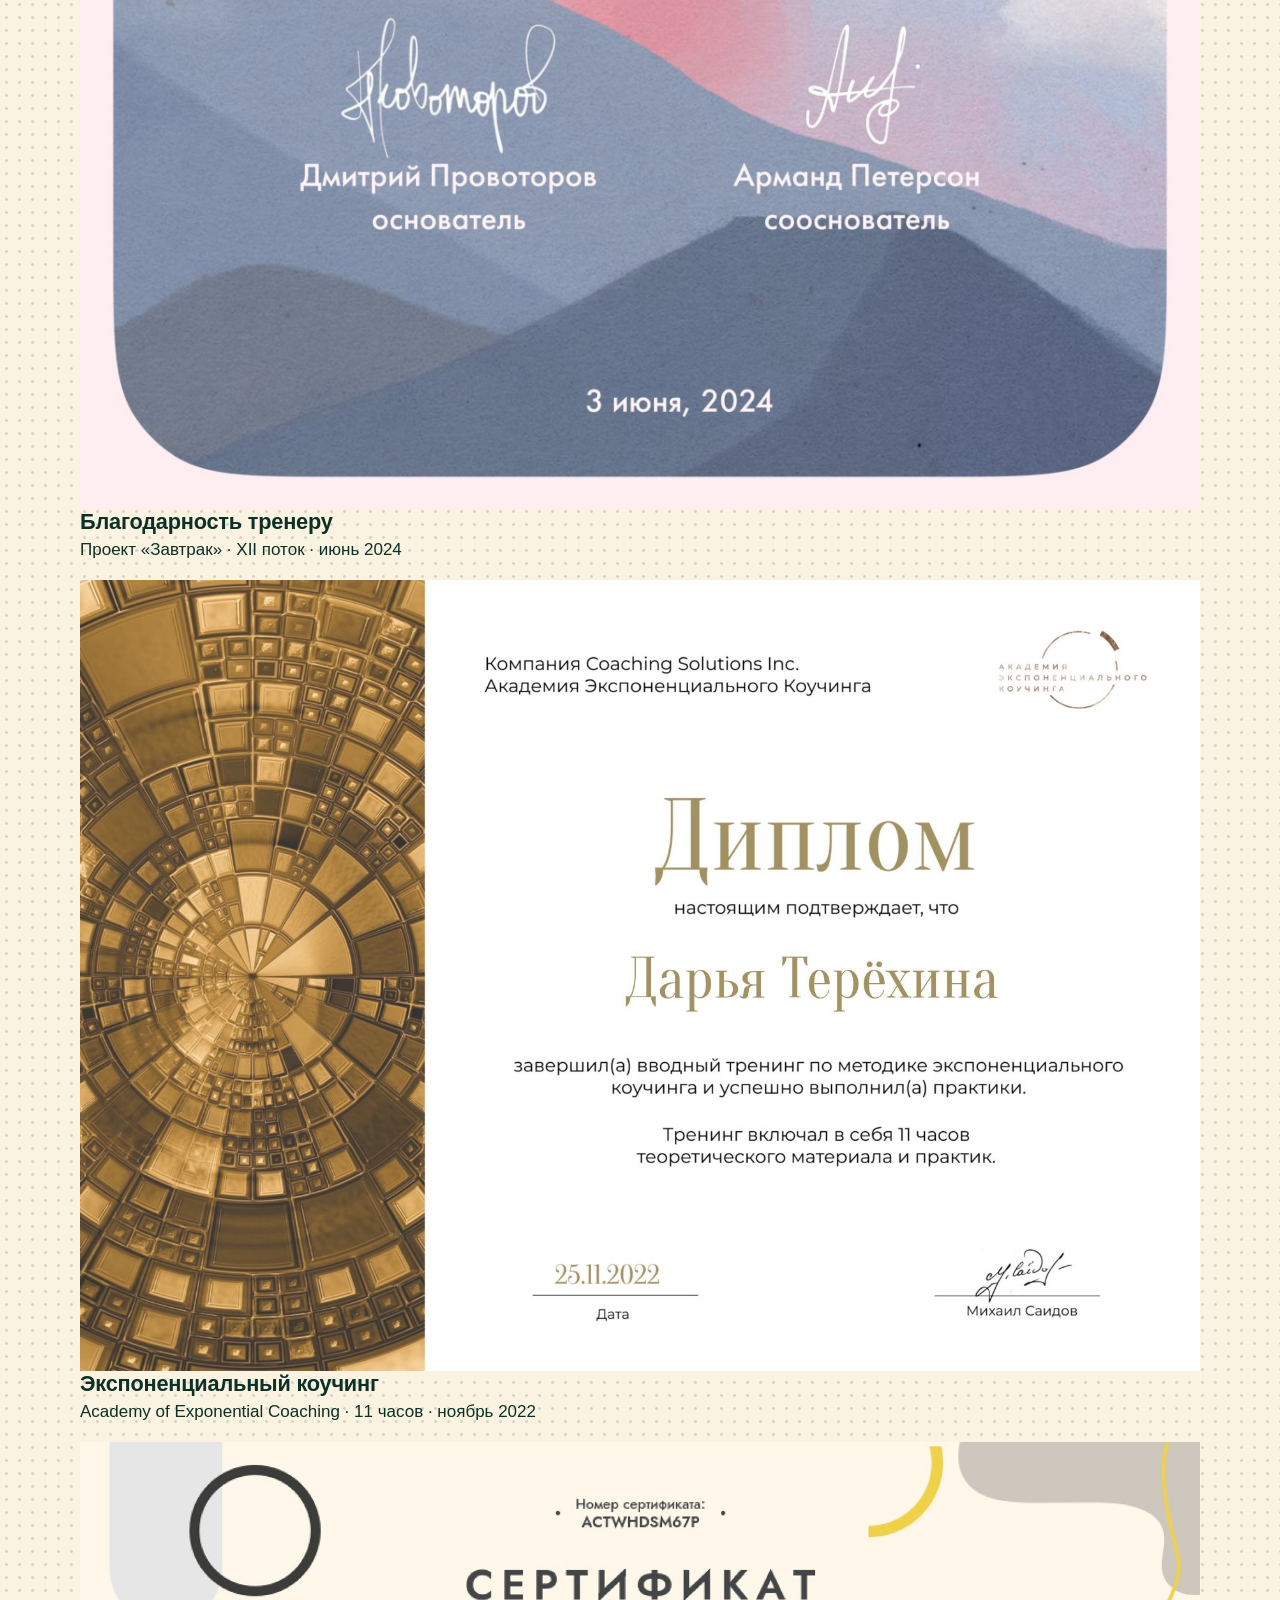
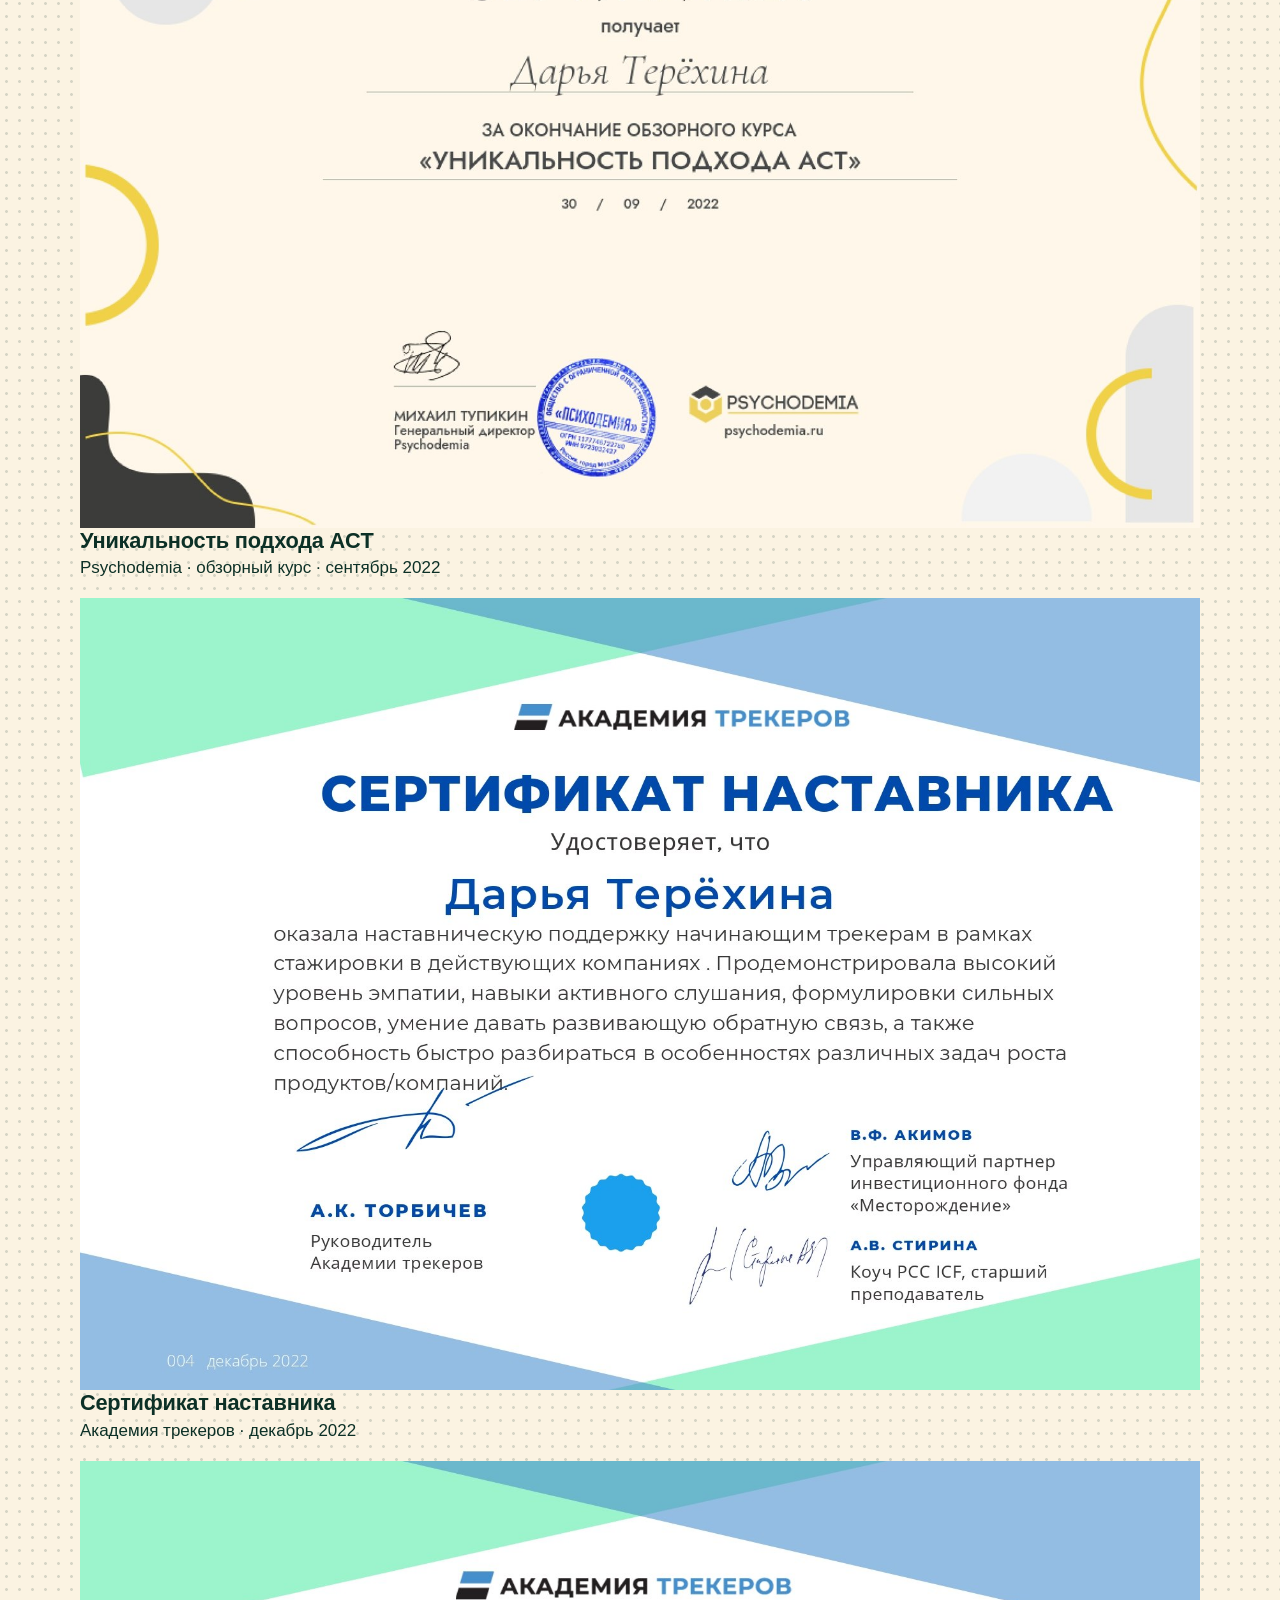
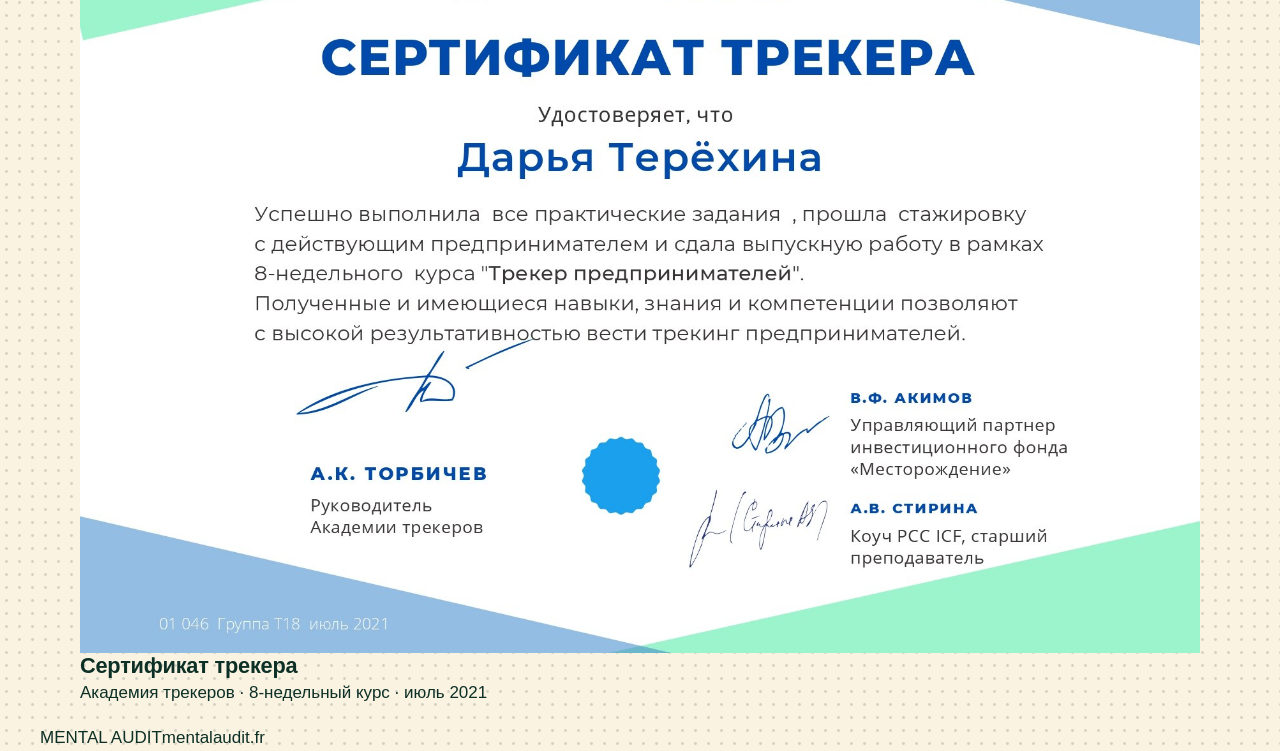
<file: gallery.html>
<!DOCTYPE html><html lang="ru"><head><meta charset="UTF-8"><meta name="viewport" content="width=device-width,initial-scale=1,viewport-fit=cover"><link rel="icon" href="mark.svg"><link rel="preconnect" href="https://fonts.googleapis.com"><link rel="preconnect" href="https://fonts.gstatic.com" crossorigin><link href="https://fonts.googleapis.com/css2?family=Noto+Sans:wght@400;700&family=Noto+Serif:ital,wght@0,400;0,700;1,400&display=swap" rel="stylesheet"><link rel="stylesheet" href="style.css"><title>Сертификаты — MENTAL AUDIT</title></head><body>
<div class="dark"><div class="wrap"><header class="top"><a class="logo" href="index.html"><img src="mark.svg" alt=""><span><b>MENTAL AUDIT</b><small>CLARITY / VECTOR / DECISION</small></span></a><nav><a href="index.html">Главная</a><a href="gallery.html" aria-current="page">Сертификаты</a></nav></header>
<div class="page-head"><span class="label">Галерея</span><h1>Сертификаты и дипломы</h1><p>Подтверждённые квалификации и обучение. Нажмите на документ, чтобы открыть его крупно.</p></div></div></div>
<section><div class="wrap"><div class="grid">
<figure class="cert"><a href="images/international-coach-2025.jpg" target="_blank" rel="noopener"><img src="images/international-coach-2025.jpg" alt="International Coach" loading="lazy"></a><figcaption><h3>International Coach</h3><span>CoachingUp University · программа по стандартам ICF, 66,5 ч · июнь 2025</span></figcaption></figure>
<figure class="cert"><a href="images/adhd-coaching-2025.jpg" target="_blank" rel="noopener"><img src="images/adhd-coaching-2025.jpg" alt="ADHD Coaching" loading="lazy"></a><figcaption><h3>ADHD Coaching</h3><span>ADHD school · 35 академических часов · 2025</span></figcaption></figure>
<figure class="cert"><a href="images/zavtrak-2024.jpg" target="_blank" rel="noopener"><img src="images/zavtrak-2024.jpg" alt="Благодарность тренеру" loading="lazy"></a><figcaption><h3>Благодарность тренеру</h3><span>Проект «Завтрак» · XII поток · июнь 2024</span></figcaption></figure>
<figure class="cert"><a href="images/exponential-coaching-2022.jpg" target="_blank" rel="noopener"><img src="images/exponential-coaching-2022.jpg" alt="Экспоненциальный коучинг" loading="lazy"></a><figcaption><h3>Экспоненциальный коучинг</h3><span>Academy of Exponential Coaching · 11 часов · ноябрь 2022</span></figcaption></figure>
<figure class="cert"><a href="images/act-psychodemia-2022.jpg" target="_blank" rel="noopener"><img src="images/act-psychodemia-2022.jpg" alt="Уникальность подхода ACT" loading="lazy"></a><figcaption><h3>Уникальность подхода ACT</h3><span>Psychodemia · обзорный курс · сентябрь 2022</span></figcaption></figure>
<figure class="cert"><a href="images/mentor-2022.jpg" target="_blank" rel="noopener"><img src="images/mentor-2022.jpg" alt="Сертификат наставника" loading="lazy"></a><figcaption><h3>Сертификат наставника</h3><span>Академия трекеров · декабрь 2022</span></figcaption></figure>
<figure class="cert"><a href="images/tracker-2021.jpg" target="_blank" rel="noopener"><img src="images/tracker-2021.jpg" alt="Сертификат трекера" loading="lazy"></a><figcaption><h3>Сертификат трекера</h3><span>Академия трекеров · 8-недельный курс · июль 2021</span></figcaption></figure>
</div></div></section>
<footer class="dark"><div class="wrap"><span>MENTAL AUDIT</span><span>mentalaudit.fr</span></div></footer></body></html>
</file>
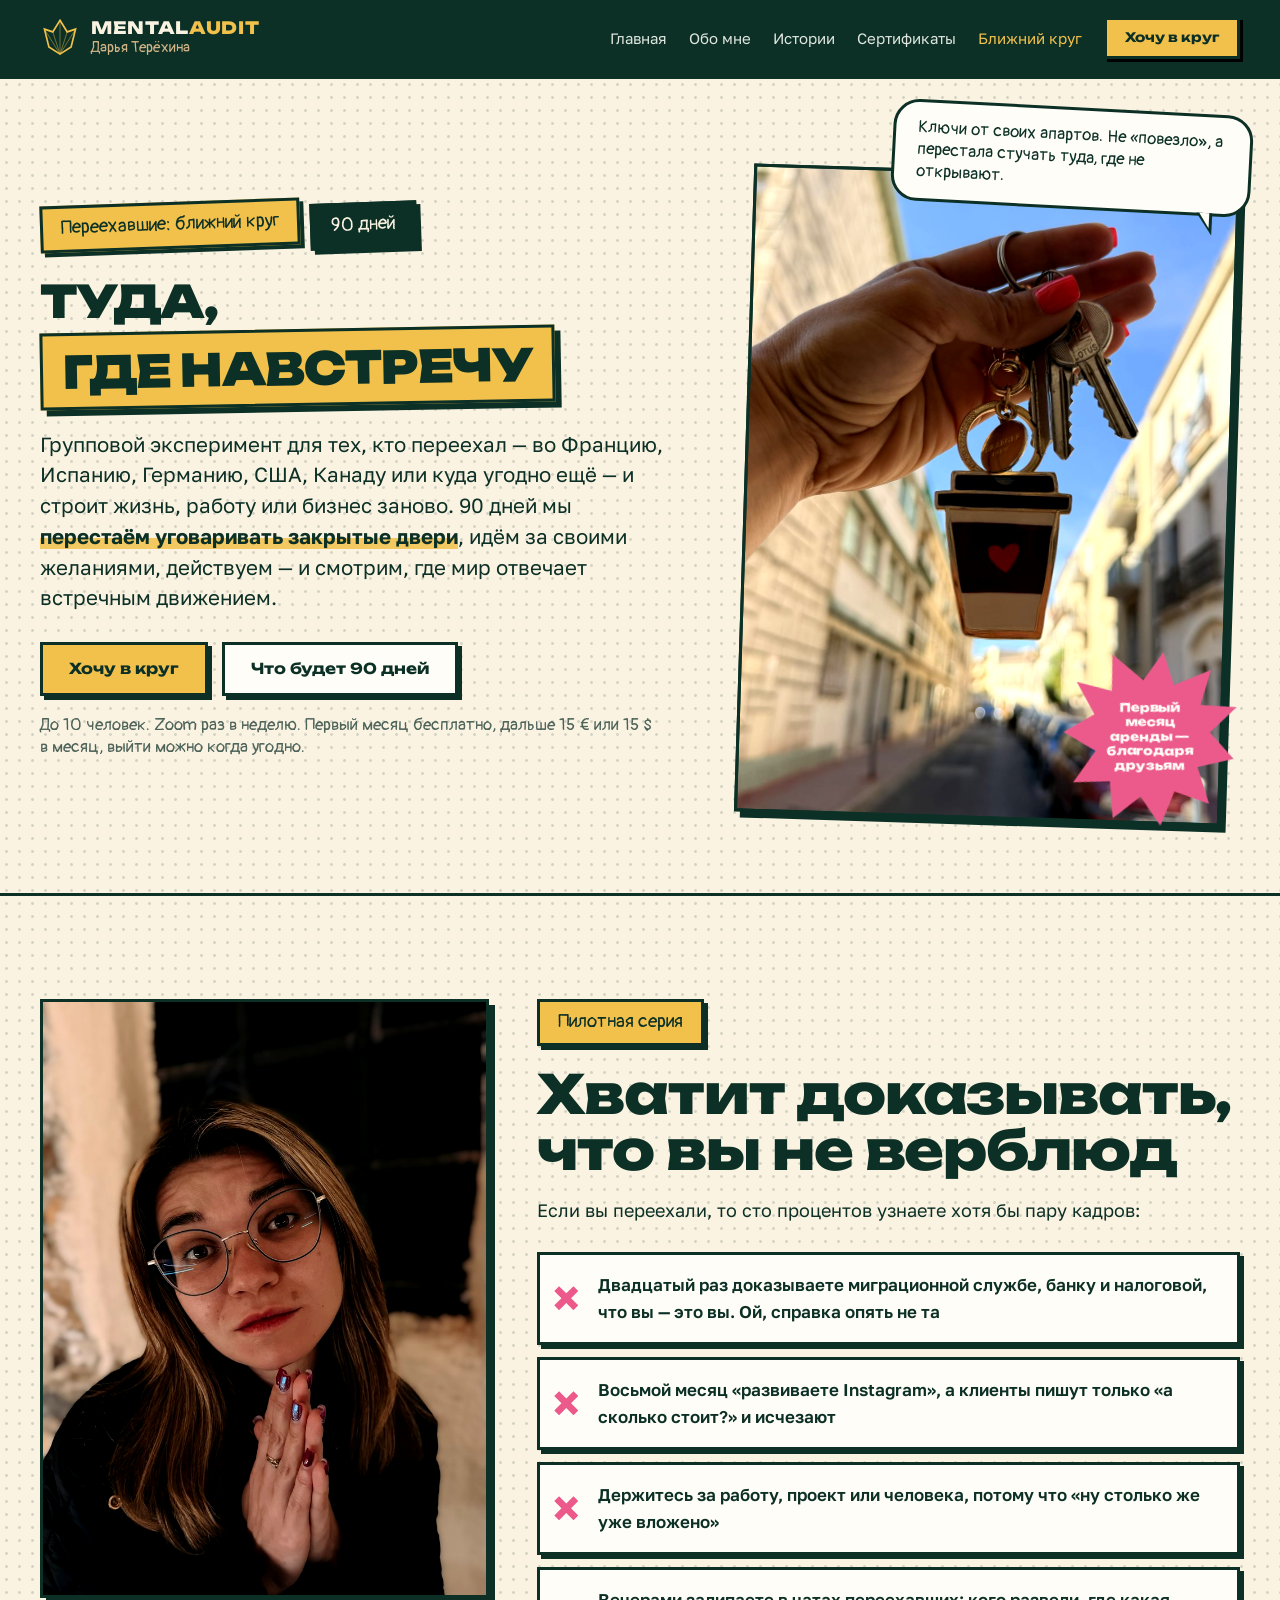
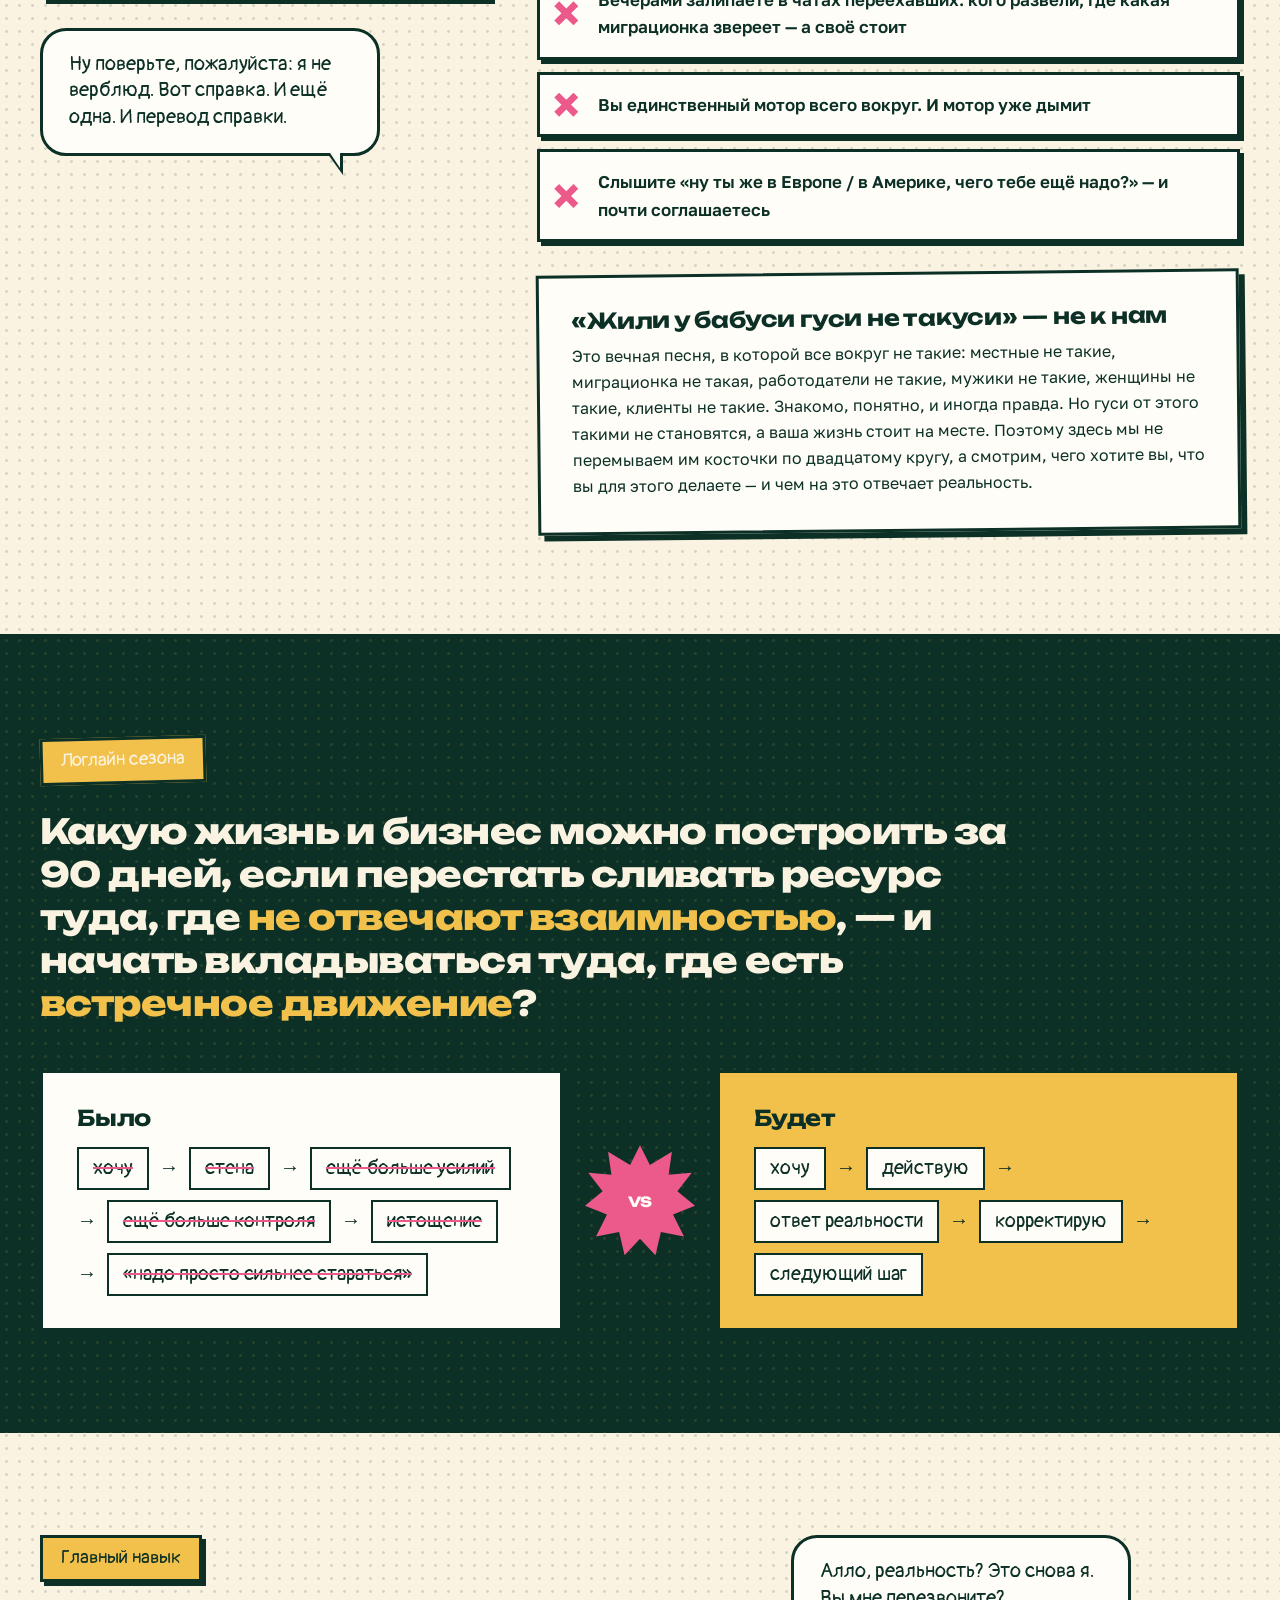
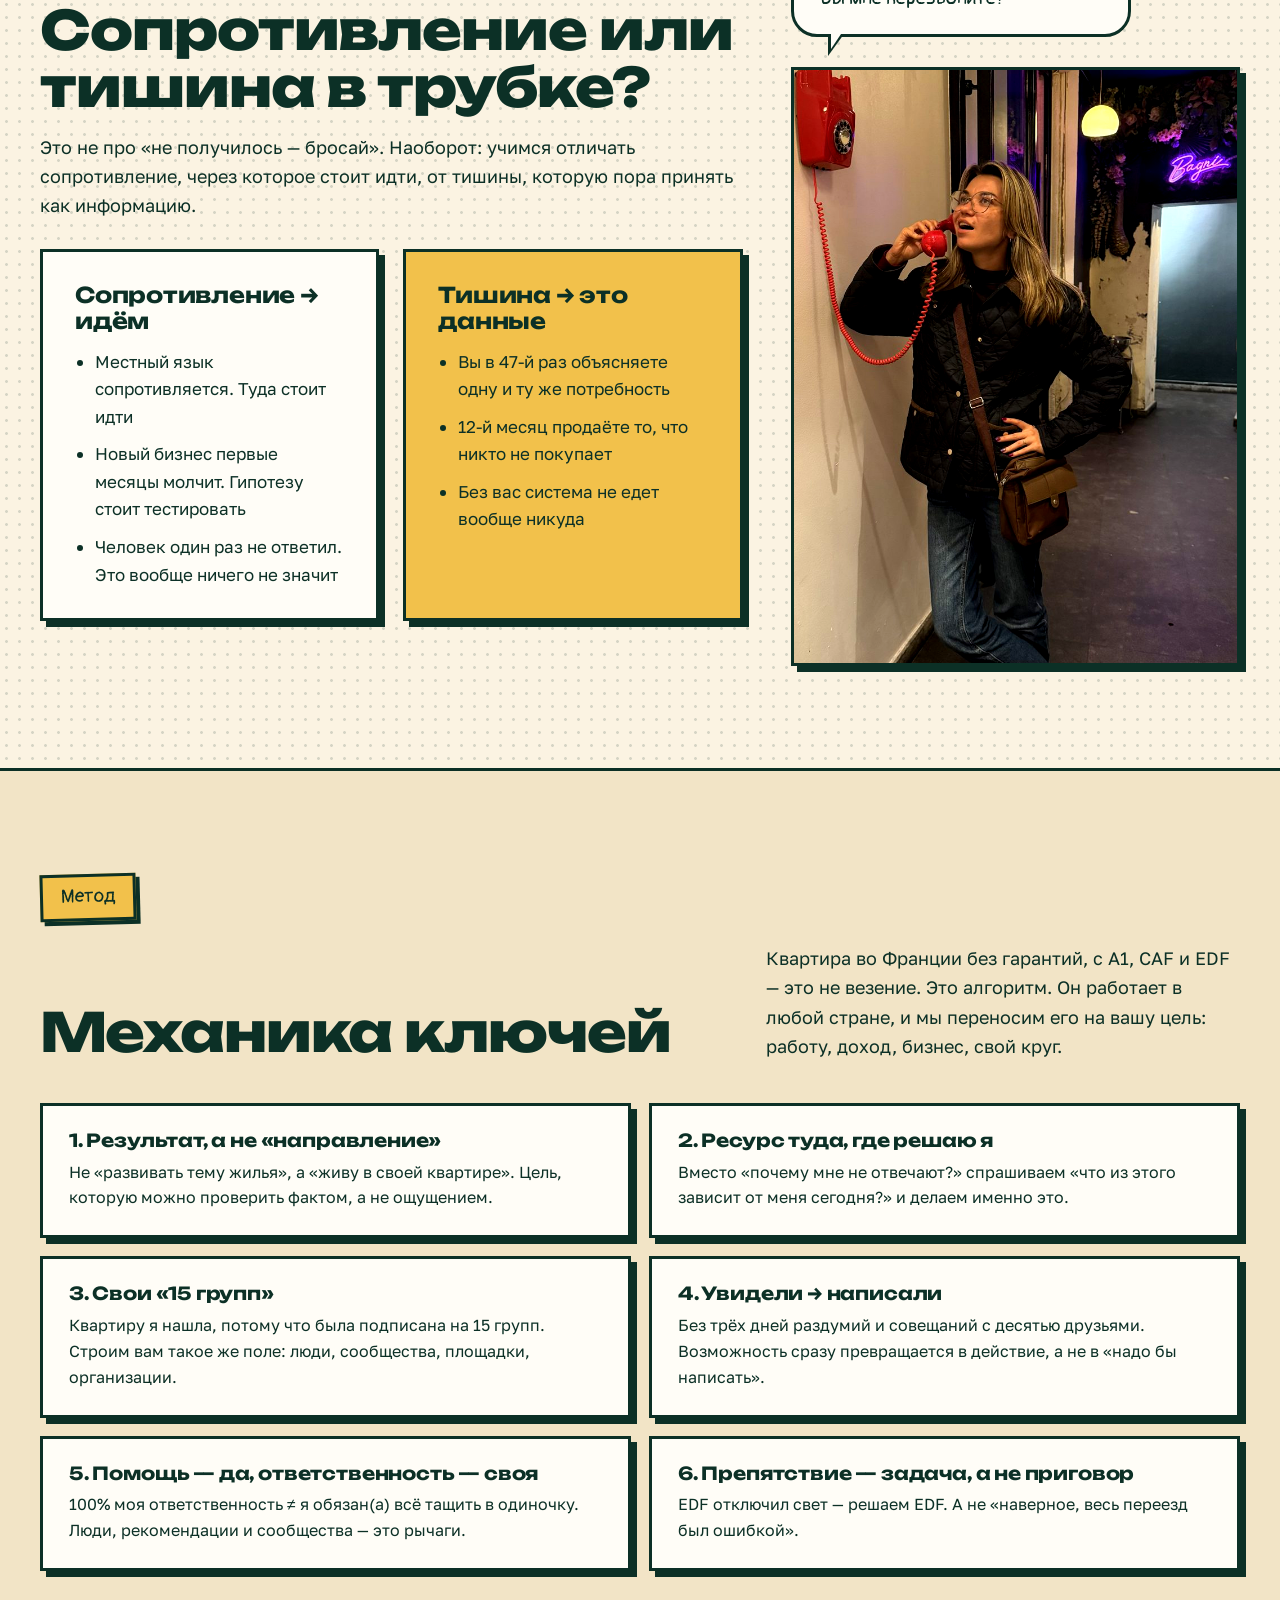
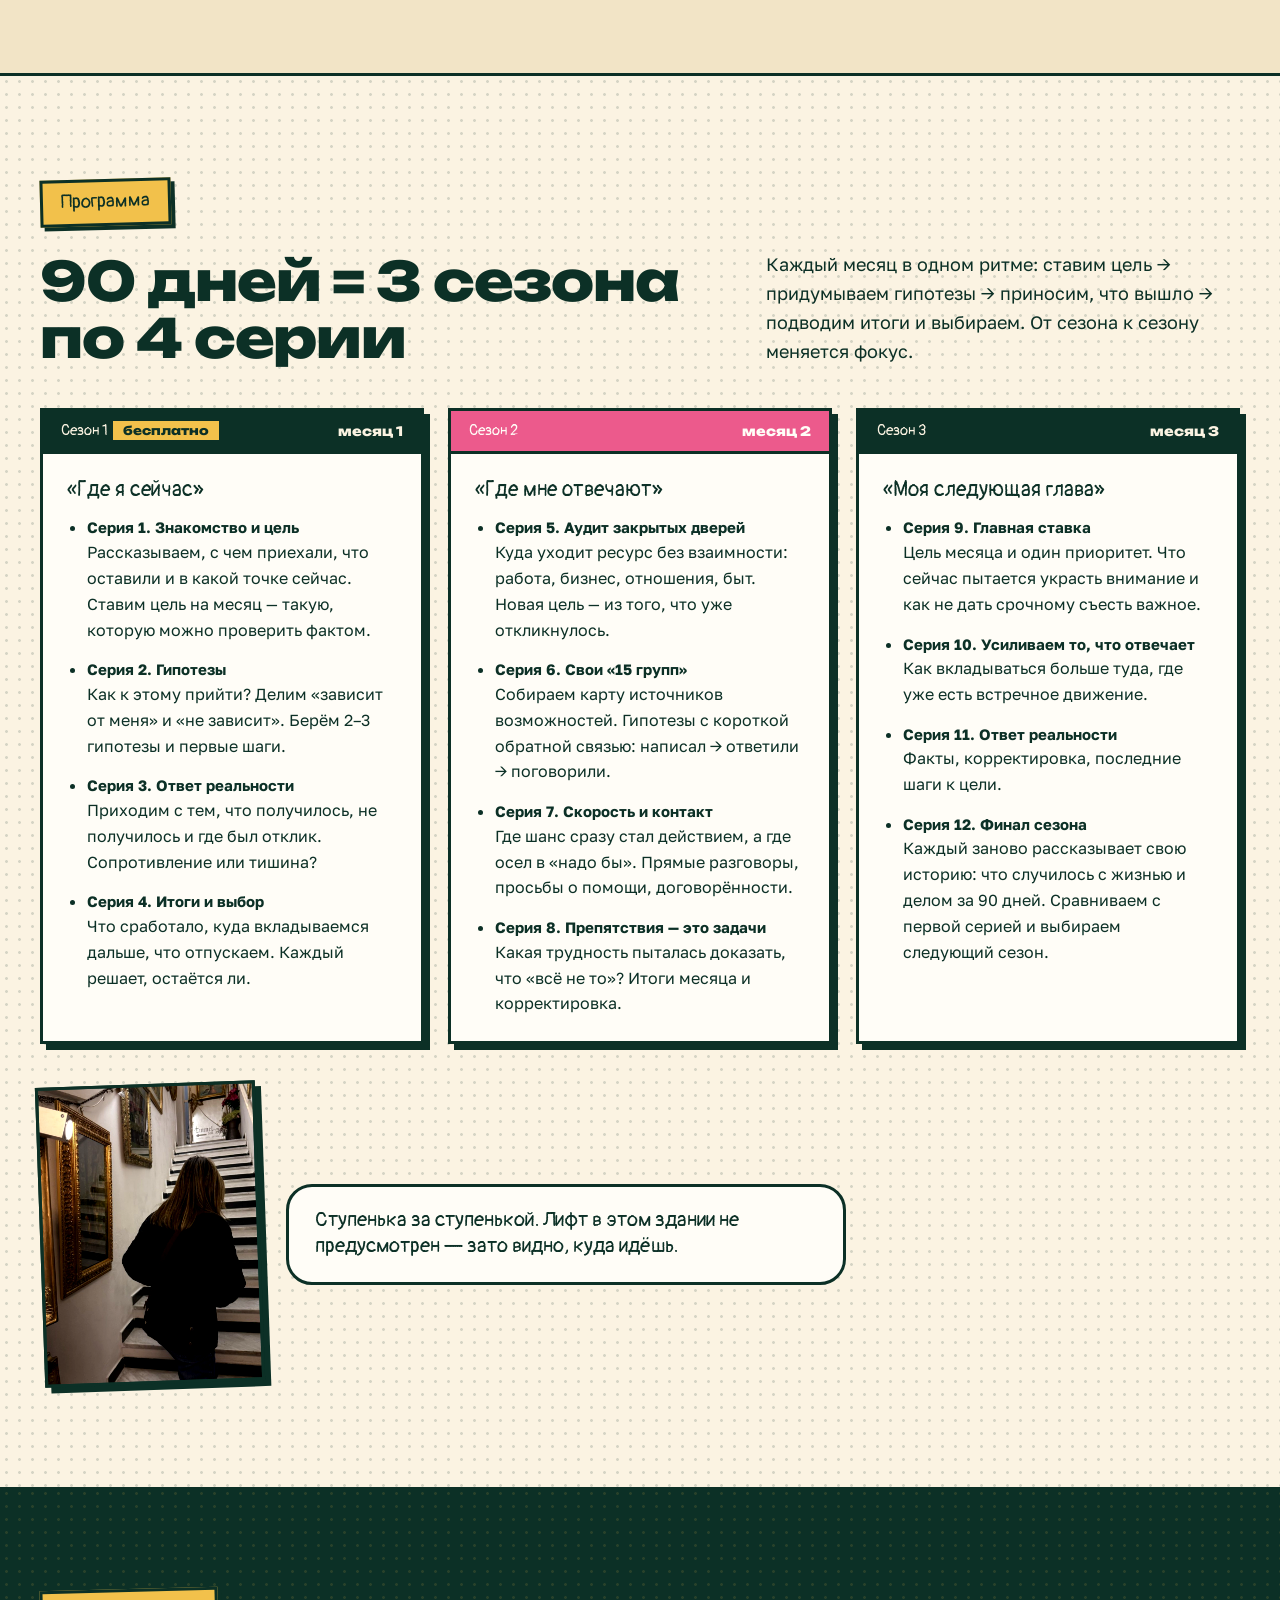
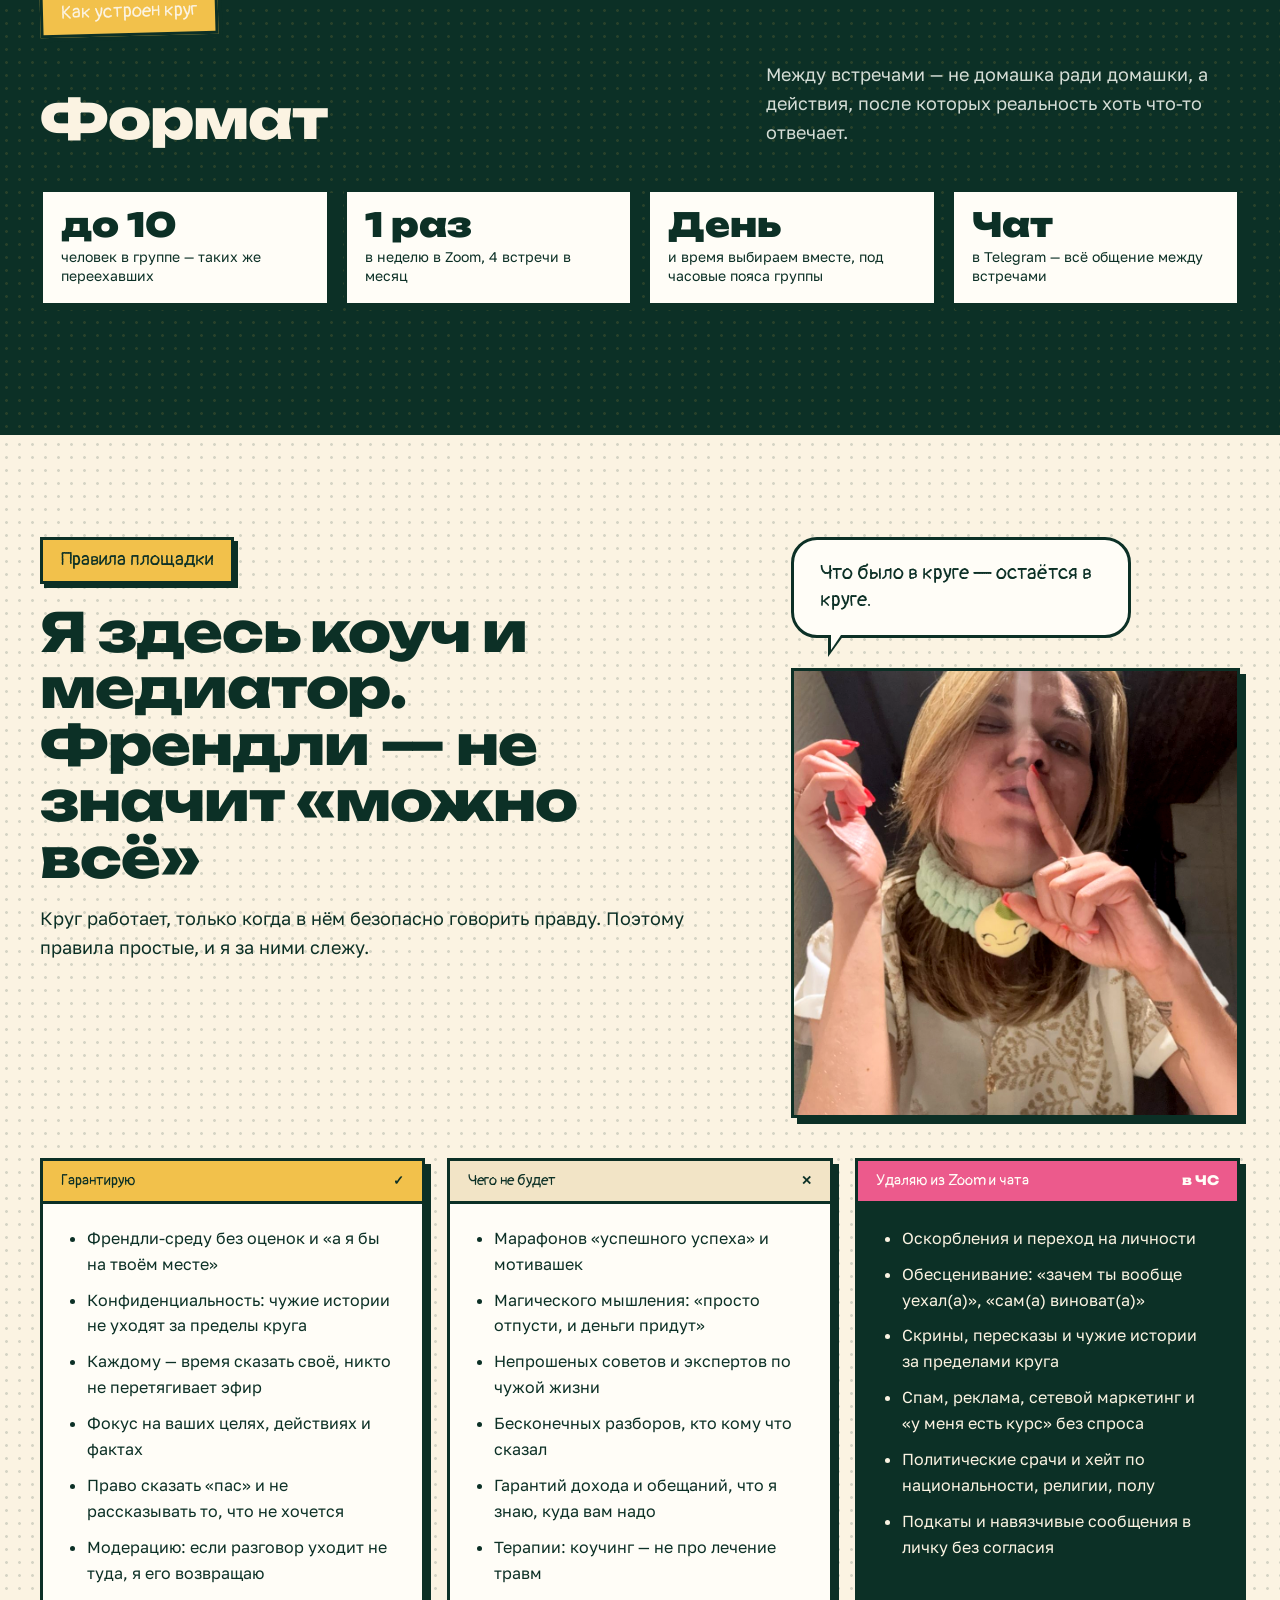
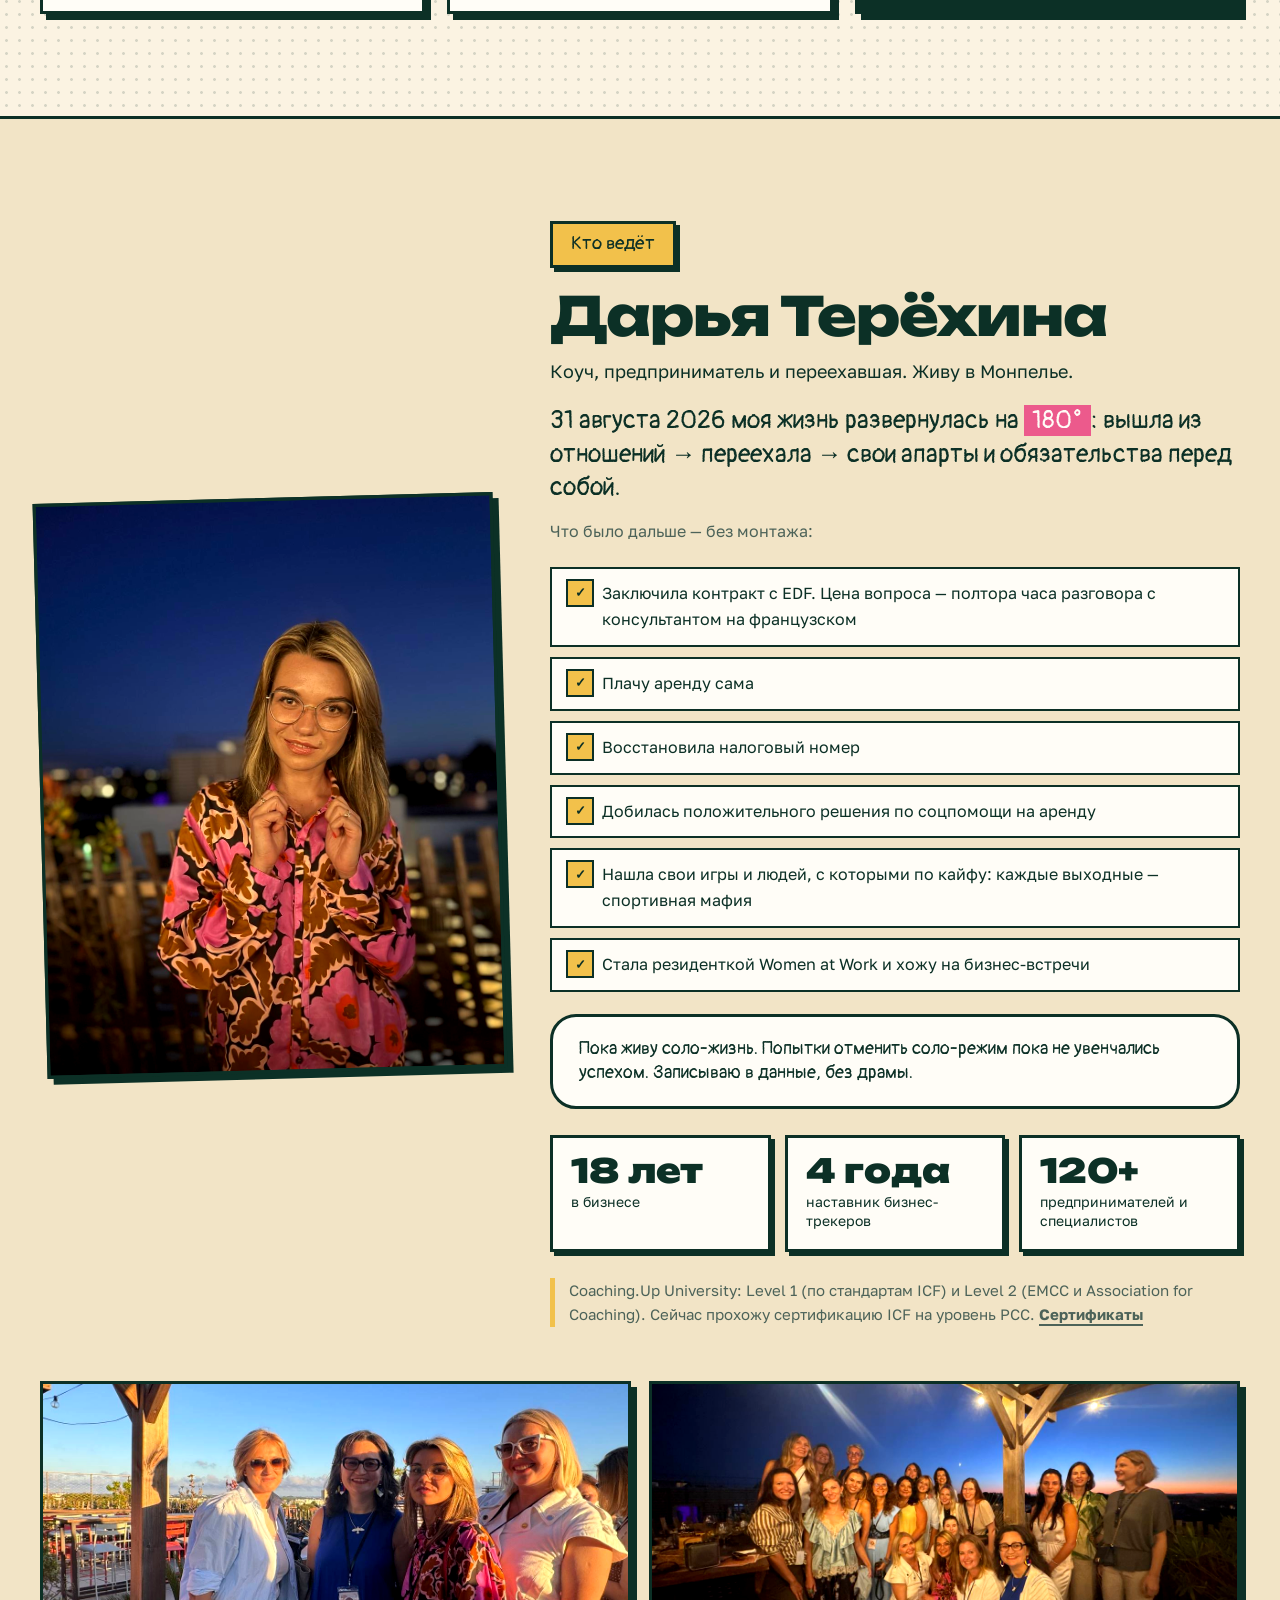
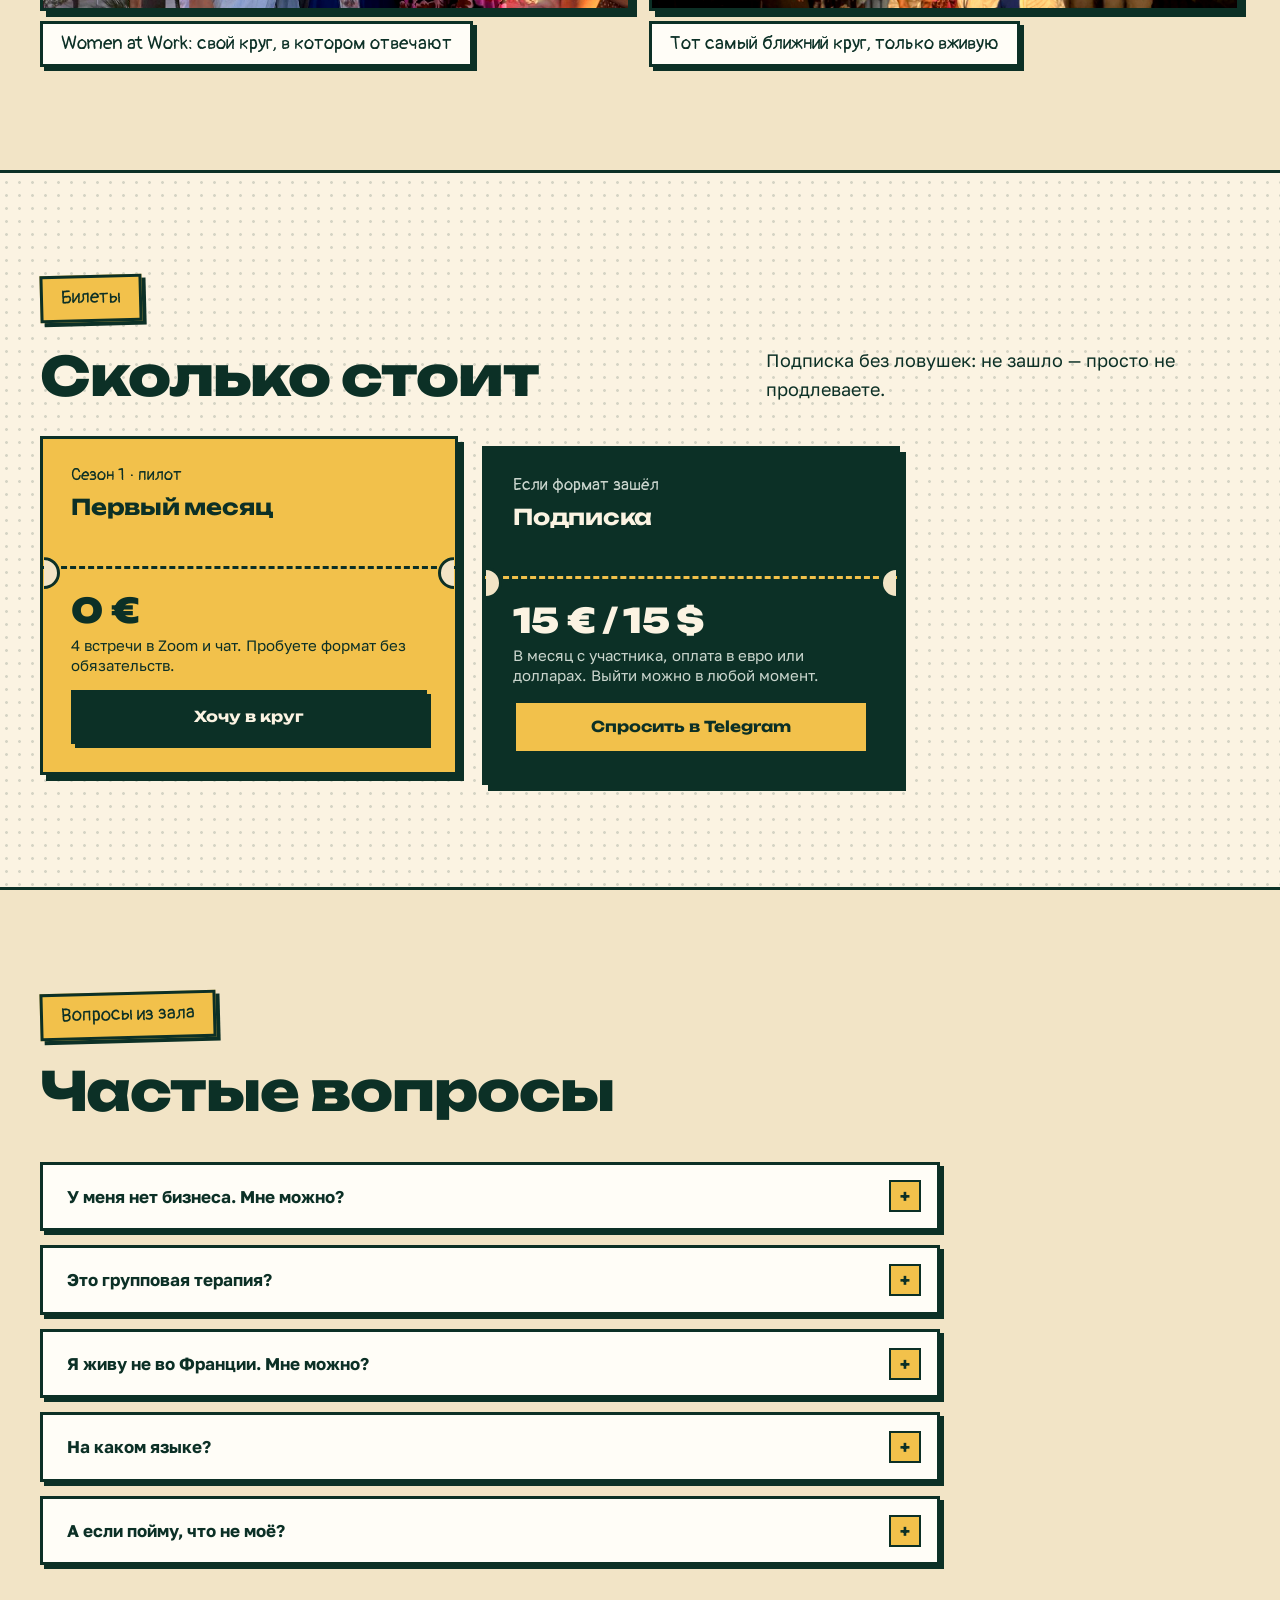
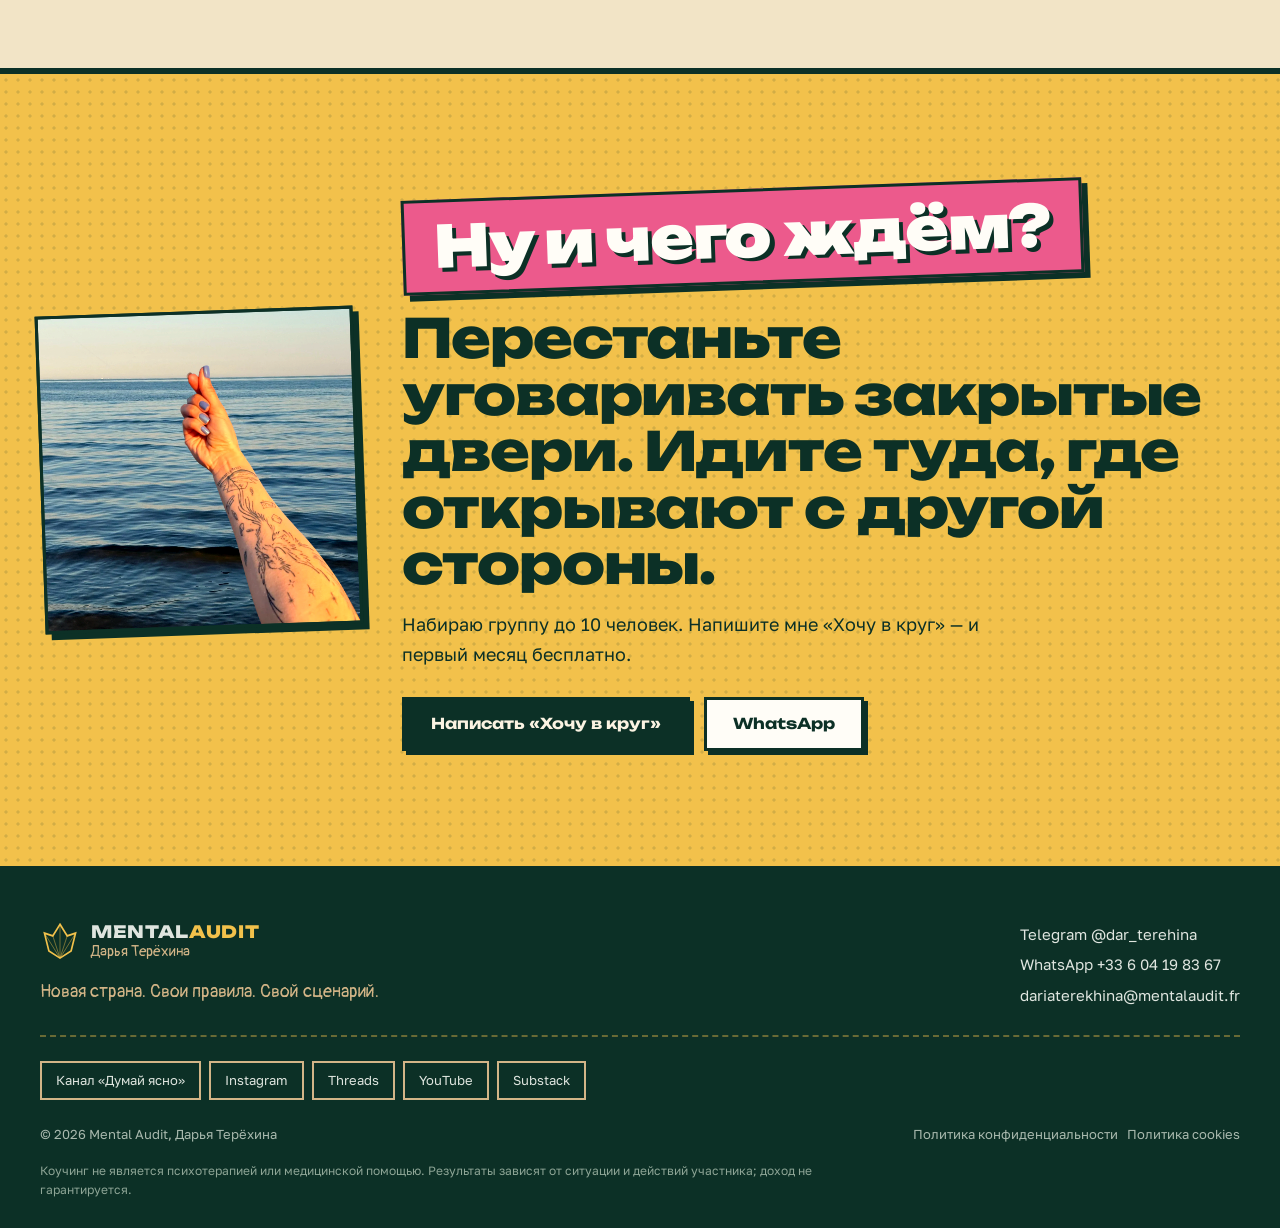
<file: krug.html>
<!doctype html>
<html lang="ru">
<head>
<meta charset="utf-8">
<meta name="viewport" content="width=device-width, initial-scale=1">
<meta name="color-scheme" content="light">
<meta name="theme-color" content="#0c3026">
<title>Туда, где навстречу — группа для переехавших на 90 дней | Дарья Терёхина</title>
<meta name="description" content="Групповая программа для переехавших: 90 дней, до 10 человек, Zoom раз в неделю и Telegram-чат. Для переехавших в любую страну. Первый месяц бесплатно, дальше 15 € или 15 $ в месяц.">
<meta property="og:title" content="Туда, где навстречу — 90 дней для переехавших">
<meta property="og:description" content="Хватит доказывать, что вы не верблюд. Идём туда, где мир отвечает встречным движением.">
<meta property="og:image" content="https://mentalaudit.fr/images/daria-keys.jpg">
<link rel="icon" type="image/svg+xml" href="mark.svg">
<link rel="preconnect" href="https://fonts.googleapis.com">
<link rel="preconnect" href="https://fonts.gstatic.com" crossorigin>
<link href="https://fonts.googleapis.com/css2?family=Golos+Text:wght@400;600;700&family=Pangolin&family=Unbounded:wght@700;800;900&display=swap" rel="stylesheet">
<link rel="stylesheet" href="style.css?v=20261119i">
<style>
/* ---- Только для страницы «Ближний круг» ---- */
.pic{border:var(--line) solid var(--ink);box-shadow:var(--shadow)}
.pic img{height:100%;object-fit:cover}
.with-photo{display:grid;grid-template-columns:minmax(0,.78fr) minmax(0,1.22fr);gap:48px;align-items:start}
.with-photo.flip{grid-template-columns:minmax(0,1.22fr) minmax(0,.78fr)}
.photo-stack{position:relative;display:flex;flex-direction:column;gap:30px}
.photo-stack .bubble{max-width:340px}
.tall{aspect-ratio:3/4}
.tall img{object-position:center 30%}
.chain{display:flex;flex-wrap:wrap;gap:10px;align-items:center;font:400 20px/1.3 'Pangolin',cursive}
.chain span{background:var(--white);border:2px solid var(--ink);padding:6px 14px 7px}
.chain i{font-style:normal;font-weight:800}
.vs .advice .chain span{text-decoration:line-through;text-decoration-color:var(--pink);text-decoration-thickness:2px}
.vs .ours .chain span{background:var(--white)}
.logline{font:800 clamp(22px,2.7vw,36px)/1.25 'Unbounded',Arial,sans-serif;letter-spacing:-.015em;max-width:1000px;margin-bottom:44px}
.logline em{font-style:normal;color:var(--gold)}
.two-col{display:grid;grid-template-columns:repeat(2,minmax(0,1fr));gap:24px}
.two-col .panel{padding:30px 32px}
.two-col h3{margin-bottom:14px}
.two-col ul{display:grid;gap:10px}
.season ul{gap:14px}
.season li b{display:block;font-size:15px}
.season .free{background:var(--gold);color:var(--ink);padding:2px 10px;border:2px solid var(--ink);font:800 12px/1.3 'Unbounded',sans-serif}
.facts4{grid-template-columns:repeat(4,minmax(0,1fr))}
.rules{display:grid;grid-template-columns:repeat(3,minmax(0,1fr));gap:22px}
.rules .frame{grid-column:auto}
.rules ul{display:grid;gap:10px;font-size:16px}
.rules .ban .frame-top{background:var(--pink);color:var(--white)}
.rules .ban{background:var(--ink);color:var(--paper)}
.rules .no .frame-top{background:var(--paper-2)}
.log{list-style:none;padding:0;display:grid;gap:10px;margin:22px 0}
.log li{background:var(--white);border:2px solid var(--ink);padding:12px 16px 12px 50px;position:relative;font-size:16px}
.log li::before{content:'✓';position:absolute;left:14px;top:10px;width:24px;height:24px;display:grid;place-items:center;background:var(--gold);border:2px solid var(--ink);font:900 13px/1 'Unbounded',sans-serif}
.turn{font:400 clamp(20px,2vw,25px)/1.35 'Pangolin',cursive;margin:18px 0 6px}
.turn b{background:var(--pink);color:var(--white);padding:0 8px;font-weight:400}
.duo{display:grid;grid-template-columns:repeat(2,minmax(0,1fr));gap:18px;margin-top:30px}
.duo .halftone{height:230px}
.duo figcaption{margin-top:10px}
.duo figure{margin:0}
.tickets2{grid-template-columns:repeat(2,minmax(0,1fr));max-width:860px}
.finale-grid{display:grid;grid-template-columns:minmax(0,.55fr) minmax(0,1.45fr);gap:44px;align-items:center;text-align:left}
.finale-grid .cta-row{justify-content:flex-start}
.finale-grid p{margin:0 0 28px}
.finale-grid h2{margin:0 0 18px}
.finale-pic{aspect-ratio:1;transform:rotate(-2deg)}
@media (max-width:1000px){
  .with-photo,.with-photo.flip{grid-template-columns:1fr}
  .photo-stack{max-width:440px}
  .rules{grid-template-columns:1fr 1fr}
  .facts4{grid-template-columns:1fr 1fr}
}
@media (max-width:760px){
  .two-col,.rules,.duo,.tickets2,.finale-grid{grid-template-columns:1fr}
  .finale-grid{text-align:center}
  .finale-grid .cta-row{justify-content:center}
  .finale-pic{max-width:260px;margin:0 auto}
  .chain{font-size:18px}
  .facts4{grid-template-columns:1fr 1fr}
}
</style>
<link rel="canonical" href="https://mentalaudit.fr/krug.html">
<meta property="og:url" content="https://mentalaudit.fr/krug.html">
<meta property="og:type" content="website">
<meta property="og:site_name" content="Mental Audit">
<meta property="og:locale" content="ru_RU">
</head>
<body>
<a class="skip" href="#main">К содержанию</a>
<header class="masthead">
  <div class="wrap">
    <a class="logo" href="index.html" aria-label="Mental Audit, на главную">
      <svg viewBox="0 0 72 72" fill="none" aria-hidden="true"><path d="M36 4 49 25 64 20 56 52 36 65 16 52 8 20 23 25 36 4Z" stroke="currentColor" stroke-width="3"/><path d="M36 4v61M8 20l28 45 28-45M23 25l13 40 13-40" stroke="currentColor" stroke-opacity=".5" stroke-width="1.6"/></svg>
      <span><b>MENTAL<span>AUDIT</span></b><small>Дарья Терёхина</small></span>
    </a>
    <nav class="nav" aria-label="Основная навигация">
      <a href="index.html">Главная</a>
      <a href="about.html">Обо мне</a>
      <a href="blog.html">Истории</a>
      <a href="certificates.html">Сертификаты</a>
      <a href="krug.html" aria-current="page">Ближний круг</a>
      <a class="btn btn-gold" href="https://t.me/dar_terehina" target="_blank" rel="noopener">Хочу в круг</a>
    </nav>
  </div>
</header>

<main id="main">

<!-- ОБЛОЖКА -->
<section class="subcover subcover-split">
  <div class="wrap cover-grid">
    <div>
      <div class="issue">
        <span class="caption">Переехавшие: ближний круг</span>
        <span class="caption ink">90 дней</span>
      </div>
      <h1>Туда, <span>где навстречу</span></h1>
      <p class="lead">Групповой эксперимент для тех, кто переехал — во Францию, Испанию, Германию, США, Канаду или куда угодно ещё — и строит жизнь, работу или бизнес заново. 90 дней мы <strong>перестаём уговаривать закрытые двери</strong>, идём за своими желаниями, действуем — и смотрим, где мир отвечает встречным движением.</p>
      <div class="cta-row">
        <a class="btn btn-gold" href="https://t.me/dar_terehina" target="_blank" rel="noopener">Хочу в круг</a>
        <a class="btn" href="#program">Что будет 90 дней</a>
      </div>
      <p class="cover-note">До 10 человек. Zoom раз в неделю. Первый месяц бесплатно, дальше 15 € или 15 $ в месяц, выйти можно когда угодно.</p>
    </div>
    <div class="cover-art">
      <div class="panel halftone cover-photo"><img src="images/daria-keys.jpg" alt="Рука Дарьи держит ключи от новой квартиры на фоне улицы Монпелье" fetchpriority="high" style="object-position:center 40%"></div>
      <p class="bubble tail-right">Ключи от своих апартов. Не «повезло», а перестала стучать туда, где не открывают.</p>
      <div class="burst"><span>Первый месяц аренды — благодаря друзьям</span></div>
    </div>
  </div>
</section>

<!-- ПИЛОТНАЯ СЕРИЯ: УЗНАЁТЕ СЕБЯ -->
<section class="scene">
  <div class="wrap with-photo">
    <div class="photo-stack">
      <div class="panel halftone tall"><img src="images/daria-praying-2.jpg" alt="Дарья в очках умоляюще сложила руки" loading="lazy" style="object-position:center 55%"></div>
      <p class="bubble tail-right">Ну поверьте, пожалуйста: я не верблюд. Вот справка. И ещё одна. И перевод справки.</p>
    </div>
    <div>
      <span class="caption">Пилотная серия</span>
      <h2 style="margin:20px 0 18px">Хватит доказывать, что вы не верблюд</h2>
      <p style="font-size:18px;margin-bottom:26px">Если вы переехали, то сто процентов узнаете хотя бы пару кадров:</p>
      <ul class="cut-list">
        <li>Двадцатый раз доказываете миграционной службе, банку и налоговой, что вы — это вы. Ой, справка опять не та</li>
        <li>Восьмой месяц «развиваете Instagram», а клиенты пишут только «а сколько стоит?» и исчезают</li>
        <li>Держитесь за работу, проект или человека, потому что «ну столько же уже вложено»</li>
        <li>Вечерами залипаете в чатах переехавших: кого развели, где какая миграционка звереет — а своё стоит</li>
        <li>Вы единственный мотор всего вокруг. И мотор уже дымит</li>
        <li>Слышите «ну ты же в Европе / в Америке, чего тебе ещё надо?» — и почти соглашаетесь</li>
      </ul>
      <div class="panel panel-pad" style="margin-top:30px;transform:rotate(-.6deg)">
        <h3 style="margin-bottom:10px">«Жили у бабуси гуси не такуси» — не к нам</h3>
        <p style="font-size:16px">Это вечная песня, в которой все вокруг не такие: местные не такие, миграционка не такая, работодатели не такие, мужики не такие, женщины не такие, клиенты не такие. Знакомо, понятно, и иногда правда. Но гуси от этого такими не становятся, а ваша жизнь стоит на месте. Поэтому здесь мы не перемываем им косточки по двадцатому кругу, а смотрим, чего хотите вы, что вы для этого делаете — и чем на это отвечает реальность.</p>
      </div>
    </div>
  </div>
</section>

<!-- ЛОГЛАЙН И ФОРМУЛА -->
<section class="scene scene-ink">
  <div class="wrap">
    <span class="caption" style="transform:rotate(-1.5deg);margin-bottom:26px">Логлайн сезона</span>
    <p class="logline">Какую жизнь и бизнес можно построить за 90 дней, если перестать сливать ресурс туда, где <em>не отвечают взаимностью</em>, — и начать вкладываться туда, где есть <em>встречное движение</em>?</p>
    <div class="vs">
      <div class="panel advice">
        <h3>Было</h3>
        <div class="chain"><span>хочу</span><i>→</i><span>стена</span><i>→</i><span>ещё больше усилий</span><i>→</i><span>ещё больше контроля</span><i>→</i><span>истощение</span><i>→</i><span>«надо просто сильнее стараться»</span></div>
      </div>
      <div class="vs-mid"><div class="burst"><span>VS</span></div></div>
      <div class="panel ours">
        <h3>Будет</h3>
        <div class="chain"><span>хочу</span><i>→</i><span>действую</span><i>→</i><span>ответ реальности</span><i>→</i><span>корректирую</span><i>→</i><span>следующий шаг</span></div>
      </div>
    </div>
  </div>
</section>

<!-- ГЛАВНЫЙ НАВЫК -->
<section class="scene">
  <div class="wrap with-photo flip">
    <div>
      <span class="caption">Главный навык</span>
      <h2 style="margin:20px 0 18px">Сопротивление или тишина в трубке?</h2>
      <p style="font-size:18px;margin-bottom:28px">Это не про «не получилось — бросай». Наоборот: учимся отличать сопротивление, через которое стоит идти, от тишины, которую пора принять как информацию.</p>
      <div class="two-col">
        <div class="panel">
          <h3>Сопротивление → идём</h3>
          <ul>
            <li>Местный язык сопротивляется. Туда стоит идти</li>
            <li>Новый бизнес первые месяцы молчит. Гипотезу стоит тестировать</li>
            <li>Человек один раз не ответил. Это вообще ничего не значит</li>
          </ul>
        </div>
        <div class="panel" style="background:var(--gold)">
          <h3>Тишина → это данные</h3>
          <ul>
            <li>Вы в 47-й раз объясняете одну и ту же потребность</li>
            <li>12-й месяц продаёте то, что никто не покупает</li>
            <li>Без вас система не едет вообще никуда</li>
          </ul>
        </div>
      </div>
    </div>
    <div class="photo-stack">
      <p class="bubble">Алло, реальность? Это снова я. Вы мне перезвоните?</p>
      <div class="panel halftone tall"><img src="images/daria-red-phone.jpg" alt="Дарья говорит по красному настенному телефону" loading="lazy" style="object-position:center 30%"></div>
    </div>
  </div>
</section>

<!-- МЕТОД -->
<section class="scene scene-paper2" id="method">
  <div class="wrap">
    <div class="scene-head">
      <span class="caption">Метод</span>
      <h2>Механика ключей</h2>
      <p>Квартира во Франции без гарантий, с А1, CAF и EDF — это не везение. Это алгоритм. Он работает в любой стране, и мы переносим его на вашу цель: работу, доход, бизнес, свой круг.</p>
    </div>
    <div class="values">
      <article class="panel"><h3>1. Результат, а не «направление»</h3><p>Не «развивать тему жилья», а «живу в своей квартире». Цель, которую можно проверить фактом, а не ощущением.</p></article>
      <article class="panel"><h3>2. Ресурс туда, где решаю я</h3><p>Вместо «почему мне не отвечают?» спрашиваем «что из этого зависит от меня сегодня?» и делаем именно это.</p></article>
      <article class="panel"><h3>3. Свои «15 групп»</h3><p>Квартиру я нашла, потому что была подписана на 15 групп. Строим вам такое же поле: люди, сообщества, площадки, организации.</p></article>
      <article class="panel"><h3>4. Увидели → написали</h3><p>Без трёх дней раздумий и совещаний с десятью друзьями. Возможность сразу превращается в действие, а не в «надо бы написать».</p></article>
      <article class="panel"><h3>5. Помощь — да, ответственность — своя</h3><p>100% моя ответственность ≠ я обязан(а) всё тащить в одиночку. Люди, рекомендации и сообщества — это рычаги.</p></article>
      <article class="panel"><h3>6. Препятствие — задача, а не приговор</h3><p>EDF отключил свет — решаем EDF. А не «наверное, весь переезд был ошибкой».</p></article>
    </div>
  </div>
</section>

<!-- ПРОГРАММА -->
<section class="scene" id="program">
  <div class="wrap">
    <div class="scene-head">
      <span class="caption">Программа</span>
      <h2>90 дней = 3 сезона по 4 серии</h2>
      <p>Каждый месяц в одном ритме: ставим цель → придумываем гипотезы → приносим, что вышло → подводим итоги и выбираем. От сезона к сезону меняется фокус.</p>
    </div>
    <div class="seasons">
      <article class="frame season">
        <div class="frame-top"><span>Сезон 1 <span class="free">бесплатно</span></span><b>месяц 1</b></div>
        <div class="frame-body">
          <p class="q">«Где я сейчас»</p>
          <ul>
            <li><b>Серия 1. Знакомство и цель</b>Рассказываем, с чем приехали, что оставили и в какой точке сейчас. Ставим цель на месяц — такую, которую можно проверить фактом.</li>
            <li><b>Серия 2. Гипотезы</b>Как к этому прийти? Делим «зависит от меня» и «не зависит». Берём 2–3 гипотезы и первые шаги.</li>
            <li><b>Серия 3. Ответ реальности</b>Приходим с тем, что получилось, не получилось и где был отклик. Сопротивление или тишина?</li>
            <li><b>Серия 4. Итоги и выбор</b>Что сработало, куда вкладываемся дальше, что отпускаем. Каждый решает, остаётся ли.</li>
          </ul>
        </div>
      </article>
      <article class="frame season">
        <div class="frame-top"><span>Сезон 2</span><b>месяц 2</b></div>
        <div class="frame-body">
          <p class="q">«Где мне отвечают»</p>
          <ul>
            <li><b>Серия 5. Аудит закрытых дверей</b>Куда уходит ресурс без взаимности: работа, бизнес, отношения, быт. Новая цель — из того, что уже откликнулось.</li>
            <li><b>Серия 6. Свои «15 групп»</b>Собираем карту источников возможностей. Гипотезы с короткой обратной связью: написал → ответили → поговорили.</li>
            <li><b>Серия 7. Скорость и контакт</b>Где шанс сразу стал действием, а где осел в «надо бы». Прямые разговоры, просьбы о помощи, договорённости.</li>
            <li><b>Серия 8. Препятствия — это задачи</b>Какая трудность пыталась доказать, что «всё не то»? Итоги месяца и корректировка.</li>
          </ul>
        </div>
      </article>
      <article class="frame season">
        <div class="frame-top"><span>Сезон 3</span><b>месяц 3</b></div>
        <div class="frame-body">
          <p class="q">«Моя следующая глава»</p>
          <ul>
            <li><b>Серия 9. Главная ставка</b>Цель месяца и один приоритет. Что сейчас пытается украсть внимание и как не дать срочному съесть важное.</li>
            <li><b>Серия 10. Усиливаем то, что отвечает</b>Как вкладываться больше туда, где уже есть встречное движение.</li>
            <li><b>Серия 11. Ответ реальности</b>Факты, корректировка, последние шаги к цели.</li>
            <li><b>Серия 12. Финал сезона</b>Каждый заново рассказывает свою историю: что случилось с жизнью и делом за 90 дней. Сравниваем с первой серией и выбираем следующий сезон.</li>
          </ul>
        </div>
      </article>
    </div>
    <div class="strip-out">
      <div class="panel halftone pic" style="width:220px;height:300px;transform:rotate(-2deg)"><img src="images/daria-stairs.jpg" alt="Дарья поднимается по лестнице с картинами в золотых рамах" loading="lazy"></div>
      <p class="bubble no-tail">Ступенька за ступенькой. Лифт в этом здании не предусмотрен — зато видно, куда идёшь.</p>
    </div>
  </div>
</section>

<!-- ФОРМАТ -->
<section class="scene scene-ink" id="format">
  <div class="wrap">
    <div class="scene-head">
      <span class="caption">Как устроен круг</span>
      <h2>Формат</h2>
      <p>Между встречами — не домашка ради домашки, а действия, после которых реальность хоть что-то отвечает.</p>
    </div>
    <div class="facts facts4">
      <div class="fact"><b>до 10</b><span>человек в группе — таких же переехавших</span></div>
      <div class="fact"><b>1 раз</b><span>в неделю в Zoom, 4 встречи в месяц</span></div>
      <div class="fact"><b>День</b><span>и время выбираем вместе, под часовые пояса группы</span></div>
      <div class="fact"><b>Чат</b><span>в Telegram — всё общение между встречами</span></div>
    </div>
  </div>
</section>

<!-- ПРАВИЛА -->
<section class="scene" id="rules">
  <div class="wrap">
    <div class="with-photo flip" style="margin-bottom:40px">
      <div>
        <span class="caption">Правила площадки</span>
        <h2 style="margin:20px 0 18px">Я здесь коуч и медиатор. Френдли — не значит «можно всё»</h2>
        <p style="font-size:18px">Круг работает, только когда в нём безопасно говорить правду. Поэтому правила простые, и я за ними слежу.</p>
      </div>
      <div class="photo-stack">
        <p class="bubble">Что было в круге — остаётся в круге.</p>
        <div class="panel halftone" style="aspect-ratio:1"><img src="images/daria-shh.jpg" alt="Дарья прижимает палец к губам: тсс" loading="lazy" style="object-position:center 30%"></div>
      </div>
    </div>
    <div class="rules">
      <article class="frame">
        <div class="frame-top"><span>Гарантирую</span><b>✓</b></div>
        <div class="frame-body">
          <ul>
            <li>Френдли-среду без оценок и «а я бы на твоём месте»</li>
            <li>Конфиденциальность: чужие истории не уходят за пределы круга</li>
            <li>Каждому — время сказать своё, никто не перетягивает эфир</li>
            <li>Фокус на ваших целях, действиях и фактах</li>
            <li>Право сказать «пас» и не рассказывать то, что не хочется</li>
            <li>Модерацию: если разговор уходит не туда, я его возвращаю</li>
          </ul>
        </div>
      </article>
      <article class="frame no">
        <div class="frame-top"><span>Чего не будет</span><b>✕</b></div>
        <div class="frame-body">
          <ul>
            <li>Марафонов «успешного успеха» и мотивашек</li>
            <li>Магического мышления: «просто отпусти, и деньги придут»</li>
            <li>Непрошеных советов и экспертов по чужой жизни</li>
            <li>Бесконечных разборов, кто кому что сказал</li>
            <li>Гарантий дохода и обещаний, что я знаю, куда вам надо</li>
            <li>Терапии: коучинг — не про лечение травм</li>
          </ul>
        </div>
      </article>
      <article class="frame ban">
        <div class="frame-top"><span>Удаляю из Zoom и чата</span><b>в ЧС</b></div>
        <div class="frame-body">
          <ul>
            <li>Оскорбления и переход на личности</li>
            <li>Обесценивание: «зачем ты вообще уехал(а)», «сам(а) виноват(а)»</li>
            <li>Скрины, пересказы и чужие истории за пределами круга</li>
            <li>Спам, реклама, сетевой маркетинг и «у меня есть курс» без спроса</li>
            <li>Политические срачи и хейт по национальности, религии, полу</li>
            <li>Подкаты и навязчивые сообщения в личку без согласия</li>
          </ul>
        </div>
      </article>
    </div>
  </div>
</section>

<!-- КТО ВЕДЁТ -->
<section class="scene scene-paper2" id="about">
  <div class="wrap">
    <div class="hero-grid">
      <div class="panel halftone hero-photo"><img src="images/daria-portrait.jpg" alt="Портрет Дарьи Терёхиной" loading="lazy"></div>
      <div>
        <span class="caption">Кто ведёт</span>
        <h2 style="margin:20px 0 12px">Дарья Терёхина</h2>
        <p style="font-size:18px">Коуч, предприниматель и переехавшая. Живу в Монпелье.</p>
        <p class="turn">31 августа 2026 моя жизнь развернулась на <b>180°</b>: вышла из отношений → переехала → свои апарты и обязательства перед собой.</p>
        <p style="font-size:16px;color:var(--muted)">Что было дальше — без монтажа:</p>
        <ul class="log">
          <li>Заключила контракт с EDF. Цена вопроса — полтора часа разговора с консультантом на французском</li>
          <li>Плачу аренду сама</li>
          <li>Восстановила налоговый номер</li>
          <li>Добилась положительного решения по соцпомощи на аренду</li>
          <li>Нашла свои игры и людей, с которыми по кайфу: каждые выходные — спортивная мафия</li>
          <li>Стала резиденткой Women at Work и хожу на бизнес-встречи</li>
        </ul>
        <p class="bubble no-tail" style="font-size:18px">Пока живу соло-жизнь. Попытки отменить соло-режим пока не увенчались успехом. Записываю в данные, без драмы.</p>
        <div class="facts">
          <div class="fact"><b>18 лет</b><span>в бизнесе</span></div>
          <div class="fact"><b>4 года</b><span>наставник бизнес-трекеров</span></div>
          <div class="fact"><b>120+</b><span>предпринимателей и специалистов</span></div>
        </div>
        <p class="creds">Coaching.Up University: Level 1 (по стандартам ICF) и Level 2 (EMCC и Association for Coaching). Сейчас прохожу сертификацию ICF на уровень PCC. <a class="link" href="certificates.html">Сертификаты</a></p>
      </div>
    </div>
    <div class="duo">
      <figure><div class="halftone pic"><img src="images/daria-community.jpg" alt="Дарья с участницами бизнес-сообщества показывают сердечки руками" loading="lazy" style="object-position:center 40%"></div><figcaption class="caption paper">Women at Work: свой круг, в котором отвечают</figcaption></figure>
      <figure><div class="halftone pic"><img src="images/daria-group-evening.jpg" alt="Вечерняя встреча женского бизнес-сообщества на террасе" loading="lazy" style="object-position:center 45%"></div><figcaption class="caption paper">Тот самый ближний круг, только вживую</figcaption></figure>
    </div>
  </div>
</section>

<!-- СТОИМОСТЬ -->
<section class="scene" id="price">
  <div class="wrap">
    <div class="scene-head">
      <span class="caption">Билеты</span>
      <h2>Сколько стоит</h2>
      <p>Подписка без ловушек: не зашло — просто не продлеваете.</p>
    </div>
    <div class="tickets tickets2">
      <article class="ticket main">
        <div class="ticket-head"><small>Сезон 1 · пилот</small><h3>Первый месяц</h3></div>
        <div class="ticket-body">
          <p class="price">0 €<small>4 встречи в Zoom и чат. Пробуете формат без обязательств.</small></p>
          <a class="btn btn-ink" href="https://t.me/dar_terehina" target="_blank" rel="noopener">Хочу в круг</a>
        </div>
      </article>
      <article class="ticket dark">
        <div class="ticket-head"><small>Если формат зашёл</small><h3>Подписка</h3></div>
        <div class="ticket-body">
          <p class="price">15 € / 15 $<small>В месяц с участника, оплата в евро или долларах. Выйти можно в любой момент.</small></p>
          <a class="btn btn-gold" href="https://t.me/dar_terehina" target="_blank" rel="noopener">Спросить в Telegram</a>
        </div>
      </article>
    </div>
  </div>
</section>

<!-- FAQ -->
<section class="scene scene-paper2">
  <div class="wrap">
    <div class="scene-head">
      <span class="caption">Вопросы из зала</span>
      <h2>Частые вопросы</h2>
    </div>
    <div class="faq">
      <details><summary>У меня нет бизнеса. Мне можно?</summary><p>Да. Цель может быть про работу, доход, язык, жильё, круг общения или своё дело. Механика одна и та же.</p></details>
      <details><summary>Это групповая терапия?</summary><p>Нет. Это групповой коучинг: цели, действия, факты из реальности. Если нужна помощь психолога или психотерапевта, подскажу, куда обратиться.</p></details>
      <details><summary>Я живу не во Франции. Мне можно?</summary><p>Да. Круг онлайн: Франция, Испания, Германия, США, Канада — не важно, где вы. Время встреч подбираем под часовые пояса участников, оплата в евро или долларах.</p></details>
      <details><summary>На каком языке?</summary><p>На русском. Местные языки — только в историях про то, как мы с ними воюем.</p></details>
      <details><summary>А если пойму, что не моё?</summary><p>Первый месяц бесплатный. Дальше — подписка, из которой можно выйти в любой момент, без объяснительных.</p></details>
    </div>
  </div>
</section>

<!-- ФИНАЛ -->
<section class="finale scene-gold" id="join">
  <div class="wrap finale-grid">
    <div class="panel halftone finale-pic"><img src="images/daria-hand-heart.png" alt="Рука с жестом «ну и чего ждём?» на фоне моря" loading="lazy"></div>
    <div>
      <span class="sfx">Ну и чего ждём?</span>
      <h2>Перестаньте уговаривать закрытые двери. Идите туда, где открывают с другой стороны.</h2>
      <p>Набираю группу до 10 человек. Напишите мне «Хочу в круг» — и первый месяц бесплатно.</p>
      <div class="cta-row">
        <a class="btn btn-ink" href="https://t.me/dar_terehina" target="_blank" rel="noopener">Написать «Хочу в круг»</a>
        <a class="btn" href="https://wa.me/33604198367" target="_blank" rel="noopener">WhatsApp</a>
      </div>
    </div>
  </div>
</section>

</main>

<footer class="footer">
  <div class="wrap">
    <div class="footer-top">
      <div>
        <a class="logo" href="index.html"><svg viewBox="0 0 72 72" fill="none" aria-hidden="true"><path d="M36 4 49 25 64 20 56 52 36 65 16 52 8 20 23 25 36 4Z" stroke="currentColor" stroke-width="3"/><path d="M36 4v61M8 20l28 45 28-45M23 25l13 40 13-40" stroke="currentColor" stroke-opacity=".5" stroke-width="1.6"/></svg><span><b>MENTAL<span>AUDIT</span></b><small>Дарья Терёхина</small></span></a>
        <p>Новая страна. Свои правила. Свой сценарий.</p>
      </div>
      <div class="footer-contacts">
        <a href="https://t.me/dar_terehina" target="_blank" rel="noopener">Telegram @dar_terehina</a>
        <a href="https://wa.me/33604198367" target="_blank" rel="noopener">WhatsApp +33 6 04 19 83 67</a>
        <a href="mailto:dariaterekhina@mentalaudit.fr">dariaterekhina@mentalaudit.fr</a>
      </div>
    </div>
    <div class="socials" aria-label="Социальные сети">
      <a href="https://t.me/thinkclearly_now" target="_blank" rel="noopener">Канал «Думай ясно»</a>
      <a href="https://www.instagram.com/dar_terekhina" target="_blank" rel="noopener">Instagram</a>
      <a href="https://www.threads.com/@dar_terekhina" target="_blank" rel="noopener">Threads</a>
      <a href="https://youtube.com/@dar_terekhina" target="_blank" rel="noopener">YouTube</a>
      <a href="https://dariaterehina.substack.com" target="_blank" rel="noopener">Substack</a>
    </div>
    <div class="footer-bottom">
      <span>© 2026 Mental Audit, Дарья Терёхина</span>
      <span><a href="https://docs.google.com/document/d/1q0NrdJZFEnXhmR4tX918Z0RPZUDRDrlL/edit?usp=drive_link" target="_blank" rel="noopener">Политика конфиденциальности</a> &nbsp; <a href="https://docs.google.com/document/d/1GY1hgu3mqL7DzoUqWoynKWMrRLRtPLpX/edit?usp=drive_link" target="_blank" rel="noopener">Политика cookies</a></span>
    </div>
    <p class="legal">Коучинг не является психотерапией или медицинской помощью. Результаты зависят от ситуации и действий участника; доход не гарантируется.</p>
  </div>
</footer>
<script data-goatcounter="https://dariaterekhina.goatcounter.com/count" async src="https://gc.zgo.at/count.js"></script>
<script>
document.addEventListener('click',function(e){
  var a=e.target.closest&&e.target.closest('a[href^="http"]');if(!a)return;
  var h=a.href,n=null;
  if(h.indexOf('t.me/dar_terehina')>-1)n='klik-krug-telegram';
  else if(h.indexOf('wa.me')>-1)n='klik-krug-whatsapp';
  else if(h.indexOf('t.me/thinkclearly')>-1)n='klik-kanal-dumay-yasno';
  else if(h.indexOf('substack')>-1)n='klik-substack';
  else if(h.indexOf('instagram')>-1)n='klik-instagram';
  else if(h.indexOf('threads')>-1)n='klik-threads';
  else if(h.indexOf('youtube')>-1)n='klik-youtube';
  if(n&&window.goatcounter&&window.goatcounter.count)window.goatcounter.count({path:n,title:(a.textContent||'').trim().slice(0,60)+' — '+location.pathname,event:true});
});
</script>
</body>
</html>
</file>
<file: style.css>
/* ==========================================================
   MENTAL AUDIT · Дарья Терёхина — комикс-тизер
   Бренд: тёмно-зелёная «тушь», золото, бумага. Акцент — розовый
   из фирменной рубашки на фото. Шрифты: Unbounded (обложка),
   Pangolin (леттеринг пузырей), Golos Text (текст).
   ========================================================== */
:root{
  --ink:#0c3026;        /* тушь — фирменный тёмно-зелёный */
  --ink-2:#153e31;
  --paper:#fbf3e2;      /* газетная бумага */
  --paper-2:#f2e4c6;
  --white:#fffdf7;
  --gold:#f2c14b;       /* фирменное золото, напечатанное ярче */
  --gold-soft:#d3b587;
  --pink:#ec5a8c;       /* розовый из рубашки — только для взрывов */
  --sage:#6f8f7c;
  --muted:#4d6359;
  --line:3px;
  --shadow:6px 6px 0 var(--ink);
  --shadow-sm:4px 4px 0 var(--ink);
  --dots:radial-gradient(rgba(12,48,38,.16) 1.2px, transparent 1.6px);
}
*{box-sizing:border-box}
html{scroll-behavior:smooth}
body{margin:0;background:var(--paper);background-image:var(--dots);background-size:13px 13px;color:var(--ink);font:400 17px/1.62 'Golos Text',Arial,sans-serif;overflow-x:hidden}
img{max-width:100%;display:block}
a{color:inherit}
h1,h2,h3,p{margin:0}
h2{font:800 clamp(30px,4.2vw,54px)/1.05 'Unbounded',Arial,sans-serif;letter-spacing:-.02em}
h3{font:700 clamp(19px,1.7vw,23px)/1.2 'Unbounded',Arial,sans-serif;letter-spacing:-.01em}
p+p{margin-top:14px}
ul{margin:0;padding-left:20px}
:focus-visible{outline:3px solid var(--pink);outline-offset:3px}
::selection{background:var(--gold);color:var(--ink)}
.wrap{width:min(100% - 48px,1200px);margin-inline:auto}
.skip{position:absolute;left:-999px;top:8px;background:var(--gold);padding:8px 14px;border:var(--line) solid var(--ink);z-index:100}
.skip:focus{left:8px}

/* ---------- Комикс-примитивы ---------- */
.panel{background:var(--white);border:var(--line) solid var(--ink);box-shadow:var(--shadow);position:relative}
.panel-pad{padding:26px 26px 28px}
.caption{display:inline-block;background:var(--gold);border:var(--line) solid var(--ink);padding:6px 14px 7px;font:400 19px/1.25 'Pangolin',cursive;box-shadow:var(--shadow-sm)}
.caption.paper{background:var(--white)}
.caption.ink{background:var(--ink);color:var(--paper)}
.bubble{position:relative;background:var(--white);border:var(--line) solid var(--ink);border-radius:26px;padding:16px 20px 17px;font:400 clamp(18px,1.6vw,21px)/1.3 'Pangolin',cursive}
.bubble::before,.bubble::after{content:'';position:absolute;width:0;height:0;border-style:solid}
.bubble::before{left:34px;bottom:-22px;border-width:22px 16px 0 0;border-color:var(--ink) transparent transparent transparent}
.bubble::after{left:37.5px;bottom:-15px;border-width:15px 10.5px 0 0;border-color:var(--white) transparent transparent transparent}
.bubble.tail-right::before{left:auto;right:34px;border-width:22px 0 0 16px;border-color:var(--ink) transparent transparent transparent}
.bubble.tail-right::after{left:auto;right:37.5px;border-width:15px 0 0 10.5px;border-color:var(--white) transparent transparent transparent}
.bubble.no-tail::before,.bubble.no-tail::after{display:none}
.thought{border-radius:50px}
.burst{display:flex;align-items:center;justify-content:center;text-align:center;width:172px;aspect-ratio:1;background:var(--pink);color:var(--white);font:800 12px/1.2 'Unbounded',sans-serif;padding:36px;clip-path:polygon(50% 0,59% 18%,79% 6%,76% 27%,97% 25%,84% 42%,100% 55%,80% 63%,90% 83%,69% 79%,64% 100%,50% 85%,36% 100%,31% 79%,10% 83%,20% 63%,0 55%,16% 42%,3% 25%,24% 27%,21% 6%,41% 18%);filter:drop-shadow(4px 4px 0 var(--ink))}
.halftone{position:relative;overflow:hidden;background:var(--ink)}
.halftone img{width:100%;height:100%;object-fit:cover;filter:contrast(1.12) saturate(1.15)}

.sfx{font:900 clamp(26px,3vw,40px)/1 'Unbounded',sans-serif;color:var(--gold);-webkit-text-stroke:2px var(--ink);text-shadow:3px 3px 0 var(--ink);letter-spacing:-.02em}

/* ---------- Кнопки ---------- */
.btn{display:inline-flex;align-items:center;justify-content:center;gap:10px;min-height:54px;padding:12px 22px;border:var(--line) solid var(--ink);box-shadow:var(--shadow-sm);font:700 15px/1.2 'Unbounded',sans-serif;text-decoration:none;text-align:center;transition:transform .12s,box-shadow .12s;background:var(--white);color:var(--ink)}
.btn:hover{transform:translate(-2px,-2px);box-shadow:6px 6px 0 var(--ink)}
.btn:active{transform:translate(4px,4px);box-shadow:0 0 0 var(--ink)}
.btn-gold{background:var(--gold)}
.btn-ink{background:var(--ink);color:var(--paper)}
.btn-pink{background:var(--pink);color:var(--white)}
.link{font-weight:700;text-decoration:underline;text-decoration-thickness:2px;text-underline-offset:4px}
.link:hover{color:var(--pink)}

/* ---------- Шапка ---------- */
.masthead{background:var(--ink);color:var(--paper);border-bottom:var(--line) solid var(--ink);position:relative;z-index:20}
.masthead .wrap{display:flex;align-items:center;justify-content:space-between;gap:18px;min-height:76px;flex-wrap:wrap;padding-block:10px}
.logo{display:inline-flex;align-items:center;gap:11px;text-decoration:none}
.logo svg{width:40px;height:40px;color:var(--gold);flex-shrink:0}
.logo b{display:block;font:800 17px/1 'Unbounded',sans-serif;letter-spacing:.04em}
.logo b span{color:var(--gold)}
.logo small{display:block;font:400 15px/1.1 'Pangolin',cursive;color:var(--gold-soft);margin-top:4px}
.nav{display:flex;align-items:center;gap:6px 22px;flex-wrap:wrap}
.nav a{text-decoration:none;font-size:15px;color:#dfe6df}
.nav a:hover,.nav a[aria-current]{color:var(--gold)}
.nav .btn{min-height:42px;padding:8px 14px;font-size:13px;color:var(--ink);box-shadow:3px 3px 0 #000}

/* ---------- Обложка ---------- */
.cover{padding:44px 0 70px;position:relative;overflow:hidden}
.cover-grid{display:grid;grid-template-columns:minmax(0,1.12fr) minmax(0,.88fr);gap:44px;align-items:center}
.issue{display:flex;flex-wrap:wrap;gap:10px;align-items:center;margin-bottom:24px}
.issue .caption{transform:rotate(-2deg)}
.headline{display:flex;flex-direction:column;align-items:flex-start;gap:12px;margin:0 0 30px;font:900 clamp(34px,4.3vw,60px)/1 'Unbounded',Arial,sans-serif;letter-spacing:-.035em;text-transform:uppercase}
@media (min-width:1001px){.headline span{white-space:nowrap}}
.headline span{display:block;border:var(--line) solid var(--ink);box-shadow:var(--shadow);padding:.07em .2em .1em;transform-origin:left center}
.headline span:nth-child(1){background:var(--ink);color:var(--paper);transform:rotate(-1.6deg)}
.headline span:nth-child(2){background:var(--gold);transform:rotate(.9deg) translateX(.35em)}
.headline span:nth-child(3){background:var(--white);transform:rotate(-.7deg) translateX(.1em)}
.lead{font-size:clamp(18px,1.6vw,21px);line-height:1.5;max-width:560px;margin-bottom:28px}
.lead strong{background:linear-gradient(transparent 58%,rgba(242,193,75,.85) 58%);font-weight:700}
.cta-row{display:flex;flex-wrap:wrap;gap:14px;align-items:center}
.cover-note{margin-top:18px;font:400 17px/1.3 'Pangolin',cursive;color:var(--muted)}
.cover-art{position:relative;padding:0 10px 40px 0}
.cover-photo{aspect-ratio:3/4;transform:rotate(1.8deg)}
.cover-photo img{object-position:center 22%}
.cover-art .bubble{position:absolute;right:-34px;left:auto;top:26px;max-width:260px;transform:rotate(3deg);z-index:2}
.cover-art .burst{position:absolute;right:4px;bottom:6px;z-index:3;transform:rotate(9deg)}
.cover-art .caption{position:absolute;left:-14px;bottom:56px;z-index:2;max-width:250px;transform:rotate(-1.5deg)}

/* одно оркестрованное появление обложки */
@media (prefers-reduced-motion:no-preference){
  .headline span{animation:slam .45s cubic-bezier(.2,1.4,.4,1) both}
  .headline span:nth-child(2){animation-delay:.18s}
  .headline span:nth-child(3){animation-delay:.36s}
  .cover-art .burst{animation:pop .4s .7s cubic-bezier(.2,1.6,.4,1) both}
}
@keyframes slam{from{opacity:0;transform:scale(1.35) rotate(-6deg)}}
@keyframes pop{from{opacity:0;transform:scale(.2) rotate(-40deg)}}

/* ---------- Секции-«кадры» ---------- */
.scene{padding:clamp(64px,8vw,110px) 0}
.scene-ink{background:var(--ink);color:var(--paper);background-image:radial-gradient(rgba(242,193,75,.12) 1.2px,transparent 1.6px);background-size:13px 13px}
.scene-gold{background:var(--gold);background-image:radial-gradient(rgba(12,48,38,.14) 1.4px,transparent 1.8px);background-size:12px 12px;border-block:var(--line) solid var(--ink)}
.scene-paper2{background-color:var(--paper-2);border-block:var(--line) solid var(--ink)}
.scene-head{display:grid;grid-template-columns:minmax(0,1fr) minmax(0,.7fr);gap:24px 50px;align-items:end;margin-bottom:42px}
.scene-head .caption{grid-column:1/-1;justify-self:start;transform:rotate(-1.5deg)}
.scene-head p{font-size:18px;max-width:470px}
.scene-ink .scene-head p{color:#d5ddd6}
.scene-ink .panel,.scene-ink .frame{color:var(--ink)}
.scene-ink .frame.dark{color:var(--paper)}

/* Узнаёте сюжет: кадры с репликами */
.plot{display:grid;grid-template-columns:repeat(2,minmax(0,1fr));gap:26px}
.plot .panel{display:flex;flex-direction:column;gap:22px;min-height:290px}
.plot .panel:nth-child(odd){transform:rotate(-.6deg)}
.plot .panel:nth-child(even){transform:rotate(.6deg)}
.plot .bubble{align-self:flex-start;margin-bottom:12px}
.plot .narr{margin-top:auto;font-size:16px;color:var(--muted);border-top:2px dashed rgba(12,48,38,.35);padding-top:14px}
.plot .panel:nth-child(2){background:var(--paper-2)}
.plot .panel:nth-child(3){background:#e6efe8}

/* В предыдущих сериях: стрип */
.strip{display:grid;grid-template-columns:repeat(6,minmax(0,1fr));gap:20px}
.frame{grid-column:span 2;display:flex;flex-direction:column;background:var(--white);border:var(--line) solid var(--ink);box-shadow:var(--shadow);overflow:hidden}
.frame.wide{grid-column:span 3}
.frame-top{display:flex;justify-content:space-between;align-items:center;gap:10px;padding:9px 14px;background:var(--gold);border-bottom:var(--line) solid var(--ink);font:400 17px/1.2 'Pangolin',cursive}
.frame-top b{font:800 13px/1 'Unbounded',sans-serif}
.frame-body{padding:18px 18px 20px;display:flex;flex-direction:column;gap:12px;flex:1;font-size:16px}
.frame-body h3{font-size:19px}
.frame .sfx{font-size:30px}
.frame.dark{background:var(--ink);color:var(--paper)}
.frame.dark .frame-top{background:var(--pink);color:var(--white)}
.frame.photo .halftone{height:220px}
.strip-out{display:flex;flex-wrap:wrap;align-items:center;gap:18px 26px;margin-top:40px}
.strip-out .bubble{max-width:560px}

/* Сюжетный поворот: два кадра */
.vs{display:grid;grid-template-columns:minmax(0,1fr) auto minmax(0,1fr);gap:22px;align-items:stretch}
.vs .panel{padding:28px}
.vs h3{margin-bottom:16px}
.vs ul{list-style:none;padding:0;display:grid;gap:10px}
.vs li{font:400 20px/1.3 'Pangolin',cursive;padding-left:30px;position:relative}
.vs .advice li::before{content:'✕';position:absolute;left:0;color:var(--pink);font:900 18px/1.4 'Unbounded',sans-serif}
.vs .ours li::before{content:'✓';position:absolute;left:0;color:var(--sage);font:900 18px/1.4 'Unbounded',sans-serif}
.vs .advice li{text-decoration:line-through;text-decoration-color:var(--pink);text-decoration-thickness:2px}
.vs .ours{background:var(--gold)}
.vs-mid{align-self:center}
.vs-mid .burst{width:110px;font-size:14px;padding:22px}

/* Кастинг: три сезона */
.seasons{display:grid;grid-template-columns:repeat(3,minmax(0,1fr));gap:24px}
.seasons .frame,.series .frame{grid-column:auto}
.season{display:flex;flex-direction:column}
.season .frame-top{background:var(--ink);color:var(--paper)}
.season:nth-child(2) .frame-top{background:var(--pink);color:var(--white)}
.season .q{font:400 21px/1.3 'Pangolin',cursive}
.season .who{color:var(--muted);font-size:15px}
.season ul{font-size:16px;display:grid;gap:6px}

/* Вырезанные сцены */
.cut{display:grid;grid-template-columns:minmax(0,1fr) minmax(0,1fr);gap:26px;align-items:start}
.cut-list{list-style:none;padding:0;display:grid;gap:12px}
.cut-list li{background:var(--white);border:var(--line) solid var(--ink);padding:12px 16px 12px 52px;position:relative;font-weight:600;box-shadow:var(--shadow-sm)}
.cut-list li::before{content:'';position:absolute;left:14px;top:50%;width:24px;height:24px;margin-top:-12px;background:var(--pink);clip-path:polygon(20% 0,50% 30%,80% 0,100% 20%,70% 50%,100% 80%,80% 100%,50% 70%,20% 100%,0 80%,30% 50%,0 20%)}
.secret{background:var(--ink);color:var(--paper);padding:30px 28px}
.secret h3{color:var(--gold);margin-bottom:14px}
.secret .bubble{color:var(--ink);margin-top:22px}

/* Главная героиня */
.hero-grid{display:grid;grid-template-columns:minmax(0,.8fr) minmax(0,1.2fr);gap:50px;align-items:center}
.hero-photo{aspect-ratio:4/5;transform:rotate(-1.5deg)}
.hero-photo img{object-position:center 20%}
.facts{display:grid;grid-template-columns:repeat(3,minmax(0,1fr));gap:14px;margin:26px 0}
.fact{background:var(--white);border:var(--line) solid var(--ink);box-shadow:var(--shadow-sm);padding:14px 14px 16px;color:var(--ink)}
.fact b{display:block;font:900 clamp(26px,2.6vw,36px)/1 'Unbounded',sans-serif;margin-bottom:6px}
.fact span{font-size:14px;line-height:1.35;display:block}
.creds{font-size:15px;color:var(--muted);border-left:5px solid var(--gold);padding-left:14px;margin:20px 0 24px}
.scene-ink .creds{color:#cfd8d1}

/* Билеты на премьеру */
.tickets{display:grid;grid-template-columns:repeat(3,minmax(0,1fr));gap:24px;align-items:stretch}
.ticket{position:relative;background:var(--white);border:var(--line) solid var(--ink);box-shadow:var(--shadow);display:flex;flex-direction:column}
.ticket::before,.ticket::after{content:'';position:absolute;top:118px;width:26px;height:26px;border-radius:50%;background:var(--paper-2);border:var(--line) solid var(--ink)}
.ticket::before{left:-15px;clip-path:inset(0 0 0 50%)}
.ticket::after{right:-15px;clip-path:inset(0 50% 0 0)}
.ticket-head{padding:22px 24px 18px;border-bottom:3px dashed var(--ink);min-height:130px}
.ticket-head small{display:block;font:400 17px/1.2 'Pangolin',cursive;color:var(--muted);margin-bottom:8px}
.ticket-body{padding:22px 24px 24px;display:flex;flex-direction:column;gap:14px;flex:1}
.ticket-body ul{font-size:15px;display:grid;gap:5px}
.price{font:900 34px/1 'Unbounded',sans-serif;letter-spacing:-.02em}
.price small{display:block;font:400 15px/1.35 'Golos Text',sans-serif;letter-spacing:0;margin-top:8px;color:var(--muted)}
.ticket .btn{margin-top:auto}
.ticket.main{background:var(--gold);transform:translateY(-10px)}
.ticket.main .ticket-head small,.ticket.main .price small{color:var(--ink)}
.ticket.dark{background:var(--ink);color:var(--paper)}
.ticket.dark .ticket-head{border-bottom-color:var(--gold)}
.ticket.dark small,.ticket.dark .price small{color:#cbd6ce}
.ticket-note{margin-top:30px;font-size:15px;max-width:860px}

/* FAQ */
.faq{display:grid;gap:14px;max-width:900px}
.faq details{background:var(--white);border:var(--line) solid var(--ink);box-shadow:var(--shadow-sm)}
.faq summary{list-style:none;cursor:pointer;padding:16px 56px 16px 20px;font-weight:700;position:relative}
.faq summary::-webkit-details-marker{display:none}
.faq summary::after{content:'+';position:absolute;right:16px;top:50%;transform:translateY(-50%);width:28px;height:28px;display:grid;place-items:center;background:var(--gold);border:2px solid var(--ink);font:800 16px/1 'Unbounded',sans-serif}
.faq details[open] summary::after{content:'–';background:var(--pink);color:var(--white)}
.faq details p{padding:0 20px 18px;font-size:16px}

/* Финал */
.finale{text-align:center;padding:clamp(70px,9vw,120px) 0}
.finale .sfx{font-size:clamp(30px,4.6vw,58px);display:inline-block;margin-bottom:26px;color:var(--white);-webkit-text-stroke:0;text-shadow:4px 4px 0 var(--ink);background:var(--pink);border:var(--line) solid var(--ink);padding:.18em .4em .24em;transform:rotate(-2deg);box-shadow:var(--shadow)}
.finale h2{margin:0 auto 18px;max-width:900px}
.finale p{max-width:620px;margin:0 auto 30px;font-size:18px}
.finale .cta-row{justify-content:center}

/* ---------- Подстраницы ---------- */
.subcover{padding:52px 0 64px;border-bottom:var(--line) solid var(--ink)}
.subcover h1{font:900 clamp(36px,5.6vw,76px)/1 'Unbounded',sans-serif;letter-spacing:-.035em;text-transform:uppercase;margin:18px 0 24px;max-width:1000px}
.subcover h1 span{background:var(--gold);border:var(--line) solid var(--ink);box-shadow:var(--shadow);padding:0 .15em;display:inline-block;transform:rotate(-1deg)}
.subcover .lead{max-width:720px}
.two{display:grid;grid-template-columns:minmax(0,1fr) minmax(0,1fr);gap:28px;align-items:start}
.photo-row{display:grid;grid-template-columns:1.2fr .8fr;gap:22px}
.photo-row .halftone{height:340px;border:var(--line) solid var(--ink);box-shadow:var(--shadow)}
.photo-row figure{margin:0}
.photo-row figcaption{margin-top:12px}
.values{display:grid;grid-template-columns:repeat(2,minmax(0,1fr));gap:18px}
.values .panel{padding:20px 22px}
.values h3{font-size:18px;margin-bottom:8px}
.values p{font-size:16px}
.series{display:grid;grid-template-columns:repeat(3,minmax(0,1fr));gap:22px}
.series .frame-body p{color:var(--muted)}
.series .soon{font:400 18px/1.2 'Pangolin',cursive;color:var(--pink)}
.series a.frame{text-decoration:none;transition:transform .12s}
.series a.frame:hover{transform:translate(-2px,-2px)}
.channels{display:grid;grid-template-columns:repeat(3,minmax(0,1fr));gap:22px}
.channels .panel{padding:22px;display:flex;flex-direction:column;gap:12px}
.channels .btn{margin-top:auto;align-self:flex-start}
.dossier{display:grid;gap:28px}
.year{display:flex;align-items:center;gap:16px;margin:10px 0 -6px}
.year b{font:900 34px/1 'Unbounded',sans-serif}
.year::after{content:'';flex:1;height:3px;background:var(--ink)}
.doc{display:grid;grid-template-columns:minmax(200px,.75fr) minmax(0,1.25fr);gap:26px;align-items:center;padding:20px}
.doc-img{background:var(--paper-2);border:2px solid var(--ink);min-height:200px;display:grid;place-items:center;padding:10px}
.doc-img img{max-height:250px;width:auto;object-fit:contain}
.doc h3{margin:8px 0 12px}
.doc p{font-size:15px}
.doc .who{font:400 18px/1.2 'Pangolin',cursive;color:var(--muted)}

/* ---------- Подвал ---------- */
.footer{background:var(--ink);color:#dfe5df;padding:50px 0 28px;border-top:var(--line) solid var(--ink)}
.footer-top{display:flex;flex-wrap:wrap;justify-content:space-between;gap:30px;padding-bottom:28px;border-bottom:2px dashed rgba(242,193,75,.4)}
.footer-top p{margin-top:10px;font:400 18px/1.3 'Pangolin',cursive;color:var(--gold-soft)}
.footer a{text-decoration:none}
.footer a:hover{color:var(--gold)}
.footer-contacts{display:grid;gap:6px;font-size:15px}
.socials{display:flex;flex-wrap:wrap;gap:8px;margin:24px 0}
.socials a{border:2px solid var(--gold-soft);padding:5px 12px;font-size:13px}
.footer-bottom{display:flex;flex-wrap:wrap;justify-content:space-between;gap:12px;font-size:13px;color:#a9b9ae}
.legal{font-size:12px;color:#8ea596;margin-top:16px;max-width:820px}

/* ---------- Адаптив ---------- */
@media (max-width:1000px){
  .cover-grid,.hero-grid{grid-template-columns:1fr}
  .cover-art{max-width:470px;margin:20px auto 0;padding-right:0}
  .cover-art .bubble{right:-6px}
  .strip{grid-template-columns:repeat(2,minmax(0,1fr))}
  .frame,.frame.wide{grid-column:span 1}
  .tickets,.seasons,.series,.channels{grid-template-columns:1fr 1fr}
  .ticket.main{transform:none}
  .hero-photo{max-width:420px}
}
@media (max-width:760px){
  body{font-size:16px}
  .wrap{width:min(100% - 32px,1200px)}
  .scene-head,.plot,.vs,.cut,.two,.photo-row,.values,.doc{grid-template-columns:1fr}
  .vs-mid{justify-self:center}
  .tickets,.seasons,.series,.channels,.strip{grid-template-columns:1fr}
  .plot .panel{min-height:0;transform:none!important}
  .facts{grid-template-columns:1fr 1fr 1fr;gap:8px}
  .fact{padding:10px}
  .fact span{font-size:12px}
  .nav{gap:4px 14px}
  .nav a{font-size:14px}
  .headline span:nth-child(2){transform:rotate(.9deg) translateX(.15em)}
  .cover-art .burst{width:136px;padding:26px;font-size:10px;right:-4px}
  .cover-art .bubble{max-width:210px;top:8px;right:-4px}
  .ticket::before,.ticket::after{display:none}
  .cta-row .btn{flex:1 1 220px}
}
@media (prefers-reduced-motion:reduce){html{scroll-behavior:auto}*{animation:none!important;transition:none!important}}
.subcover-split h1{font-size:clamp(34px,4.6vw,64px)}
.subcover-split .cover-art{padding-bottom:10px}
@media (max-width:760px){.fact b{font-size:22px}}

/* путь эмигранта */
.burst span{display:block;transform:translateY(2px)}
.arc-panel{padding:16px 18px 6px;margin-bottom:28px}
.arc-panel svg{width:100%;height:auto;display:block}
.acts-c{display:grid;grid-template-columns:repeat(3,minmax(0,1fr));gap:22px}
.acts-c .frame{grid-column:auto}
.frame.gold{background:var(--gold)}
.frame.gold .frame-top{background:var(--ink);color:var(--paper)}
.sfx.pink{color:var(--pink);-webkit-text-stroke:2px var(--paper);text-shadow:3px 3px 0 #000}
.sfx.white{color:var(--white)}
.promise-c{margin-top:40px;max-width:860px;font-size:clamp(20px,2vw,26px)}
@media (max-width:760px){.acts-c{grid-template-columns:1fr}.arc-panel{padding:8px}}
.cover-art .burst span{transform:rotate(-9deg)}

/* правки обложки и пути */
.headline span:nth-child(2){margin-bottom:12px}
.stages-m{display:none}
.arc-note{margin:4px 0 28px;max-width:820px;font-size:16px;background:var(--white);border:var(--line) solid var(--ink);box-shadow:var(--shadow-sm);padding:14px 18px}
.arc-note b{color:var(--pink)}
@media (max-width:760px){
  .arc-panel{display:none}
  .stages-m{display:grid;gap:8px;margin:0 0 22px;padding:16px 16px 16px 40px;background:var(--white);border:var(--line) solid var(--ink);box-shadow:var(--shadow-sm);font:400 19px/1.3 'Pangolin',cursive}
  .stages-m .coach{background:var(--pink);color:var(--white);padding:4px 8px}
}
.stages-m li::marker{color:var(--ink)}
/* пузырь на обложке: дальше от головы, правее и выше */
@media (min-width:1001px){.cover-art .bubble{right:-64px;top:-22px;max-width:340px}}
@media (min-width:1001px) and (max-width:1280px){.cover-art .bubble{right:-18px}}

/* этапы кривой культурного шока */
.stages{display:grid;grid-template-columns:repeat(3,minmax(0,1fr));gap:22px}
.stages .frame{grid-column:auto}
.stage .q{font:400 21px/1.3 'Pangolin',cursive}
.coach-help{margin-top:auto;background:var(--paper-2);border:2px solid var(--ink);padding:10px 12px;font-size:15px}
.coach-help b{color:var(--ink)}
.small-note{font-size:13px;color:var(--muted)}
.stage.key .frame-top{background:var(--pink);color:var(--white)}
.stage.key .coach-help{background:var(--gold)}
@media (max-width:1000px){.stages{grid-template-columns:1fr 1fr}}
@media (max-width:760px){.stages{grid-template-columns:1fr}}

/* кадры «Февраль 2022» и «Сейчас»: белые, с розовой шапкой */
.frame.accent .frame-top{background:var(--pink);color:var(--white)}

/* iPhone: реплика над фото, не закрывает лицо */
@media (max-width:760px){
  .cover-art{display:flex;flex-direction:column;padding:0 0 18px;max-width:440px}
  .cover-art .bubble{position:relative;order:-1;top:auto;right:auto;left:auto;max-width:none;align-self:stretch;margin:0 6px 30px;transform:rotate(-1.2deg);font-size:19px}
  .cover-art .cover-photo{transform:rotate(1deg);margin:0 4px}
  .cover-art .burst{right:12px;bottom:4px;width:124px;padding:24px}
}

/* Воздух внутри плашек: текст не прилипает к краям */
.caption{padding:8px 18px 9px}
.bubble{padding:20px 26px 22px}
.headline span{padding:.12em .32em .16em}
.subcover h1 span{padding:.04em .28em .08em}
.frame-top{padding:11px 18px;gap:14px}
.frame-body{padding:22px 24px 24px}
.coach-help{padding:14px 18px 15px}
.panel-pad{padding:30px 32px 32px}
.vs .panel{padding:32px 34px}
.cut-list li{padding:16px 22px 16px 58px}
.secret{padding:34px 34px}
.fact{padding:16px 18px 18px}
.ticket-head{padding:26px 28px 20px}
.ticket-body{padding:24px 28px 28px}
.faq summary{padding:18px 60px 18px 24px}
.faq details p{padding:0 24px 20px}
.values .panel{padding:24px 26px}
.channels .panel{padding:26px 28px}
.doc{padding:24px 26px}
.socials a{padding:7px 14px}
.btn{padding:14px 26px}
.nav .btn{padding:9px 18px}
.finale .sfx{padding:.24em .5em .3em}
@media (max-width:760px){
  .bubble{padding:18px 22px 20px}
  .frame-top{padding:10px 16px}
  .frame-body{padding:20px 20px 22px}
  .coach-help{padding:13px 16px 14px}
  .panel-pad,.vs .panel,.secret{padding:26px 22px}
  .cut-list li{padding:15px 18px 15px 54px}
  .fact{padding:12px 12px 14px}
  .ticket-head{padding:22px 22px 18px}
  .ticket-body{padding:22px 22px 24px}
  .faq summary{padding:17px 58px 17px 20px}
  .faq details p{padding:0 20px 18px}
  .doc{padding:20px}
  .btn{padding:14px 20px}
}

/* Safari iOS: не даём фото и обложке распирать страницу шире экрана */
.cover-grid,.hero-grid{min-width:0}
.cover-grid>*,.hero-grid>*,.cover-art>*{min-width:0;max-width:100%}
.cover-photo img{max-width:100%;height:100%;object-fit:cover}
@media (max-width:1000px){
  .cover-grid,.hero-grid{grid-template-columns:minmax(0,1fr)}
}
@media (max-width:760px){
  .cover-art{display:grid;grid-template-columns:minmax(0,1fr);width:100%}
  .cover-art .bubble{font-size:17px;padding:16px 20px 18px}
  .headline{font-size:clamp(26px,7.8vw,32px)}
  .cover .lead,.subcover .lead{font-size:17px}
  .btn{font-size:14px;padding:13px 16px}
}

/* Телефон: заголовок-плашки с ровными отступами, текст поменьше */
@media (max-width:760px){
  .headline{font-size:clamp(22px,6.6vw,27px);letter-spacing:-.01em;gap:14px;line-height:1.05}
  .headline span{padding:10px 16px 11px;box-sizing:border-box;max-width:100%}
  .headline span:nth-child(1){transform:rotate(-1.2deg)}
  .headline span:nth-child(2){transform:rotate(.8deg) translateX(8px);margin-bottom:0;max-width:calc(100% - 8px)}
  .headline span:nth-child(3){transform:rotate(-.6deg) translateX(2px)}
  .subcover h1{letter-spacing:-.01em}
  .subcover h1 span{padding:4px 12px 6px}
  .subcover h1,.subcover-split h1{font-size:clamp(24px,7.4vw,30px)}
}

/* Десктоп: заголовок-плашки меньше, ровные отступы, не наезжают на фото */
@media (min-width:761px){
  .headline{font-size:clamp(30px,3.5vw,50px);gap:16px}
  .headline span{padding:.16em .42em .2em}
  .headline span:nth-child(2){transform:rotate(.9deg) translateX(.2em)}
  .cover-grid{gap:72px}
  .frame-top{font-size:15px}
}
@media (min-width:1001px){
  .cover-grid>div:first-child{max-width:100%;padding-right:8px}
}

/* Плашки-заголовки: место для Ё и Й, одинаковые отступы во всех плашках */
.headline span,.subcover h1 span{line-height:1.18;padding:.22em .45em .18em}
.subcover h1{line-height:1.25}
@media (max-width:760px){
  .headline span,.subcover h1 span{padding:.3em .55em .26em}
}
@media (min-width:761px){
  .subcover h1,.subcover-split h1{font-size:clamp(30px,3.5vw,50px)}
  .subcover h1 span{white-space:nowrap;display:inline-block}
}
@media (max-width:760px){
  .headline span,.subcover h1 span{padding:.36em .55em .26em}
}
/* Плашка с Ё: точки над буквой не съедают верхний отступ */
.headline span.yo{padding-top:.42em}
@media (max-width:760px){.headline span.yo{padding-top:.56em}}
/* «Свой сценарий»: Й сверху и хвост Щ снизу — компенсируем оба края */
.headline span.yo{padding-top:.4em;padding-bottom:.34em}
@media (max-width:760px){.headline span.yo{padding-top:.54em;padding-bottom:.42em}}
/* Десктоп: облачко компактнее и над головой */
@media (min-width:1001px){
  .cover-art .bubble{top:-64px;right:-40px;max-width:400px;font-size:17px;line-height:1.3;padding:14px 22px 16px}
  .cover-art{margin-top:40px}
}
@media (min-width:1001px) and (max-width:1280px){.cover-art .bubble{right:-12px;max-width:360px}}

/* Билеты на главной: четыре билета, включая «Ближний круг» */
.tickets4{grid-template-columns:repeat(4,minmax(0,1fr));gap:20px}
.tickets4 .ticket-head{min-height:118px;padding:24px 22px 18px}
.tickets4 .ticket-body{padding:22px 22px 24px}
.tickets4 .ticket::before,.tickets4 .ticket::after{top:106px}
@media (max-width:1100px){.tickets4{grid-template-columns:repeat(2,minmax(0,1fr))}}
@media (max-width:760px){.tickets4{grid-template-columns:1fr}}

/* Главная: общий коллаж Women at Work с одной плашкой */
.frame.collage-frame{grid-column:1/-1}
.collage{display:grid;grid-template-columns:minmax(0,2fr) minmax(0,1fr) minmax(0,1fr);gap:3px;background:var(--ink);height:360px}
.collage .halftone{height:100%}
.collage-cap{padding:18px 20px 20px;background:var(--white);border-top:var(--line) solid var(--ink)}
.collage-cap .caption{transform:rotate(-1deg)}
@media (max-width:760px){
  .collage{grid-template-columns:repeat(2,minmax(0,1fr));grid-template-rows:200px 220px;height:auto}
  .collage .c-main{grid-column:1/-1}
}
</file>
